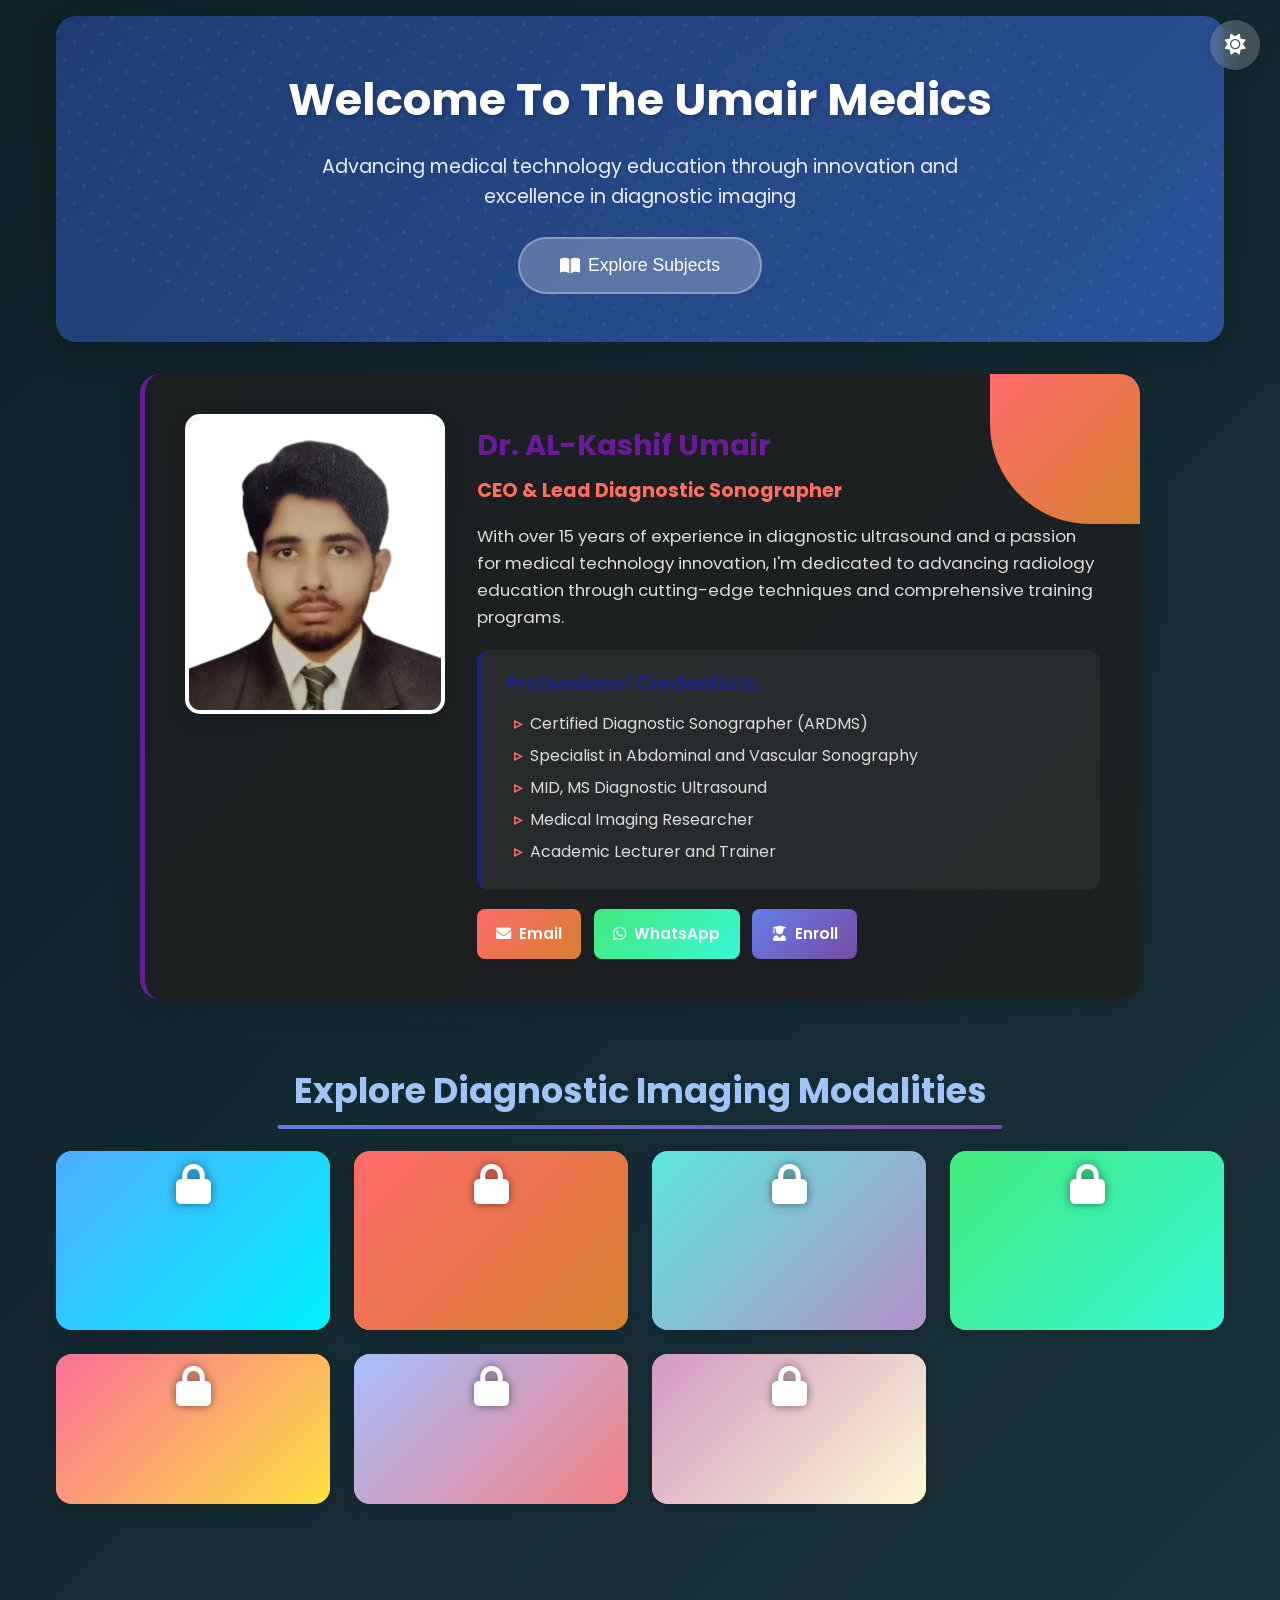
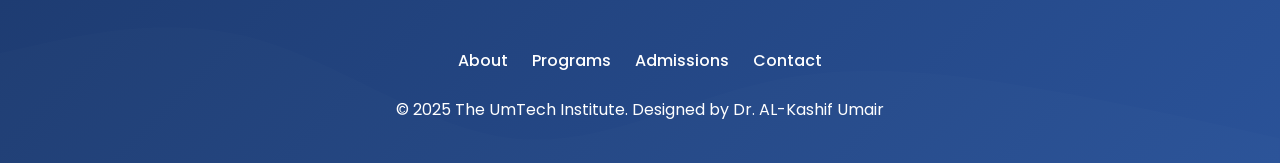
<file: index.html>
<!DOCTYPE html>
<html lang="en">
<head>
  <meta charset="UTF-8" />
  <meta name="viewport" content="width=device-width, initial-scale=1.0"/>
  <meta name="description" content="The Umair Medics - Premier Diagnostic Imaging Education">
  <meta name="keywords" content="diagnostic imaging, ultrasound, x-ray, MRI, CT scan, medical education">
  <title>TheUmTech | Advanced Diagnostic Imaging Institute</title>
  <link rel="stylesheet" href="https://cdnjs.cloudflare.com/ajax/libs/font-awesome/6.0.0-beta3/css/all.min.css" />
  <link href="https://fonts.googleapis.com/css2?family=Poppins:wght@300;400;500;600;700&display=swap" rel="stylesheet">

  <style>
    :root {
      --primary-color: #1a237e;
      --primary-light: #534bae;
      --secondary-color: #ff6f61;
      --accent-color: #25D366;
      --light-bg: #f8f9fa;
      --card-bg: #ffffff;
      --text-color: #2d3748;
      --text-light: #4a5568;
      --brand-color: #6a1b9a;
      --gradient-1: linear-gradient(135deg, #667eea 0%, #764ba2 100%);
      --gradient-2: linear-gradient(135deg, #ff6b6b 0%, #d68130 100%);
      --gradient-3: linear-gradient(135deg, #4facfe 0%, #00f2fe 100%);
      --gradient-4: linear-gradient(135deg, #43e97b 0%, #38f9d7 100%);
      --gradient-5: linear-gradient(135deg, #fa709a 0%, #fee140 100%);
      --gradient-6: linear-gradient(135deg, #a6c0fe 0%, #f68084 100%);
      --gradient-7: linear-gradient(135deg, #5ee7df 0%, #b490ca 100%);
      --gradient-8: linear-gradient(135deg, #d299c2 0%, #fef9d7 100%);
    }

    * { 
      margin: 0; 
      padding: 0; 
      box-sizing: border-box; 
    }
    
    body {
      font-family: 'Poppins', sans-serif;
      background: linear-gradient(135deg, #0f2027, #203a43, #2c5364);
      background-size: 300% 300%;
      animation: gradientShift 15s ease infinite;
      color: #eaeaea;
      line-height: 1.6;
      overflow-x: hidden;
      transition: background 1s ease, color 1s ease;
    }

    @keyframes gradientShift {
      0% { background-position: 0% 50%; }
      50% { background-position: 100% 50%; }
      100% { background-position: 0% 50%; }
    }

    .container {
      max-width: 1200px;
      margin: 0 auto;
      padding: 1rem;
    }

    /* Welcome Section with Enhanced Animations */
    .welcome-section {
      text-align: center;
      margin-bottom: 2rem;
      padding: 3rem 1rem;
      background: linear-gradient(135deg, #1e3c72, #2a5298);
      border-radius: 20px;
      color: white;
      box-shadow: 0 10px 30px rgba(0,0,0,0.2);
      position: relative;
      overflow: hidden;
      animation: fadeInUp 1.2s ease-out;
    }

    .welcome-section::before {
      content: '';
      position: absolute;
      top: -50%;
      left: -50%;
      width: 200%;
      height: 200%;
      background: radial-gradient(circle, rgba(255,255,255,0.1) 0%, transparent 20%);
      background-size: 20px 20px;
      transform: rotate(30deg);
      pointer-events: none;
    }

    .welcome-heading {
      font-size: 2.8rem;
      margin-bottom: 1rem;
      font-weight: 700;
      text-shadow: 2px 2px 4px rgba(0,0,0,0.2);
      animation: textGlow 3s ease-in-out infinite alternate;
    }

    @keyframes textGlow {
      from { text-shadow: 2px 2px 4px rgba(0,0,0,0.2); }
      to { text-shadow: 2px 2px 20px rgba(255,255,255,0.5); }
    }

    .welcome-subheading {
      font-size: 1.2rem;
      margin-bottom: 1.5rem;
      color: rgba(255,255,255,0.9);
      max-width: 700px;
      margin-left: auto;
      margin-right: auto;
      animation: fadeIn 2s ease-out 0.5s both;
    }

    .welcome-button {
      padding: 1rem 2.5rem;
      font-size: 1.1rem;
      border-radius: 50px;
      background: rgba(255,255,255,0.25);
      backdrop-filter: blur(10px);
      color: white;
      border: 2px solid rgba(255,255,255,0.3);
      cursor: pointer;
      transition: all 0.4s ease;
      position: relative;
      overflow: hidden;
      animation: pulse 2s infinite;
      display: inline-flex;
      align-items: center;
      gap: 0.5rem;
    }

    .welcome-button:hover { 
      background: rgba(255,255,255,0.35); 
      transform: translateY(-5px);
      box-shadow: 0 10px 20px rgba(0,0,0,0.2);
    }

    @keyframes pulse {
      0% { box-shadow: 0 0 0 0 rgba(255, 255, 255, 0.4); }
      70% { box-shadow: 0 0 0 15px rgba(255, 255, 255, 0); }
      100% { box-shadow: 0 0 0 0 rgba(255, 255, 255, 0); }
    }

    /* Profile Section with Enhanced Animations */
    .profile-container {
      display: flex;
      flex-direction: column;
      background: rgba(30,30,30,0.8);
      border-radius: 20px;
      box-shadow: 0 10px 30px rgba(0,0,0,0.1);
      padding: 2.5rem;
      margin: 2rem auto;
      border-left: 5px solid var(--brand-color);
      max-width: 1000px;
      position: relative;
      overflow: hidden;
      animation: slideInLeft 1s ease-out;
      color: #ddd;
    }

    .profile-container::before {
      content: '';
      position: absolute;
      top: 0;
      right: 0;
      width: 150px;
      height: 150px;
      background: var(--gradient-2);
      border-radius: 0 0 0 100px;
      z-index: 0;
    }

    @media (min-width: 768px) {
      .profile-container { 
        flex-direction: row; 
        gap: 2rem; 
      }
    }

    .profile-image-container {
      width: 260px;
      height: 300px;
      border-radius: 15px;
      overflow: hidden;
      flex-shrink: 0;
      background: var(--gradient-3);
      border: 4px solid white;
      box-shadow: 0 8px 20px rgba(0,0,0,0.15);
      animation: float 6s ease-in-out infinite;
      position: relative;
      z-index: 1;
    }

    @keyframes float {
      0%, 100% { transform: translateY(0); }
      50% { transform: translateY(-15px); }
    }

    .profile-image { 
      width: 100%; 
      height: 100%; 
      object-fit: cover;
      transition: transform 0.5s ease;
    }

    .profile-image-container:hover .profile-image {
      transform: scale(1.05);
    }

    .profile-content { 
      flex: 1; 
      padding-top: 0.5rem;
      position: relative;
      z-index: 1;
    }

    .profile-name {
      color: var(--brand-color);
      font-size: 1.8rem;
      font-weight: 700;
      text-decoration: none;
      margin-bottom: 0.5rem;
      display: inline-block;
      position: relative;
      transition: color 0.3s ease;
    }

    .profile-name::after {
      content: '';
      position: absolute;
      bottom: -5px;
      left: 0;
      width: 0;
      height: 3px;
      background: var(--gradient-2);
      transition: width 0.3s ease;
    }

    .profile-name:hover::after {
      width: 100%;
    }

    .profile-name:hover {
      color: var(--primary-color);
    }

    .profile-title {
      color: var(--secondary-color);
      font-size: 1.2rem;
      margin-bottom: 1rem;
      animation: fadeIn 1s ease-out 0.8s both;
    }

    .profile-description {
      color: #ddd;
      font-size: 1.05rem;
      margin-bottom: 1.2rem;
      animation: fadeIn 1s ease-out 1s both;
    }

    .credentials {
      background: rgba(255,255,255,0.05);
      padding: 1.2rem 1.5rem;
      border-radius: 12px;
      border-left: 5px solid var(--primary-color);
      margin-bottom: 1.2rem;
      backdrop-filter: blur(5px);
      animation: fadeIn 1s ease-out 1.2s both;
    }

    .credentials h3 {
      font-size: 1.2rem;
      margin-bottom: 0.7rem;
      color: var(--primary-color);
    }

    .credentials-list {
      list-style-type: none;
    }

    .credentials-list li {
      margin-bottom: 0.4rem;
      padding-left: 1.5rem;
      position: relative;
      animation: slideInRight 0.5s ease-out both;
    }

    .credentials-list li:nth-child(1) { animation-delay: 1.4s; }
    .credentials-list li:nth-child(2) { animation-delay: 1.5s; }
    .credentials-list li:nth-child(3) { animation-delay: 1.6s; }
    .credentials-list li:nth-child(4) { animation-delay: 1.7s; }
    .credentials-list li:nth-child(5) { animation-delay: 1.8s; }

    .credentials-list li::before {
      content: "▹";
      position: absolute;
      left: 0.5rem;
      color: var(--secondary-color);
      font-weight: bold;
    }

    .contact-links {
      display: flex;
      flex-wrap: wrap;
      gap: 0.8rem;
      animation: fadeIn 1s ease-out 2s both;
    }

    .contact-link {
      padding: 0.8rem 1.2rem;
      border-radius: 8px;
      text-decoration: none;
      color: white;
      font-weight: 600;
      font-size: 0.95rem;
      transition: all 0.3s ease;
      display: inline-flex;
      align-items: center;
      gap: 0.5rem;
      box-shadow: 0 4px 10px rgba(0,0,0,0.1);
    }

    .contact-link:hover {
      transform: translateY(-5px);
      box-shadow: 0 8px 15px rgba(0,0,0,0.2);
    }

    .email-link { background: var(--gradient-2); }
    .whatsapp-link { background: var(--gradient-4); }
    .form-link { background: var(--gradient-1); }

    /* Subjects Section with Enhanced Animations */
    .subject-section {
      padding: 2rem 0;
      animation: fadeIn 1s ease-out 0.5s both;
    }

    .section-heading {
      text-align: center;
      font-size: 2.2rem;
      color: #a2c2fa;
      margin-bottom: 2rem;
      font-weight: 700;
      position: relative;
      display: inline-block;
      left: 50%;
      transform: translateX(-50%);
      padding: 0 1rem;
    }

    .section-heading::after {
      content: '';
      position: absolute;
      bottom: -10px;
      left: 0;
      width: 100%;
      height: 4px;
      background: var(--gradient-1);
      border-radius: 3px;
    }

    .subject-grid {
      display: grid;
      grid-template-columns: repeat(auto-fit, minmax(240px, 1fr));
      gap: 1.5rem;
    }

    .subject-card {
      padding: 2rem 1.5rem;
      border-radius: 16px;
      text-align: center;
      color: #fff;
      font-weight: 600;
      font-size: 1.15rem;
      transition: all 0.5s ease;
      min-height: 120px;
      box-shadow: 0 6px 15px rgba(0,0,0,0.1);
      display: flex;
      flex-direction: column;
      align-items: center;
      justify-content: center;
      position: relative;
      overflow: hidden;
      z-index: 1;
      text-decoration: none;
      animation: fadeInUp 0.8s ease-out both;
      cursor: pointer;
    }

    .subject-card:nth-child(1) { animation-delay: 0.6s; }
    .subject-card:nth-child(2) { animation-delay: 0.7s; }
    .subject-card:nth-child(3) { animation-delay: 0.8s; }
    .subject-card:nth-child(4) { animation-delay: 0.9s; }
    .subject-card:nth-child(5) { animation-delay: 1.0s; }
    .subject-card:nth-child(6) { animation-delay: 1.1s; }
    .subject-card:nth-child(7) { animation-delay: 1.2s; }

    .subject-card::before {
      content: '';
      position: absolute;
      top: 0;
      left: 0;
      width: 100%;
      height: 100%;
      background: inherit;
      z-index: -1;
      transition: opacity 0.3s ease;
    }

    .subject-card::after {
      content: '';
      position: absolute;
      top: 0;
      left: 0;
      width: 100%;
      height: 100%;
      background: rgba(0,0,0,0.1);
      z-index: -1;
      opacity: 0;
      transition: opacity 0.3s ease;
    }

    .subject-card:hover {
      transform: translateY(-10px) scale(1.05);
      box-shadow: 0 15px 30px rgba(0,0,0,0.2);
    }

    .subject-card:hover::after {
      opacity: 1;
    }

    .subject-card i {
      font-size: 2.5rem;
      margin-bottom: 1rem;
      transition: transform 0.3s ease;
    }

    .subject-card:hover i {
      transform: scale(1.2);
    }

    .subject-card.locked::after {
      content: '';
      position: absolute;
      top: 0;
      left: 0;
      width: 100%;
      height: 100%;
      background: rgba(0, 0, 0, 0.7);
      border-radius: 16px;
      z-index: 1;
    }

    .subject-card.locked::before {
      content: '\f023';
      font-family: 'Font Awesome 6 Free';
      font-weight: 900;
      position: absolute;
      top: 50%;
      left: 50%;
      transform: translate(-50%, -50%);
      font-size: 2.5rem;
      color: white;
      z-index: 2;
      text-shadow: 0 0 10px rgba(0,0,0,0.5);
    }

    /* Password Modal */
    .password-modal {
      position: fixed;
      top: 50%;
      left: 50%;
      transform: translate(-50%, -50%) scale(0);
      background: rgba(0, 0, 0, 0.95);
      backdrop-filter: blur(10px);
      border-radius: 20px;
      padding: 3rem;
      z-index: 1000;
      box-shadow: 0 25px 50px rgba(0,0,0,0.5);
      text-align: center;
      min-width: 350px;
      max-width: 90vw;
      border: 2px solid rgba(255,255,255,0.1);
      transition: transform 0.4s ease;
    }

    .password-modal.active {
      transform: translate(-50%, -50%) scale(1);
    }

    .password-modal h3 {
      color: white;
      font-size: 1.8rem;
      margin-bottom: 0.5rem;
      text-shadow: 0 0 10px rgba(255,255,255,0.3);
    }

    .password-modal .subject-name {
      color: var(--secondary-color);
      font-size: 1.5rem;
      margin-bottom: 2rem;
      font-weight: 600;
    }

    .password-input-container {
      position: relative;
      margin: 1.5rem 0;
    }

    .password-input {
      width: 100%;
      padding: 1rem 1.5rem;
      font-size: 1.2rem;
      border: 2px solid rgba(255,255,255,0.2);
      border-radius: 10px;
      background: rgba(255,255,255,0.1);
      color: white;
      text-align: center;
      letter-spacing: 0.3rem;
      font-family: 'Courier New', monospace;
      transition: all 0.3s ease;
    }

    .password-input:focus {
      outline: none;
      border-color: var(--secondary-color);
      box-shadow: 0 0 15px rgba(255,111,97,0.3);
    }

    .password-input::placeholder {
      letter-spacing: normal;
      color: rgba(255,255,255,0.5);
    }

    .toggle-password {
      position: absolute;
      right: 15px;
      top: 50%;
      transform: translateY(-50%);
      background: none;
      border: none;
      color: rgba(255,255,255,0.7);
      cursor: pointer;
      font-size: 1.2rem;
      transition: color 0.3s ease;
    }

    .toggle-password:hover {
      color: white;
    }

    .password-feedback {
      height: 20px;
      margin: 0.5rem 0;
      font-size: 0.9rem;
      transition: all 0.3s ease;
    }

    .password-feedback.error {
      color: #ff6b6b;
    }

    .password-feedback.success {
      color: #43e97b;
    }

    .password-buttons {
      display: flex;
      gap: 1rem;
      margin-top: 1.5rem;
    }

    .password-btn {
      flex: 1;
      padding: 1rem;
      border: none;
      border-radius: 10px;
      font-size: 1rem;
      font-weight: 600;
      cursor: pointer;
      transition: all 0.3s ease;
      display: flex;
      align-items: center;
      justify-content: center;
      gap: 0.5rem;
    }

    .submit-btn {
      background: var(--gradient-4);
      color: white;
    }

    .submit-btn:hover {
      transform: translateY(-3px);
      box-shadow: 0 5px 15px rgba(67, 233, 123, 0.3);
    }

    .cancel-btn {
      background: rgba(255,255,255,0.1);
      color: white;
    }

    .cancel-btn:hover {
      background: rgba(255,255,255,0.2);
      transform: translateY(-3px);
    }

    .close-btn {
      position: absolute;
      top: 15px;
      right: 15px;
      background: rgba(255,255,255,0.1);
      border: none;
      color: white;
      width: 30px;
      height: 30px;
      border-radius: 50%;
      cursor: pointer;
      font-size: 1.2rem;
      display: flex;
      align-items: center;
      justify-content: center;
      transition: all 0.3s ease;
    }

    .close-btn:hover {
      background: rgba(255,255,255,0.2);
      transform: rotate(90deg);
    }

    .overlay {
      position: fixed;
      top: 0;
      left: 0;
      width: 100%;
      height: 100%;
      background: rgba(0, 0, 0, 0.8);
      backdrop-filter: blur(5px);
      z-index: 999;
      display: none;
    }

    .overlay.active {
      display: block;
    }

    /* Access Granted Animation */
    @keyframes accessGranted {
      0% { transform: scale(1); }
      50% { transform: scale(1.1); }
      100% { transform: scale(1); }
    }

    .access-granted {
      animation: accessGranted 0.5s ease;
      color: #43e97b !important;
    }

    /* Footer with Enhanced Animations */
    footer {
      background: linear-gradient(135deg, #1e3c72, #2a5298);
      color: white;
      text-align: center;
      padding: 2.5rem 0;
      font-size: 1rem;
      margin-top: 3rem;
      position: relative;
      overflow: hidden;
      transition: background 1s ease;
    }

    footer::before {
      content: '';
      position: absolute;
      top: 0;
      left: 0;
      width: 100%;
      height: 100%;
      background: url("data:image/svg+xml,%3Csvg xmlns='http://www.w3.org/2000/svg' viewBox='0 0 1440 320'%3E%3Cpath fill='%23ffffff' fill-opacity='0.1' d='M0,128L48,117.3C96,107,192,85,288,112C384,139,480,213,576,224C672,235,768,181,864,160C960,139,1056,149,1152,165.3C1248,181,1344,203,1392,213.3L1440,224L1440,320L1392,320C1344,320,1248,320,1152,320C1056,320,960,320,864,320C768,320,672,320,576,320C480,320,384,320,288,320C192,320,96,320,48,320L0,320Z'%3E%3C/path%3E%3C/svg%3E");
      background-size: cover;
      background-position: center;
      opacity: 0.1;
    }

    .footer-links {
      display: flex;
      justify-content: center;
      gap: 1.5rem;
      margin-bottom: 1rem;
      flex-wrap: wrap;
      position: relative;
      z-index: 1;
    }

    .footer-link {
      color: white;
      text-decoration: none;
      font-weight: 500;
      position: relative;
      padding: 0.5rem 0;
      transition: color 0.3s ease;
    }

    .footer-link::after {
      content: '';
      position: absolute;
      bottom: 0;
      left: 0;
      width: 0;
      height: 2px;
      background: white;
      transition: width 0.3s ease;
    }

    .footer-link:hover::after { 
      width: 100%; 
    }

    .footer-link:hover {
      color: rgba(255,255,255,0.9);
    }

    footer p {
      position: relative;
      z-index: 1;
    }

    /* Animation Keyframes */
    @keyframes fadeIn {
      from { opacity: 0; }
      to { opacity: 1; }
    }

    @keyframes fadeInUp {
      from { 
        opacity: 0; 
        transform: translateY(30px); 
      }
      to { 
        opacity: 1; 
        transform: translateY(0); 
      }
    }

    @keyframes slideInLeft {
      from { 
        opacity: 0; 
        transform: translateX(-50px); 
      }
      to { 
        opacity: 1; 
        transform: translateX(0); 
      }
    }

    @keyframes slideInRight {
      from { 
        opacity: 0; 
        transform: translateX(30px); 
      }
      to { 
        opacity: 1; 
        transform: translateX(0); 
      }
    }

    /* Day Mode Styles */
    body.day {
      background: var(--gradient-1);
      background-size: 300% 300%;
      animation: gradientShift 15s ease infinite;
      color: var(--text-color);
    }
    
    body.day .welcome-section,
    body.day footer {
      background: var(--gradient-1);
    }
    
    body.day .profile-container {
      background: var(--card-bg);
      color: var(--text-color);
    }
    
    body.day .credentials {
      background: linear-gradient(to right, rgba(248,249,250,0.7), rgba(248,249,250,0.9));
    }
    
    body.day .section-heading {
      color: var(--primary-color);
    }

    body.day .profile-description {
      color: var(--text-light);
    }

    /* Toggle Button */
    .toggle-mode {
      position: fixed;
      top: 20px;
      right: 20px;
      width: 50px;
      height: 50px;
      border-radius: 50%;
      border: none;
      background: rgba(255,255,255,0.2);
      backdrop-filter: blur(10px);
      color: white;
      font-size: 1.3rem;
      cursor: pointer;
      z-index: 999;
      display: flex;
      align-items: center;
      justify-content: center;
      transition: all 0.4s ease;
      box-shadow: 0 4px 15px rgba(0,0,0,0.1);
    }
    
    .toggle-mode:hover {
      transform: rotate(20deg) scale(1.1);
      background: rgba(255,255,255,0.3);
    }

    /* Responsive Adjustments */
    @media (max-width: 768px) {
      .welcome-heading {
        font-size: 2.2rem;
      }
      
      .welcome-subheading {
        font-size: 1.1rem;
      }
      
      .profile-container {
        padding: 1.5rem;
      }
      
      .profile-image-container {
        width: 220px;
        height: 260px;
        margin: 0 auto 1.5rem;
      }
      
      .subject-card {
        padding: 1.5rem 1rem;
      }

      .password-modal {
        padding: 2rem;
        min-width: 300px;
      }

      .password-buttons {
        flex-direction: column;
      }

      .footer-links {
        flex-wrap: wrap;
      }
    }

    @media (max-width: 480px) {
      .container {
        padding: 0.5rem;
      }
      
      .welcome-heading {
        font-size: 1.8rem;
      }
      
      .profile-container {
        flex-direction: column;
      }
      
      .contact-links {
        justify-content: center;
      }
      
      .subject-grid {
        grid-template-columns: 1fr;
      }

      .password-modal {
        padding: 1.5rem;
        min-width: 280px;
      }

      .password-modal h3 {
        font-size: 1.4rem;
      }

      .password-modal .subject-name {
        font-size: 1.2rem;
      }
    }
  </style>
</head>

<body class="night">
  <!-- Password Modal -->
  <div class="overlay" id="overlay"></div>
  <div class="password-modal" id="passwordModal">
    <button class="close-btn" id="closeBtn"><i class="fas fa-times"></i></button>
    <h3>Enter Access Code</h3>
    <div class="subject-name" id="subjectName"></div>
    
    <div class="password-input-container">
      <input type="password" class="password-input" id="passwordInput" 
             placeholder="Enter 4-digit code" maxlength="4" autocomplete="off">
      <button class="toggle-password" id="togglePassword" type="button">
        <i class="fas fa-eye"></i>
      </button>
    </div>
    
    <div class="password-feedback" id="passwordFeedback"></div>
    
    <div class="password-buttons">
      <button class="password-btn cancel-btn" id="cancelBtn">
        <i class="fas fa-times"></i> Cancel
      </button>
      <button class="password-btn submit-btn" id="submitBtn">
        <i class="fas fa-unlock"></i> Unlock
      </button>
    </div>
  </div>

  <button class="toggle-mode" id="modeBtn"><i class="fa-solid fa-sun"></i></button>

  <div class="container">
    <section class="welcome-section">
      <h1 class="welcome-heading">Welcome To The Umair Medics</h1>
      <p class="welcome-subheading">Advancing medical technology education through innovation and excellence in diagnostic imaging</p>
      <button class="welcome-button" onclick="document.getElementById('subjects').scrollIntoView({behavior:'smooth'});">
        <i class="fas fa-book-open"></i> Explore Subjects
      </button>
    </section>

    <div class="profile-container">
      <div class="profile-image-container">
        <img src="profile.jpg.png" alt="Dr. AL-Kashif Umair" class="profile-image"
        onerror="this.src='https://via.placeholder.com/236x320/667eea/ffffff?text=Dr.+AL-Kashif+Umair';this.onerror=null;">
      </div>

      <div class="profile-content">
        <a href="https://www.facebook.com/1MUmairUllah/" target="_blank" class="profile-name">Dr. AL-Kashif Umair</a>
        <h2 class="profile-title">CEO & Lead Diagnostic Sonographer</h2>
        <p class="profile-description">
          With over 15 years of experience in diagnostic ultrasound and a passion for medical technology innovation, I'm dedicated to advancing radiology education through cutting-edge techniques and comprehensive training programs.
        </p>

        <div class="credentials">
          <h3>Professional Credentials:</h3>
          <ul class="credentials-list">
            <li>Certified Diagnostic Sonographer (ARDMS)</li>
            <li>Specialist in Abdominal and Vascular Sonography</li>
            <li>MID, MS Diagnostic Ultrasound</li>
            <li>Medical Imaging Researcher</li>
            <li>Academic Lecturer and Trainer</li>
          </ul>
        </div>

        <div class="contact-links">
          <a href="mailto:hafizumairm01@gmail.com" class="contact-link email-link">
            <i class="fas fa-envelope"></i> Email
          </a>
          <a href="https://wa.me/923072441718" class="contact-link whatsapp-link">
            <i class="fab fa-whatsapp"></i> WhatsApp
          </a>
          <a href="student-form.html" target="_blank" class="contact-link form-link">
            <i class="fas fa-user-graduate"></i> Enroll
          </a>
        </div>
      </div>
    </div>

    <section class="subject-section" id="subjects">
      <h2 class="section-heading">Explore Diagnostic Imaging Modalities</h2>
      <div class="subject-grid">
        <div class="subject-card locked" style="background: var(--gradient-3);" 
             data-url="Ultrasound.html" data-code="0001" data-name="Ultrasound Imaging">
          <i class="fas fa-procedures"></i> Ultrasound Imaging
        </div>
        <div class="subject-card locked" style="background: var(--gradient-2);" 
             data-url="xray.html" data-code="0002" data-name="Radiography (X-ray)">
          <i class="fas fa-x-ray"></i> Radiography (X-ray)
        </div>
        <div class="subject-card locked" style="background: var(--gradient-7);" 
             data-url="MRI.html" data-code="0003" data-name="Magnetic Resonance">
          <i class="fas fa-magnet"></i> Magnetic Resonance
        </div>
        <div class="subject-card locked" style="background: var(--gradient-4);" 
             data-url="CT Scan.html" data-code="0004" data-name="Computed Tomography">
          <i class="fas fa-brain"></i> Computed Tomography
        </div>
        <div class="subject-card locked" style="background: var(--gradient-5);" 
             data-url="NM.html" data-code="0005" data-name="Nuclear Medicine">
          <i class="fas fa-atom"></i> Nuclear Medicine
        </div>
        <div class="subject-card locked" style="background: var(--gradient-6);" 
             data-url="fluoroscopy.html" data-code="0006" data-name="Fluoroscopy">
          <i class="fas fa-video"></i> Fluoroscopy
        </div>
        <div class="subject-card locked" style="background: var(--gradient-8);" 
             data-url="Subjects/dexa.html" data-code="0007" data-name="Bone Densitometry">
          <i class="fas fa-bone"></i> Bone Densitometry
        </div>
      </div>
    </section>
  </div>

  <footer>
    <div class="footer-links">
      <a href="#profile" class="footer-link">About</a>
      <a href="#subjects" class="footer-link">Programs</a>
      <a href="student-form.html" class="footer-link">Admissions</a>
      <a href="mailto:hafizumairm01@gmail.com" class="footer-link">Contact</a>
    </div>
    <p>&copy; 2025 The UmTech Institute. Designed by Dr. AL-Kashif Umair</p>
  </footer>

  <script>
    // Night mode toggle
    const modeBtn = document.getElementById("modeBtn");
    const icon = modeBtn.querySelector("i");

    modeBtn.addEventListener("click", () => {
      document.body.classList.toggle("night");
      document.body.classList.toggle("day");
      icon.classList.toggle("fa-moon");
      icon.classList.toggle("fa-sun");
    });

    // Auto gradient shift every 12s
    const gradients = [
      "linear-gradient(135deg, #667eea, #764ba2)",
      "linear-gradient(135deg, #ff6b6b, #ff9a3d)",
      "linear-gradient(135deg, #4facfe, #00f2fe)",
      "linear-gradient(135deg, #43e97b, #38f9d7)",
      "linear-gradient(135deg, #fa709a, #fee140)"
    ];
    let g = 0;
    setInterval(() => {
      if (document.body.classList.contains("day")) {
        document.querySelector(".welcome-section").style.background = gradients[g];
        document.querySelector("footer").style.background = gradients[g];
        g = (g + 1) % gradients.length;
      }
    }, 12000);

    // Add scroll animations
    const observerOptions = {
      threshold: 0.1,
      rootMargin: '0px 0px -50px 0px'
    };

    const observer = new IntersectionObserver((entries) => {
      entries.forEach(entry => {
        if (entry.isIntersecting) {
          entry.target.style.animationPlayState = 'running';
          observer.unobserve(entry.target);
        }
      });
    }, observerOptions);

    // Observe elements for scroll animations
    document.querySelectorAll('.profile-container, .subject-section, .subject-card').forEach(el => {
      observer.observe(el);
    });

    // Password Protection System
    const subjectCards = document.querySelectorAll('.subject-card');
    const passwordModal = document.getElementById('passwordModal');
    const overlay = document.getElementById('overlay');
    const closeBtn = document.getElementById('closeBtn');
    const cancelBtn = document.getElementById('cancelBtn');
    const submitBtn = document.getElementById('submitBtn');
    const togglePassword = document.getElementById('togglePassword');
    const passwordInput = document.getElementById('passwordInput');
    const subjectNameElement = document.getElementById('subjectName');
    const passwordFeedback = document.getElementById('passwordFeedback');

    let currentCard = null;
    let unlockedCards = JSON.parse(localStorage.getItem('unlockedCards')) || [];

    // Initialize unlocked cards
    subjectCards.forEach(card => {
      const cardName = card.getAttribute('data-name');
      if (unlockedCards.includes(cardName)) {
        card.classList.remove('locked');
        card.style.cursor = 'pointer';
        card.title = "Click to access";
      }
    });

    // Add click event to each subject card
    subjectCards.forEach(card => {
      card.addEventListener('click', function() {
        const cardName = this.getAttribute('data-name');
        
        // If card is already unlocked, open it
        if (unlockedCards.includes(cardName)) {
          const url = this.getAttribute('data-url');
          window.open(url, '_blank');
          return;
        }
        
        // Otherwise, show password modal
        currentCard = this;
        const subjectName = this.getAttribute('data-name');
        
        // Display subject name in modal
        subjectNameElement.textContent = subjectName;
        
        // Reset modal
        passwordInput.value = '';
        passwordFeedback.textContent = '';
        passwordFeedback.className = 'password-feedback';
        
        // Show modal
        passwordModal.classList.add('active');
        overlay.classList.add('active');
        
        // Focus on password input
        setTimeout(() => {
          passwordInput.focus();
        }, 300);
        
        // Prevent body scroll
        document.body.style.overflow = 'hidden';
      });
    });

    // Toggle password visibility
    togglePassword.addEventListener('click', function() {
      const type = passwordInput.getAttribute('type') === 'password' ? 'text' : 'password';
      passwordInput.setAttribute('type', type);
      this.querySelector('i').classList.toggle('fa-eye');
      this.querySelector('i').classList.toggle('fa-eye-slash');
    });

    // Submit password
    submitBtn.addEventListener('click', validatePassword);
    passwordInput.addEventListener('keypress', function(e) {
      if (e.key === 'Enter') {
        validatePassword();
      }
    });

    function validatePassword() {
      const enteredCode = passwordInput.value.trim();
      const correctCode = currentCard.getAttribute('data-code');
      const subjectName = currentCard.getAttribute('data-name');
      
      if (enteredCode === correctCode) {
        // Success
        passwordFeedback.textContent = '✓ Access Granted!';
        passwordFeedback.className = 'password-feedback success';
        passwordInput.classList.add('access-granted');
        
        // Add to unlocked cards
        if (!unlockedCards.includes(subjectName)) {
          unlockedCards.push(subjectName);
          localStorage.setItem('unlockedCards', JSON.stringify(unlockedCards));
        }
        
        // Unlock the card
        currentCard.classList.remove('locked');
        currentCard.style.cursor = 'pointer';
        currentCard.title = "Click to access";
        
        // Open the page after delay
        setTimeout(() => {
          const url = currentCard.getAttribute('data-url');
          closeModal();
          setTimeout(() => {
            window.open(url, '_blank');
          }, 300);
        }, 1000);
        
      } else {
        // Error
        passwordFeedback.textContent = '✗ Incorrect code. Try again.';
        passwordFeedback.className = 'password-feedback error';
        passwordInput.value = '';
        passwordInput.focus();
        
        // Shake animation
        passwordInput.style.animation = 'none';
        setTimeout(() => {
          passwordInput.style.animation = 'shake 0.5s';
        }, 10);
      }
    }

    // Close modal functions
    function closeModal() {
      passwordModal.classList.remove('active');
      overlay.classList.remove('active');
      document.body.style.overflow = 'auto';
      currentCard = null;
      passwordInput.value = '';
      passwordFeedback.textContent = '';
      passwordInput.classList.remove('access-granted');
      passwordInput.setAttribute('type', 'password');
      togglePassword.querySelector('i').className = 'fas fa-eye';
    }

    closeBtn.addEventListener('click', closeModal);
    cancelBtn.addEventListener('click', closeModal);
    overlay.addEventListener('click', closeModal);

    // Close with Escape key
    document.addEventListener('keydown', function(e) {
      if (e.key === 'Escape' && passwordModal.classList.contains('active')) {
        closeModal();
      }
    });

    // Shake animation for incorrect password
    const style = document.createElement('style');
    style.textContent = `
      @keyframes shake {
        0%, 100% { transform: translateX(0); }
        10%, 30%, 50%, 70%, 90% { transform: translateX(-5px); }
        20%, 40%, 60%, 80% { transform: translateX(5px); }
      }
    `;
    document.head.appendChild(style);

    // Auto-focus on password input when modal opens
    passwordModal.addEventListener('transitionend', function() {
      if (passwordModal.classList.contains('active')) {
        passwordInput.focus();
      }
    });

    // Clear all unlocked cards (for testing) - remove in production
    // localStorage.removeItem('unlockedCards');
  </script>
</body>
</html>
</file>
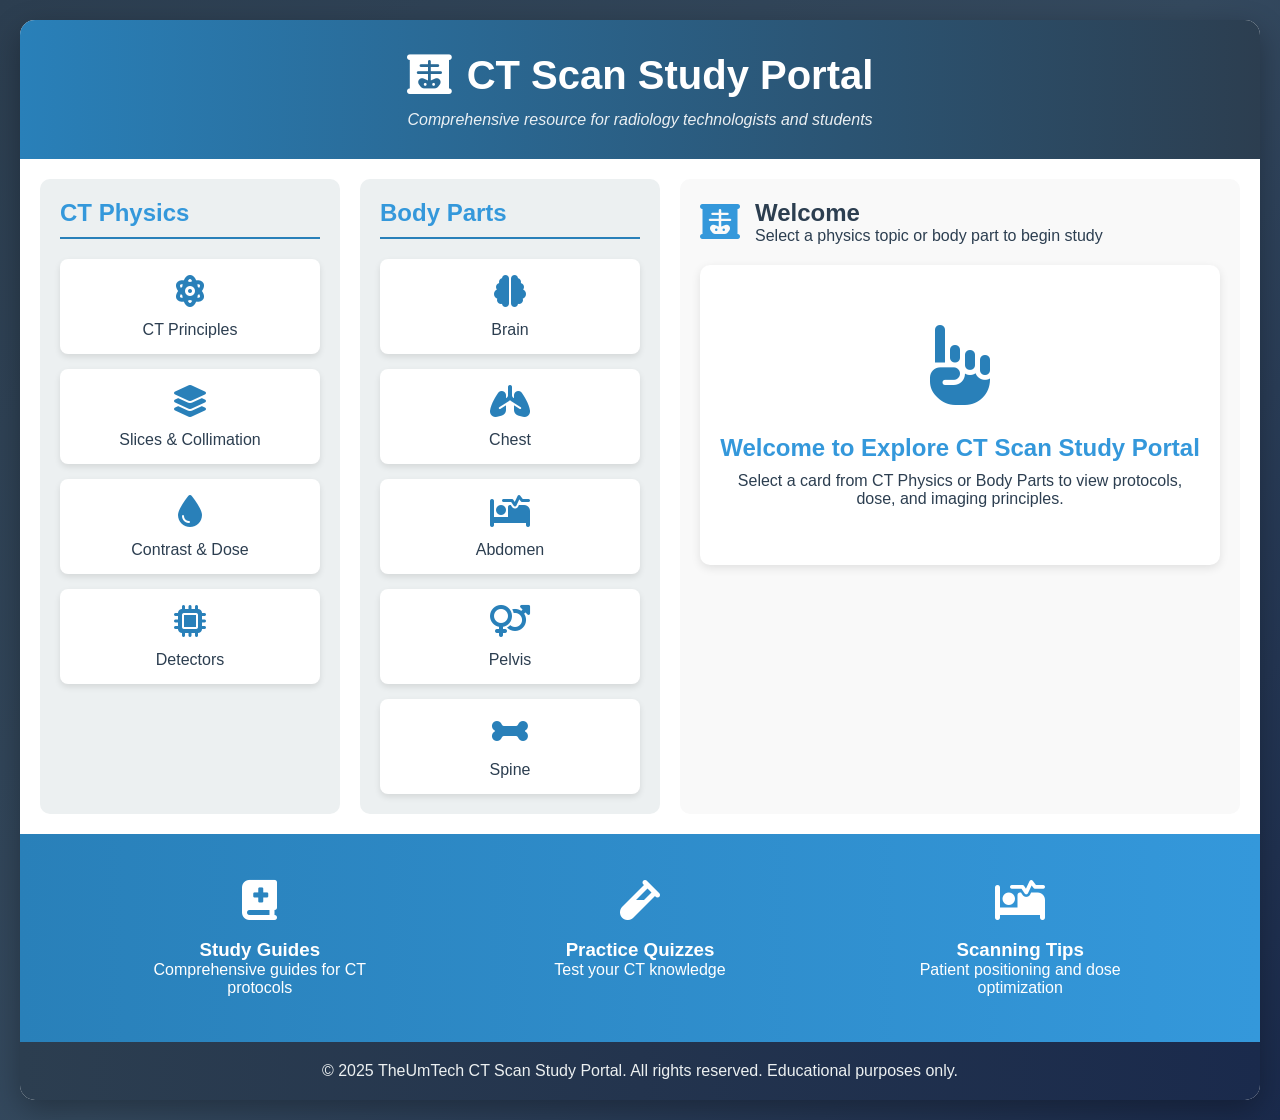
<file: CT Scan.html>
<!DOCTYPE html>
<html lang="en">
<head>
<meta charset="UTF-8">
<meta name="viewport" content="width=device-width, initial-scale=1.0"/>
<title>CT Scan Study Portal - TheUmTech</title>
<link rel="stylesheet" href="https://cdnjs.cloudflare.com/ajax/libs/font-awesome/6.4.0/css/all.min.css">
<style>
* { margin:0; padding:0; box-sizing:border-box; font-family:'Segoe UI', sans-serif; }
body { background: linear-gradient(135deg,#2c3e50,#34495e,#1a2a4c); color:#ecf0f1; min-height:100vh; padding:20px; }
.container { max-width:1400px; margin:auto; background:#fff; border-radius:15px; box-shadow:0 10px 30px rgba(0,0,0,0.3); overflow:hidden; color:#2c3e50; }
header { background: linear-gradient(to right,#2980b9,#2c3e50); color:white; padding:30px; text-align:center; }
.logo { font-size:2.5rem; font-weight:bold; display:flex; justify-content:center; align-items:center; }
.logo-icon { margin-right:15px; font-size:2.8rem; }
.tagline { font-style:italic; margin-top:10px; opacity:0.9; }
.main-content { display:flex; flex-wrap:wrap; padding:20px; }
.section { flex:1; min-width:300px; padding:20px; background:#ecf0f1; border-radius:10px; margin-right:20px; }
.section h2 { color:#3498db; margin-bottom:20px; padding-bottom:10px; border-bottom:2px solid #2980b9; }
.cards-grid { display:grid; grid-template-columns:repeat(auto-fill,minmax(140px,1fr)); gap:15px; }
.card { background:white; border-radius:8px; padding:15px; text-align:center; cursor:pointer; transition:all 0.3s; box-shadow:0 3px 6px rgba(0,0,0,0.1); }
.card:hover { transform:translateY(-5px); box-shadow:0 5px 15px rgba(0,0,0,0.2); background:#2980b9; color:white; }
.card-icon { font-size:2rem; margin-bottom:10px; color:#2980b9; }
.card:hover .card-icon { color:white; }
.study-details { flex:2; min-width:300px; padding:20px; background:#f9f9f9; border-radius:10px; }
.study-header { display:flex; align-items:center; margin-bottom:20px; }
.study-icon { font-size:2.5rem; margin-right:15px; color:#3498db; }
.study-content { background:white; padding:20px; border-radius:10px; box-shadow:0 3px 10px rgba(0,0,0,0.1); min-height:300px; display:flex; flex-direction:column; justify-content:center; align-items:center; text-align:center; }
.welcome-icon { font-size:5rem; color:#2980b9; margin-bottom:20px; }
.welcome-text h2 { color:#3498db; margin-bottom:10px; cursor:pointer; }
.features { display:flex; flex-wrap:wrap; justify-content:space-around; padding:30px; background:linear-gradient(to right,#2980b9,#3498db); color:white; }
.feature { text-align:center; max-width:250px; margin:15px; }
.feature-icon { font-size:2.5rem; margin-bottom:15px; }
footer { text-align:center; padding:20px; background:linear-gradient(to right,#2c3e50,#1a2a4c); color:#ecf0f1; }
@media(max-width:768px){ .main-content{ flex-direction:column; } .section{ margin-right:0; margin-bottom:20px; } }
.active-card { background:#2980b9 !important; color:white !important; }
.active-card .card-icon { color:white !important; }
</style>
</head>
<body>
<div class="container">
<header>
<div class="logo"><span class="logo-icon"><i class="fas fa-x-ray"></i></span><span>CT Scan Study Portal</span></div>
<p class="tagline">Comprehensive resource for radiology technologists and students</p>
</header>

<div class="main-content">
  <!-- CT Physics Section -->
  <div class="section">
    <h2>CT Physics</h2>
    <div class="cards-grid">
      <div class="card" onclick="showPart('physics', this)"><div class="card-icon"><i class="fas fa-atom"></i></div><p>CT Principles</p></div>
      <div class="card" onclick="showPart('slices', this)"><div class="card-icon"><i class="fas fa-layer-group"></i></div><p>Slices & Collimation</p></div>
      <div class="card" onclick="showPart('contrast', this)"><div class="card-icon"><i class="fas fa-tint"></i></div><p>Contrast & Dose</p></div>
      <div class="card" onclick="showPart('detectors', this)"><div class="card-icon"><i class="fas fa-microchip"></i></div><p>Detectors</p></div>
    </div>
  </div>

  <!-- CT Body Parts Section -->
  <div class="section">
    <h2>Body Parts</h2>
    <div class="cards-grid">
      <div class="card" onclick="showPart('brain', this)"><div class="card-icon"><i class="fas fa-brain"></i></div><p>Brain</p></div>
      <div class="card" onclick="showPart('chest', this)"><div class="card-icon"><i class="fas fa-lungs"></i></div><p>Chest</p></div>
      <div class="card" onclick="showPart('abdomen', this)"><div class="card-icon"><i class="fas fa-procedures"></i></div><p>Abdomen</p></div>
      <div class="card" onclick="showPart('pelvis', this)"><div class="card-icon"><i class="fas fa-venus-mars"></i></div><p>Pelvis</p></div>
      <div class="card" onclick="showPart('spine', this)"><div class="card-icon"><i class="fas fa-bone"></i></div><p>Spine</p></div>
    </div>
  </div>

  <!-- Study Details Section -->
  <div class="study-details">
    <div class="study-header">
      <div class="study-icon"><i class="fas fa-x-ray"></i></div>
      <div><h2>Welcome</h2><p>Select a physics topic or body part to begin study</p></div>
    </div>
    <div class="study-content">
      <div class="welcome-icon"><i class="fas fa-hand-point-up"></i></div>
      <div class="welcome-text">
        <h2><a href="index.html" style="text-decoration:none;color:#3498db;">Welcome to Explore CT Scan Study Portal</a></h2>
        <p>Select a card from CT Physics or Body Parts to view protocols, dose, and imaging principles.</p>
      </div>
    </div>
  </div>
</div>

<div class="features">
  <div class="feature"><div class="feature-icon"><i class="fas fa-book-medical"></i></div><h3>Study Guides</h3><p>Comprehensive guides for CT protocols</p></div>
  <div class="feature"><div class="feature-icon"><i class="fas fa-vial"></i></div><h3>Practice Quizzes</h3><p>Test your CT knowledge</p></div>
  <div class="feature"><div class="feature-icon"><i class="fas fa-procedures"></i></div><h3>Scanning Tips</h3><p>Patient positioning and dose optimization</p></div>
</div>

<footer>
<p>© 2025 TheUmTech CT Scan Study Portal. All rights reserved. Educational purposes only.</p>
</footer>
</div>

<script>
function showPart(part, element){
  const cards = document.querySelectorAll('.card');
  cards.forEach(card=>card.classList.remove('active-card'));
  element.classList.add('active-card');

  const studyHeader=document.querySelector('.study-header');
  const studyIcon=document.querySelector('.study-icon');
  const welcomeText=document.querySelector('.welcome-text');

  let iconClass='', title='', subtitle='', welcomeHeading='', welcomeParagraph='';

  switch(part){
    case 'physics': iconClass='fas fa-atom'; title='CT Physics'; subtitle='Fundamentals of CT'; welcomeHeading='CT Physics'; welcomeParagraph='Covers X-ray generation, detectors, reconstruction, and image quality.'; break;
    case 'slices': iconClass='fas fa-layer-group'; title='Slices & Collimation'; subtitle='CT Slices'; welcomeHeading='Slices & Collimation'; welcomeParagraph='Determines slice thickness, resolution, and coverage.'; break;
    case 'contrast': iconClass='fas fa-tint'; title='Contrast & Dose'; subtitle='Contrast Media & Radiation'; welcomeHeading='Contrast & Dose'; welcomeParagraph='Optimization of contrast use and patient radiation dose.'; break;
    case 'detectors': iconClass='fas fa-microchip'; title='Detectors'; subtitle='CT Detectors'; welcomeHeading='CT Detectors'; welcomeParagraph='Types, efficiency, and role in image quality.'; break;

    case 'brain': iconClass='fas fa-brain'; title='Brain CT'; subtitle='Neuro Imaging'; welcomeHeading='Brain CT'; welcomeParagraph='Includes non-contrast, contrast-enhanced, and CTA imaging.'; break;
    case 'chest': iconClass='fas fa-lungs'; title='Chest CT'; subtitle='Thoracic Imaging'; welcomeHeading='Chest CT'; welcomeParagraph='Covers lungs, mediastinum, and cardiac-gated scans.'; break;
    case 'abdomen': iconClass='fas fa-procedures'; title='Abdomen CT'; subtitle='Abdominal Imaging'; welcomeHeading='Abdomen CT'; welcomeParagraph='Evaluation of liver, pancreas, kidneys, GI tract, and vasculature.'; break;
    case 'pelvis': iconClass='fas fa-venus-mars'; title='Pelvis CT'; subtitle='Pelvic Imaging'; welcomeHeading='Pelvis CT'; welcomeParagraph='Covers bladder, prostate, uterus, and pelvic vasculature.'; break;
    case 'spine': iconClass='fas fa-bone'; title='Spine CT'; subtitle='Spinal Imaging'; welcomeHeading='Spine CT'; welcomeParagraph='Cervical, thoracic, lumbar, and sacral spine evaluation.'; break;
  }

  studyIcon.innerHTML = iconClass ? `<i class="${iconClass}"></i>` : '';
  studyHeader.querySelector('h2').textContent = title;
  studyHeader.querySelector('p').textContent = subtitle;

  welcomeText.innerHTML = `<h2><a href="${part}.html" style="text-decoration:none;color:#3498db;">Welcome to Explore ${welcomeHeading}</a></h2><p>${welcomeParagraph}</p>`;
}
</script>
</body>
</html>
</file>
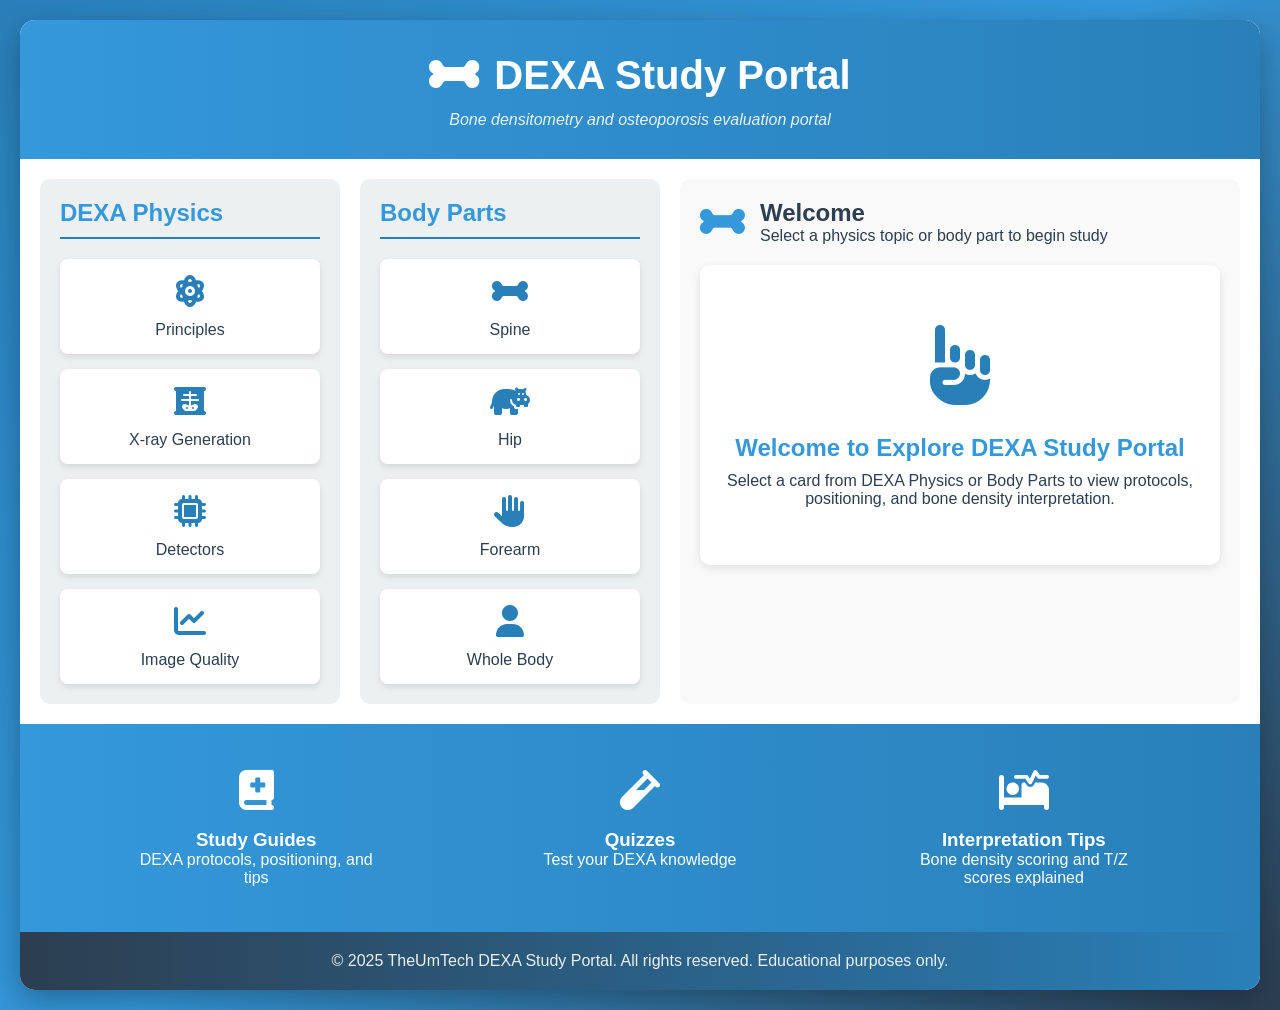
<file: dexa.html>
<!DOCTYPE html>
<html lang="en">
<head>
<meta charset="UTF-8">
<meta name="viewport" content="width=device-width, initial-scale=1.0"/>
<title>DEXA Study Portal - TheUmTech</title>
<link rel="stylesheet" href="https://cdnjs.cloudflare.com/ajax/libs/font-awesome/6.4.0/css/all.min.css">
<style>
* { margin:0; padding:0; box-sizing:border-box; font-family:'Segoe UI', sans-serif; }
body { background: linear-gradient(135deg,#2980b9,#3498db,#2c3e50); color:#ecf0f1; min-height:100vh; padding:20px; }
.container { max-width:1400px; margin:auto; background:#fff; border-radius:15px; box-shadow:0 10px 30px rgba(0,0,0,0.3); overflow:hidden; color:#2c3e50; }
header { background: linear-gradient(to right,#3498db,#2980b9); color:white; padding:30px; text-align:center; }
.logo { font-size:2.5rem; font-weight:bold; display:flex; justify-content:center; align-items:center; }
.logo-icon { margin-right:15px; font-size:2.8rem; }
.tagline { font-style:italic; margin-top:10px; opacity:0.9; }
.main-content { display:flex; flex-wrap:wrap; padding:20px; }
.section { flex:1; min-width:300px; padding:20px; background:#ecf0f1; border-radius:10px; margin-right:20px; }
.section h2 { color:#3498db; margin-bottom:20px; padding-bottom:10px; border-bottom:2px solid #2980b9; }
.cards-grid { display:grid; grid-template-columns:repeat(auto-fill,minmax(140px,1fr)); gap:15px; }
.card { background:white; border-radius:8px; padding:15px; text-align:center; cursor:pointer; transition:all 0.3s; box-shadow:0 3px 6px rgba(0,0,0,0.1); }
.card:hover { transform:translateY(-5px); box-shadow:0 5px 15px rgba(0,0,0,0.2); background:#2980b9; color:white; }
.card-icon { font-size:2rem; margin-bottom:10px; color:#2980b9; }
.card:hover .card-icon { color:white; }
.study-details { flex:2; min-width:300px; padding:20px; background:#f9f9f9; border-radius:10px; }
.study-header { display:flex; align-items:center; margin-bottom:20px; }
.study-icon { font-size:2.5rem; margin-right:15px; color:#3498db; }
.study-content { background:white; padding:20px; border-radius:10px; box-shadow:0 3px 10px rgba(0,0,0,0.1); min-height:300px; display:flex; flex-direction:column; justify-content:center; align-items:center; text-align:center; }
.welcome-icon { font-size:5rem; color:#2980b9; margin-bottom:20px; }
.welcome-text h2 { color:#3498db; margin-bottom:10px; cursor:pointer; }
.features { display:flex; flex-wrap:wrap; justify-content:space-around; padding:30px; background:linear-gradient(to right,#3498db,#2980b9); color:white; }
.feature { text-align:center; max-width:250px; margin:15px; }
.feature-icon { font-size:2.5rem; margin-bottom:15px; }
footer { text-align:center; padding:20px; background:linear-gradient(to right,#2c3e50,#2980b9); color:#ecf0f1; }
@media(max-width:768px){ .main-content{ flex-direction:column; } .section{ margin-right:0; margin-bottom:20px; } }
.active-card { background:#2980b9 !important; color:white !important; }
.active-card .card-icon { color:white !important; }
</style>
</head>
<body>
<div class="container">
<header>
<div class="logo"><span class="logo-icon"><i class="fas fa-bone"></i></span><span>DEXA Study Portal</span></div>
<p class="tagline">Bone densitometry and osteoporosis evaluation portal</p>
</header>

<div class="main-content">
  <!-- DEXA Physics Section -->
  <div class="section">
    <h2>DEXA Physics</h2>
    <div class="cards-grid">
      <div class="card" onclick="showPart('physics', this)"><div class="card-icon"><i class="fas fa-atom"></i></div><p>Principles</p></div>
      <div class="card" onclick="showPart('xray', this)"><div class="card-icon"><i class="fas fa-x-ray"></i></div><p>X-ray Generation</p></div>
      <div class="card" onclick="showPart('detector', this)"><div class="card-icon"><i class="fas fa-microchip"></i></div><p>Detectors</p></div>
      <div class="card" onclick="showPart('quality', this)"><div class="card-icon"><i class="fas fa-chart-line"></i></div><p>Image Quality</p></div>
    </div>
  </div>

  <!-- DEXA Body Parts Section -->
  <div class="section">
    <h2>Body Parts</h2>
    <div class="cards-grid">
      <div class="card" onclick="showPart('spine', this)"><div class="card-icon"><i class="fas fa-bone"></i></div><p>Spine</p></div>
      <div class="card" onclick="showPart('hip', this)"><div class="card-icon"><i class="fas fa-hippo"></i></div><p>Hip</p></div>
      <div class="card" onclick="showPart('forearm', this)"><div class="card-icon"><i class="fas fa-hand-paper"></i></div><p>Forearm</p></div>
      <div class="card" onclick="showPart('wholebody', this)"><div class="card-icon"><i class="fas fa-user"></i></div><p>Whole Body</p></div>
    </div>
  </div>

  <!-- Study Details Section -->
  <div class="study-details">
    <div class="study-header">
      <div class="study-icon"><i class="fas fa-bone"></i></div>
      <div><h2>Welcome</h2><p>Select a physics topic or body part to begin study</p></div>
    </div>
    <div class="study-content">
      <div class="welcome-icon"><i class="fas fa-hand-point-up"></i></div>
      <div class="welcome-text">
        <h2><a href="index.html" style="text-decoration:none;color:#3498db;">Welcome to Explore DEXA Study Portal</a></h2>
        <p>Select a card from DEXA Physics or Body Parts to view protocols, positioning, and bone density interpretation.</p>
      </div>
    </div>
  </div>
</div>

<div class="features">
  <div class="feature"><div class="feature-icon"><i class="fas fa-book-medical"></i></div><h3>Study Guides</h3><p>DEXA protocols, positioning, and tips</p></div>
  <div class="feature"><div class="feature-icon"><i class="fas fa-vial"></i></div><h3>Quizzes</h3><p>Test your DEXA knowledge</p></div>
  <div class="feature"><div class="feature-icon"><i class="fas fa-procedures"></i></div><h3>Interpretation Tips</h3><p>Bone density scoring and T/Z scores explained</p></div>
</div>

<footer>
<p>© 2025 TheUmTech DEXA Study Portal. All rights reserved. Educational purposes only.</p>
</footer>
</div>

<script>
function showPart(part, element){
  const cards = document.querySelectorAll('.card');
  cards.forEach(card=>card.classList.remove('active-card'));
  element.classList.add('active-card');

  const studyHeader=document.querySelector('.study-header');
  const studyIcon=document.querySelector('.study-icon');
  const welcomeText=document.querySelector('.welcome-text');

  let iconClass='', title='', subtitle='', welcomeHeading='', welcomeParagraph='';

  switch(part){
    case 'physics': iconClass='fas fa-atom'; title='DEXA Physics'; subtitle='Principles of bone densitometry'; welcomeHeading='DEXA Physics'; welcomeParagraph='Covers X-ray absorption, dual-energy principle, and bone density basics.'; break;
    case 'xray': iconClass='fas fa-x-ray'; title='X-ray Generation'; subtitle='Dual Energy X-rays'; welcomeHeading='X-ray Generation'; welcomeParagraph='How dual-energy beams differentiate bone and soft tissue.'; break;
    case 'detector': iconClass='fas fa-microchip'; title='Detectors'; subtitle='Image Receptors'; welcomeHeading='Detectors'; welcomeParagraph='Types of detectors used in DEXA systems.'; break;
    case 'quality': iconClass='fas fa-chart-line'; title='Image Quality'; subtitle='Accuracy & Precision'; welcomeHeading='Image Quality'; welcomeParagraph='Factors affecting reproducibility and accuracy of bone density measurement.'; break;

    case 'spine': iconClass='fas fa-bone'; title='Spine DEXA'; subtitle='Lumbar Spine'; welcomeHeading='Spine'; welcomeParagraph='Lumbar spine bone mineral density assessment.'; break;
    case 'hip': iconClass='fas fa-hippo'; title='Hip DEXA'; subtitle='Proximal Femur'; welcomeHeading='Hip'; welcomeParagraph='Hip BMD, femoral neck, trochanter, and total hip evaluation.'; break;
    case 'forearm': iconClass='fas fa-hand-paper'; title='Forearm DEXA'; subtitle='Distal Radius'; welcomeHeading='Forearm'; welcomeParagraph='Radius and ulna evaluation in osteoporosis screening.'; break;
    case 'wholebody': iconClass='fas fa-user'; title='Whole Body DEXA'; subtitle='Body Composition'; welcomeHeading='Whole Body'; welcomeParagraph='Total body composition and BMD assessment.'; break;
  }

  studyIcon.innerHTML = iconClass ? `<i class="${iconClass}"></i>` : '';
  studyHeader.querySelector('h2').textContent = title;
  studyHeader.querySelector('p').textContent = subtitle;
  welcomeText.innerHTML = `<h2><a href="${part}.html" style="text-decoration:none;color:#3498db;">Welcome to Explore ${welcomeHeading}</a></h2><p>${welcomeParagraph}</p>`;
}
</script>
</body>
</html>
</file>
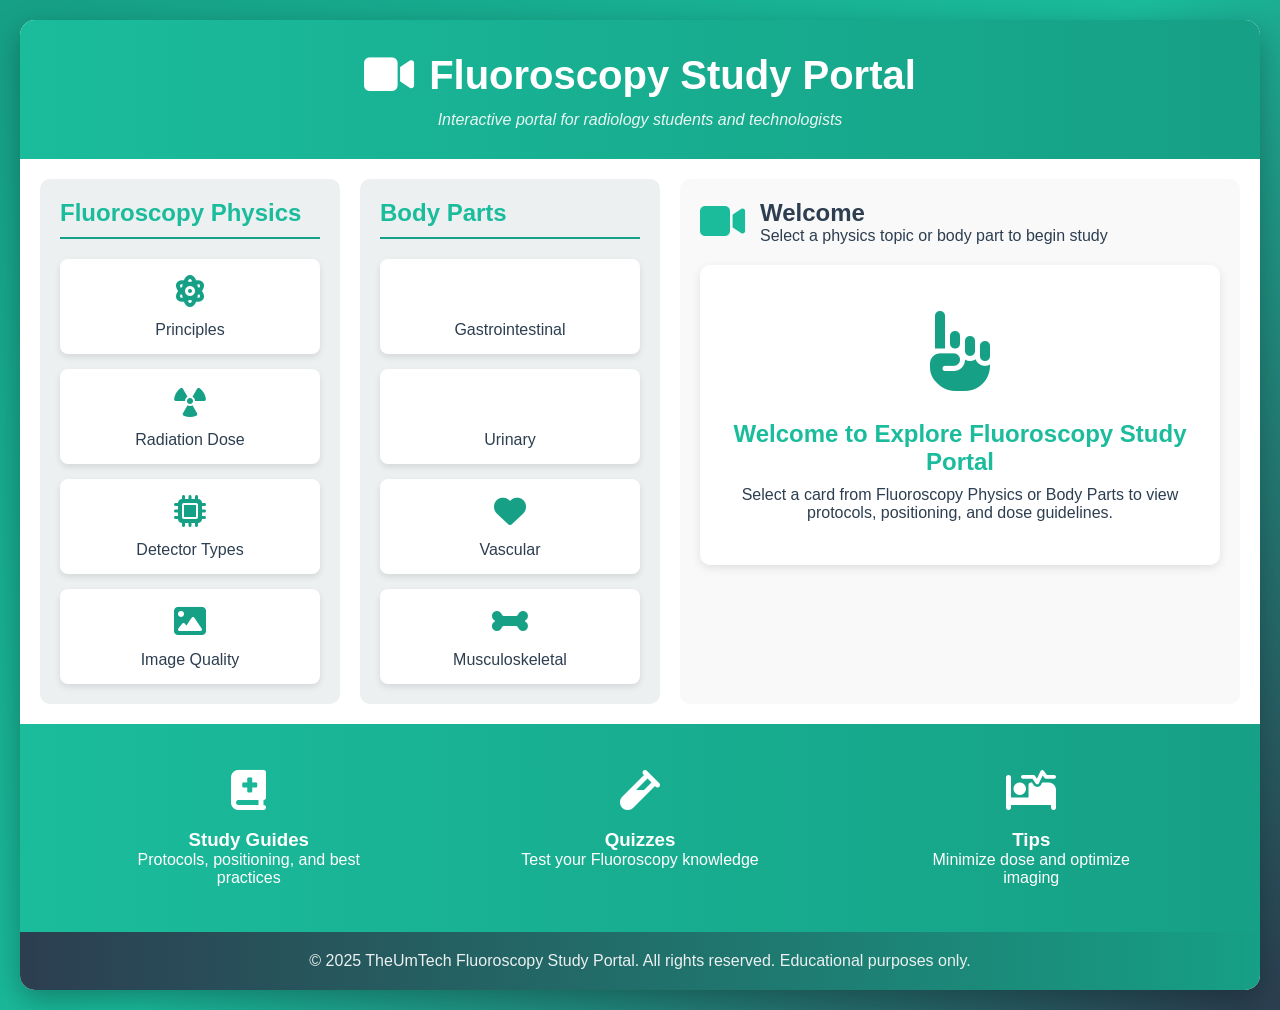
<file: fluoroscopy.html>
<!DOCTYPE html>
<html lang="en">
<head>
<meta charset="UTF-8">
<meta name="viewport" content="width=device-width, initial-scale=1.0"/>
<title>Fluoroscopy Study Portal - TheUmTech</title>
<link rel="stylesheet" href="https://cdnjs.cloudflare.com/ajax/libs/font-awesome/6.4.0/css/all.min.css">
<style>
* { margin:0; padding:0; box-sizing:border-box; font-family:'Segoe UI', sans-serif; }
body { background: linear-gradient(135deg,#16a085,#1abc9c,#2c3e50); color:#ecf0f1; min-height:100vh; padding:20px; }
.container { max-width:1400px; margin:auto; background:#fff; border-radius:15px; box-shadow:0 10px 30px rgba(0,0,0,0.3); overflow:hidden; color:#2c3e50; }
header { background: linear-gradient(to right,#1abc9c,#16a085); color:white; padding:30px; text-align:center; }
.logo { font-size:2.5rem; font-weight:bold; display:flex; justify-content:center; align-items:center; }
.logo-icon { margin-right:15px; font-size:2.8rem; }
.tagline { font-style:italic; margin-top:10px; opacity:0.9; }
.main-content { display:flex; flex-wrap:wrap; padding:20px; }
.section { flex:1; min-width:300px; padding:20px; background:#ecf0f1; border-radius:10px; margin-right:20px; }
.section h2 { color:#1abc9c; margin-bottom:20px; padding-bottom:10px; border-bottom:2px solid #16a085; }
.cards-grid { display:grid; grid-template-columns:repeat(auto-fill,minmax(140px,1fr)); gap:15px; }
.card { background:white; border-radius:8px; padding:15px; text-align:center; cursor:pointer; transition:all 0.3s; box-shadow:0 3px 6px rgba(0,0,0,0.1); }
.card:hover { transform:translateY(-5px); box-shadow:0 5px 15px rgba(0,0,0,0.2); background:#16a085; color:white; }
.card-icon { font-size:2rem; margin-bottom:10px; color:#16a085; }
.card:hover .card-icon { color:white; }
.study-details { flex:2; min-width:300px; padding:20px; background:#f9f9f9; border-radius:10px; }
.study-header { display:flex; align-items:center; margin-bottom:20px; }
.study-icon { font-size:2.5rem; margin-right:15px; color:#1abc9c; }
.study-content { background:white; padding:20px; border-radius:10px; box-shadow:0 3px 10px rgba(0,0,0,0.1); min-height:300px; display:flex; flex-direction:column; justify-content:center; align-items:center; text-align:center; }
.welcome-icon { font-size:5rem; color:#16a085; margin-bottom:20px; }
.welcome-text h2 { color:#1abc9c; margin-bottom:10px; cursor:pointer; }
.features { display:flex; flex-wrap:wrap; justify-content:space-around; padding:30px; background:linear-gradient(to right,#1abc9c,#16a085); color:white; }
.feature { text-align:center; max-width:250px; margin:15px; }
.feature-icon { font-size:2.5rem; margin-bottom:15px; }
footer { text-align:center; padding:20px; background:linear-gradient(to right,#2c3e50,#16a085); color:#ecf0f1; }
@media(max-width:768px){ .main-content{ flex-direction:column; } .section{ margin-right:0; margin-bottom:20px; } }
.active-card { background:#16a085 !important; color:white !important; }
.active-card .card-icon { color:white !important; }
</style>
</head>
<body>
<div class="container">
<header>
<div class="logo"><span class="logo-icon"><i class="fas fa-video"></i></span><span>Fluoroscopy Study Portal</span></div>
<p class="tagline">Interactive portal for radiology students and technologists</p>
</header>

<div class="main-content">
  <!-- Fluoroscopy Physics Section -->
  <div class="section">
    <h2>Fluoroscopy Physics</h2>
    <div class="cards-grid">
      <div class="card" onclick="showPart('physics', this)"><div class="card-icon"><i class="fas fa-atom"></i></div><p>Principles</p></div>
      <div class="card" onclick="showPart('dose', this)"><div class="card-icon"><i class="fas fa-radiation"></i></div><p>Radiation Dose</p></div>
      <div class="card" onclick="showPart('detector', this)"><div class="card-icon"><i class="fas fa-microchip"></i></div><p>Detector Types</p></div>
      <div class="card" onclick="showPart('image', this)"><div class="card-icon"><i class="fas fa-image"></i></div><p>Image Quality</p></div>
    </div>
  </div>

  <!-- Fluoroscopy Body Parts Section -->
  <div class="section">
    <h2>Body Parts</h2>
    <div class="cards-grid">
      <div class="card" onclick="showPart('gastro', this)"><div class="card-icon"><i class="fas fa-stomach"></i></div><p>Gastrointestinal</p></div>
      <div class="card" onclick="showPart('urinary', this)"><div class="card-icon"><i class="fas fa-bladder"></i></div><p>Urinary</p></div>
      <div class="card" onclick="showPart('vascular', this)"><div class="card-icon"><i class="fas fa-heart"></i></div><p>Vascular</p></div>
      <div class="card" onclick="showPart('musculoskeletal', this)"><div class="card-icon"><i class="fas fa-bone"></i></div><p>Musculoskeletal</p></div>
    </div>
  </div>

  <!-- Study Details Section -->
  <div class="study-details">
    <div class="study-header">
      <div class="study-icon"><i class="fas fa-video"></i></div>
      <div><h2>Welcome</h2><p>Select a physics topic or body part to begin study</p></div>
    </div>
    <div class="study-content">
      <div class="welcome-icon"><i class="fas fa-hand-point-up"></i></div>
      <div class="welcome-text">
        <h2><a href="index.html" style="text-decoration:none;color:#1abc9c;">Welcome to Explore Fluoroscopy Study Portal</a></h2>
        <p>Select a card from Fluoroscopy Physics or Body Parts to view protocols, positioning, and dose guidelines.</p>
      </div>
    </div>
  </div>
</div>

<div class="features">
  <div class="feature"><div class="feature-icon"><i class="fas fa-book-medical"></i></div><h3>Study Guides</h3><p>Protocols, positioning, and best practices</p></div>
  <div class="feature"><div class="feature-icon"><i class="fas fa-vial"></i></div><h3>Quizzes</h3><p>Test your Fluoroscopy knowledge</p></div>
  <div class="feature"><div class="feature-icon"><i class="fas fa-procedures"></i></div><h3>Tips</h3><p>Minimize dose and optimize imaging</p></div>
</div>

<footer>
<p>© 2025 TheUmTech Fluoroscopy Study Portal. All rights reserved. Educational purposes only.</p>
</footer>
</div>

<script>
function showPart(part, element){
  const cards = document.querySelectorAll('.card');
  cards.forEach(card=>card.classList.remove('active-card'));
  element.classList.add('active-card');

  const studyHeader=document.querySelector('.study-header');
  const studyIcon=document.querySelector('.study-icon');
  const welcomeText=document.querySelector('.welcome-text');

  let iconClass='', title='', subtitle='', welcomeHeading='', welcomeParagraph='';

  switch(part){
    case 'physics': iconClass='fas fa-atom'; title='Fluoroscopy Physics'; subtitle='X-ray principles and image formation'; welcomeHeading='Fluoroscopy Physics'; welcomeParagraph='Fundamentals of real-time imaging, X-ray generation, fluoroscopic chain, and safety.'; break;
    case 'dose': iconClass='fas fa-radiation'; title='Radiation Dose'; subtitle='Patient & Staff Dose'; welcomeHeading='Radiation Dose'; welcomeParagraph='ALARA principle, dose reduction techniques, and shielding.'; break;
    case 'detector': iconClass='fas fa-microchip'; title='Detector Types'; subtitle='Image Receptors'; welcomeHeading='Detectors'; welcomeParagraph='Image intensifiers, flat panel detectors, and CCD systems.'; break;
    case 'image': iconClass='fas fa-image'; title='Image Quality'; subtitle='Resolution & Contrast'; welcomeHeading='Image Quality'; welcomeParagraph='Spatial, contrast resolution, frame rate, and noise considerations.'; break;

    case 'gastro': iconClass='fas fa-stomach'; title='Gastrointestinal Fluoroscopy'; subtitle='GI Imaging'; welcomeHeading='Gastrointestinal'; welcomeParagraph='Barium studies, small bowel follow-through, and esophagram techniques.'; break;
    case 'urinary': iconClass='fas fa-bladder'; title='Urinary Fluoroscopy'; subtitle='Urinary Tract Imaging'; welcomeHeading='Urinary'; welcomeParagraph='Cystograms, urethrograms, and retrograde studies.'; break;
    case 'vascular': iconClass='fas fa-heart'; title='Vascular Fluoroscopy'; subtitle='Angiography'; welcomeHeading='Vascular'; welcomeParagraph='Catheterization, angiograms, and contrast injections.'; break;
    case 'musculoskeletal': iconClass='fas fa-bone'; title='Musculoskeletal Fluoroscopy'; subtitle='Dynamic Bone & Joint'; welcomeHeading='Musculoskeletal'; welcomeParagraph='Joint motion studies, arthrography, and fracture evaluations.'; break;
  }

  studyIcon.innerHTML = iconClass ? `<i class="${iconClass}"></i>` : '';
  studyHeader.querySelector('h2').textContent = title;
  studyHeader.querySelector('p').textContent = subtitle;
  welcomeText.innerHTML = `<h2><a href="${part}.html" style="text-decoration:none;color:#1abc9c;">Welcome to Explore ${welcomeHeading}</a></h2><p>${welcomeParagraph}</p>`;
}
</script>
</body>
</html>
</file>
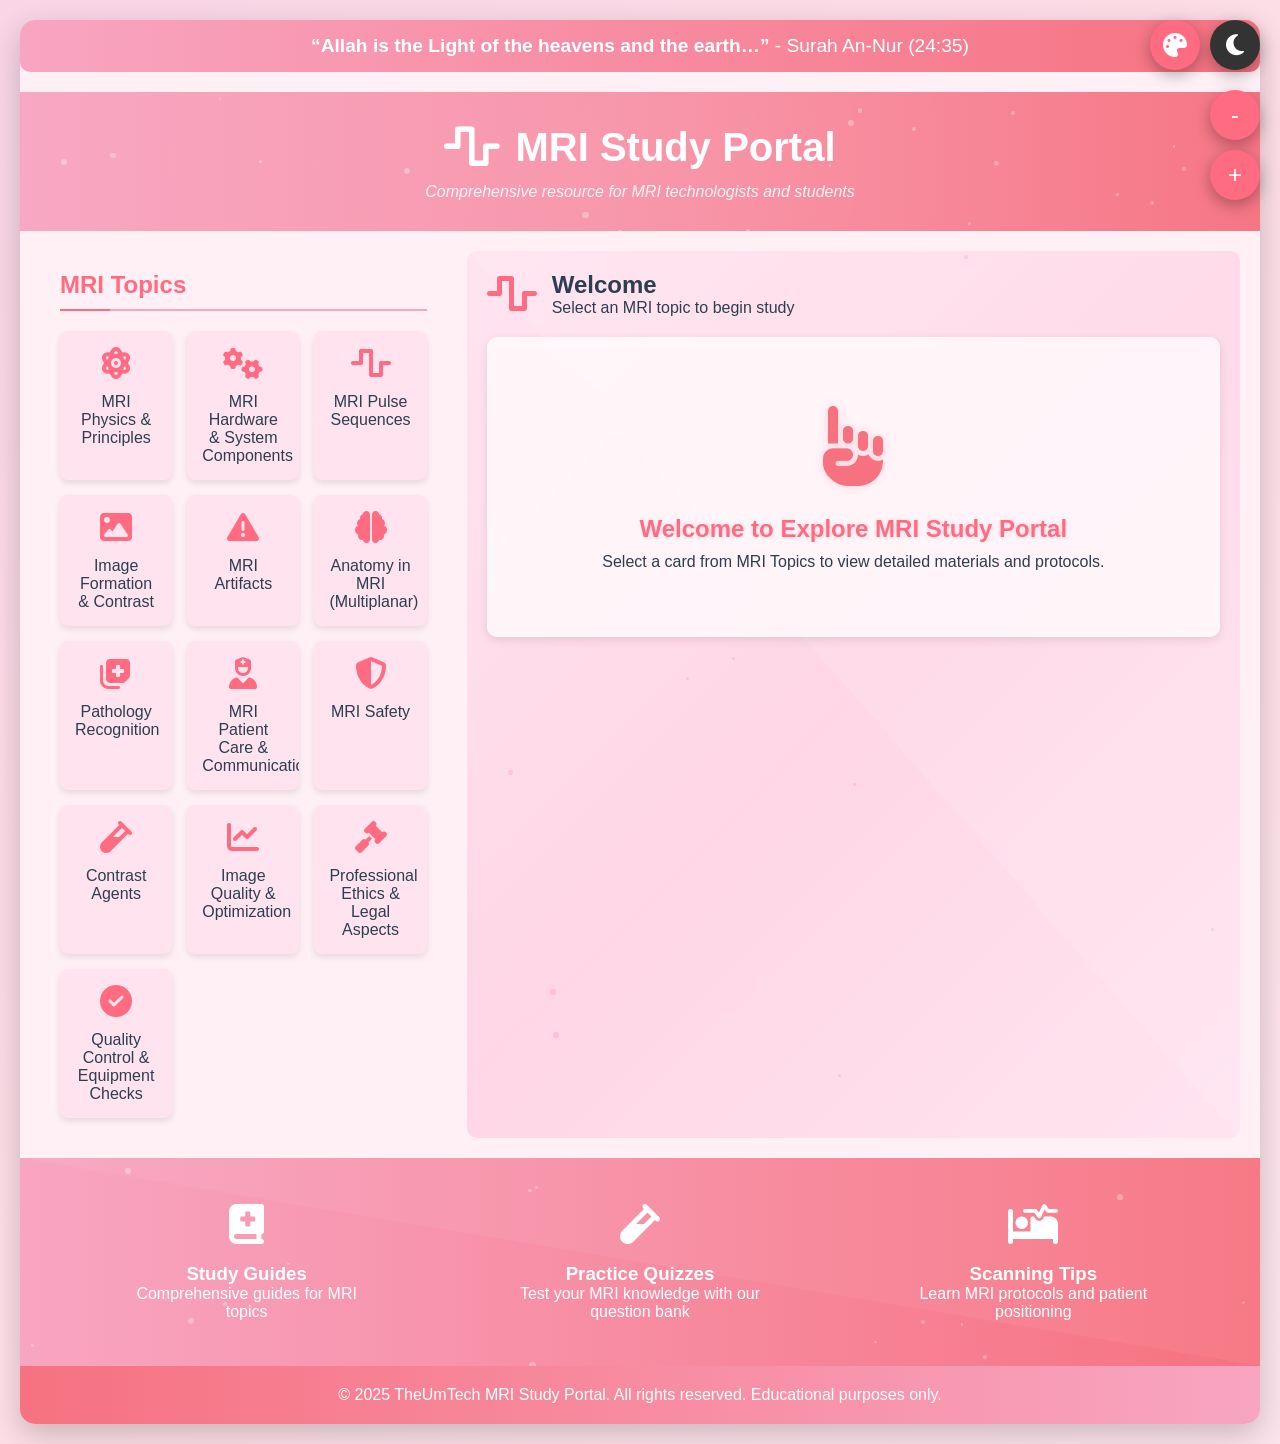
<file: MRI.html>
<!DOCTYPE html>
<html lang="en">
<head>
<meta charset="UTF-8" />
<meta name="viewport" content="width=device-width, initial-scale=1.0"/>
<title>MRI Study Portal - TheUmTech</title>
<link rel="stylesheet" href="https://cdnjs.cloudflare.com/ajax/libs/font-awesome/6.4.0/css/all.min.css">
<style>
* { margin:0; padding:0; box-sizing:border-box; font-family:'Segoe UI', Tahoma, Geneva, Verdana, sans-serif; transition: all 0.5s ease; }
body { background: linear-gradient(135deg,#f9d5e5,#fddde6,#fce4ec); color:#2c3e50; min-height:100vh; padding:20px; overflow-x: hidden; }
.mri-container { max-width:1400px; margin:auto; background:#fff0f5; border-radius:15px; box-shadow:0 10px 30px rgba(0,0,0,0.2); overflow:hidden; color:#2c3e50; animation: fadeIn 0.8s ease-out; }

.mri-quran-verse { text-align:center; padding:15px; background:linear-gradient(to right,#f8a5c2,#f67280); color:white; font-size:1.2rem; border-radius:10px; margin-bottom:20px; animation: slideDown 0.7s ease-out; }

.mri-header { background: linear-gradient(to right,#f8a5c2,#f67280); color:white; padding:30px; text-align:center; position: relative; overflow: hidden; }
.mri-header::before {
  content: '';
  position: absolute;
  top: -50%;
  left: -50%;
  width: 200%;
  height: 200%;
  background: radial-gradient(circle, rgba(255,255,255,0.1) 0%, transparent 70%);
  animation: pulse 15s infinite linear;
}
.mri-logo { font-size:2.5rem; font-weight:bold; display:flex; justify-content:center; align-items:center; position: relative; z-index: 2; }
.mri-logo-icon { margin-right:15px; font-size:2.8rem; animation: bounce 2s infinite; }
.mri-tagline { font-style:italic; margin-top:10px; opacity:0.9; position: relative; z-index: 2; }

.mri-main-content { display:flex; flex-wrap:wrap; padding:20px; }
.mri-section { flex:1; min-width:300px; padding:20px; background:#fff0f5; border-radius:10px; margin-right:20px; animation: fadeInLeft 0.8s ease-out; }
.mri-section h2 { color:#ff6b81; margin-bottom:20px; padding-bottom:10px; border-bottom:2px solid #f8a5c2; position: relative; }
.mri-section h2::after {
  content: '';
  position: absolute;
  bottom: -2px;
  left: 0;
  width: 50px;
  height: 2px;
  background: #ff6b81;
  animation: expandLine 1.5s ease-out;
}

/* FIXED: 3 cards per row */
.mri-cards-grid { 
  display: grid;
  grid-template-columns: repeat(3, 1fr);
  gap: 15px;
}
.mri-card { 
  background:#ffe4f0; 
  border-radius:8px; 
  padding:15px; 
  text-align:center; 
  cursor:pointer; 
  transition:all 0.3s; 
  box-shadow:0 3px 6px rgba(0,0,0,0.1);
  position: relative;
  overflow: hidden;
  animation: fadeInUp 0.6s ease-out;
}
.mri-card::before {
  content: '';
  position: absolute;
  top: 0;
  left: -100%;
  width: 100%;
  height: 100%;
  background: linear-gradient(90deg, transparent, rgba(255,255,255,0.2), transparent);
  transition: 0.5s;
}
.mri-card:hover::before {
  left: 100%;
}
.mri-card:hover { 
  transform:translateY(-5px) scale(1.03); 
  box-shadow:0 10px 25px rgba(0,0,0,0.2); 
  background:#f67280; 
  color:white; 
}
.mri-card-icon { font-size:2rem; margin-bottom:10px; color:#ff6b81; transition: all 0.5s; }
.mri-card:hover .mri-card-icon { 
  color:white; 
  transform: rotate(360deg) scale(1.2);
}

/* Enhanced Study Section */
.mri-study-details { 
  flex:2; 
  min-width:300px; 
  padding:20px; 
  background: linear-gradient(135deg, #ffe4f0, #ffd6e6, #ffe4f0);
  border-radius:10px; 
  animation: fadeInRight 0.8s ease-out;
  position: relative;
  overflow: hidden;
}
.mri-study-details::before {
  content: '';
  position: absolute;
  top: 0;
  left: 0;
  width: 100%;
  height: 100%;
  background: url('data:image/svg+xml;utf8,<svg xmlns="http://www.w3.org/2000/svg" viewBox="0 0 100 100" preserveAspectRatio="none"><path d="M0,0 L100,0 L100,100 Z" fill="rgba(255,255,255,0.1)"/></svg>');
  background-size: 200% 200%;
  animation: wave 15s infinite linear;
  z-index: 1;
}
.mri-study-header { 
  display:flex; 
  align-items:center; 
  margin-bottom:20px; 
  position: relative;
  z-index: 2;
}
.mri-study-icon { 
  font-size:2.5rem; 
  margin-right:15px; 
  color:#ff6b81; 
  transition: all 0.5s; 
  animation: pulse 2s infinite;
}
.mri-study-content { 
  background:rgba(255, 255, 255, 0.7); 
  padding:20px; 
  border-radius:10px; 
  box-shadow:0 3px 10px rgba(0,0,0,0.1); 
  min-height:300px; 
  display:flex; 
  flex-direction:column; 
  justify-content:center; 
  align-items:center; 
  text-align:center;
  position: relative;
  z-index: 2;
  backdrop-filter: blur(5px);
}
.mri-welcome-icon { 
  font-size:5rem; 
  color:#f67280; 
  margin-bottom:20px; 
  animation: pulse 2s infinite;
  text-shadow: 0 0 10px rgba(255, 107, 129, 0.3);
}
.mri-welcome-text h2 { 
  color:#ff6b81; 
  margin-bottom:10px; 
  cursor:pointer;
  text-shadow: 0 0 5px rgba(255, 107, 129, 0.2);
}

.mri-features { display:flex; flex-wrap:wrap; justify-content:space-around; padding:30px; background:linear-gradient(to right,#f8a5c2,#f67280); color:white; position: relative; overflow: hidden; }
.mri-features::after {
  content: '';
  position: absolute;
  top: -50%;
  left: -50%;
  width: 200%;
  height: 200%;
  background: url('data:image/svg+xml;utf8,<svg xmlns="http://www.w3.org/2000/svg" viewBox="0 0 100 100" preserveAspectRatio="none"><path d="M0,0 L100,0 L100,100 Z" fill="rgba(255,255,255,0.05)"/></svg>');
  background-size: 100% 100%;
  animation: wave 20s infinite linear;
  z-index: 1;
}
.mri-feature { text-align:center; max-width:250px; margin:15px; position: relative; z-index: 2; transition: all 0.5s; }
.mri-feature:hover {
  transform: translateY(-10px);
}
.mri-feature-icon { font-size:2.5rem; margin-bottom:15px; transition: all 0.5s; }
.mri-feature:hover .mri-feature-icon {
  transform: scale(1.2) rotate(10deg);
}

.mri-footer { text-align:center; padding:20px; background:linear-gradient(to right,#f67280,#f8a5c2); color:white; position: relative; }

@media(max-width:1200px){
  .mri-cards-grid {
    grid-template-columns: repeat(2, 1fr);
  }
}

@media(max-width:768px){
  .mri-main-content{ flex-direction:column; } 
  .mri-section{ margin-right:0; margin-bottom:20px; }
  .mri-cards-grid {
    grid-template-columns: repeat(1, 1fr);
  }
}
.mri-active-card { background:#f67280 !important; color:white !important; }
.mri-active-card .mri-card-icon { color:white !important; }

#mri-theme-switch, #mri-night-mode-switch { 
  position: fixed; 
  top:20px; 
  width:50px; 
  height:50px; 
  border-radius:50%; 
  display:flex; 
  justify-content:center; 
  align-items:center; 
  cursor:pointer; 
  box-shadow:0 5px 15px rgba(0,0,0,0.3); 
  font-size:1.5rem; 
  z-index:999; 
  transition: all 0.5s; 
  animation: bounceIn 1s ease-out;
}
#mri-theme-switch { right:80px; background:#ff6b81; color:white; }
#mri-night-mode-switch { right:20px; background:#333; color:white; }
#mri-theme-switch:hover { transform: scale(1.1) rotate(180deg); }
#mri-night-mode-switch:hover { transform: scale(1.1) rotate(15deg); }

body.mri-night-mode { background:#121212 !important; color:#e0e0e0 !important; }
body.mri-night-mode .mri-container { background:#1e1e1e !important; color:#e0e0e0 !important; }
body.mri-night-mode .mri-header, body.mri-night-mode .mri-features, body.mri-night-mode .mri-footer { background:#1a1a1a !important; color:#e0e0e0 !important; }
body.mri-night-mode .mri-section, body.mri-night-mode .mri-study-details, body.mri-night-mode .mri-study-content { background:#252525 !important; color:#e0e0e0 !important; box-shadow:none !important; }
body.mri-night-mode .mri-card { background:#2d2d2d !important; color:#e0e0e0 !important; box-shadow:none !important; }
body.mri-night-mode .mri-card:hover { background:#3a3a3a !important; color:#e0e0e0 !important; }
body.mri-night-mode .mri-card-icon, body.mri-night-mode .mri-study-icon, body.mri-night-mode .mri-welcome-icon, body.mri-night-mode .mri-feature-icon { color:#bb86fc !important; }
body.mri-night-mode .mri-welcome-text h2 a { color:#bb86fc !important; }
body.mri-night-mode .mri-section h2 { color:#bb86fc !important; border-bottom-color:#bb86fc !important; }
body.mri-night-mode .mri-features { color:#e0e0e0 !important; }
body.mri-night-mode .mri-footer { color:#e0e0e0 !important; }

/* Zoom Buttons */
#mri-zoom-out, #mri-zoom-in {
  position: fixed;
  width: 50px;
  height: 50px;
  background: #ff6b81;
  color: white;
  border-radius: 50%;
  display: flex;
  justify-content: center;
  align-items: center;
  cursor: pointer;
  box-shadow: 0 5px 15px rgba(0,0,0,0.3);
  font-size: 1.5rem;
  z-index: 999;
  right: 20px;
  transition: all 0.3s;
}

#mri-zoom-out:hover, #mri-zoom-in:hover {
  transform: scale(1.1);
}

#mri-zoom-out {
  top: 90px;
}

#mri-zoom-in {
  top: 150px;
}

/* Enhanced Button styles for study content */
.mri-topic-button {
  display: block;
  width: 100%;
  margin: 10px 0;
  padding: 15px;
  background: linear-gradient(135deg, #ff6b81, #f67280);
  color: white;
  border: none;
  border-radius: 10px;
  text-align: left;
  cursor: pointer;
  transition: all 0.4s;
  position: relative;
  overflow: hidden;
  box-shadow: 0 5px 15px rgba(0,0,0,0.1);
  font-weight: 500;
  font-size: 1rem;
}

.mri-topic-button::before {
  content: '';
  position: absolute;
  top: 0;
  left: -100%;
  width: 100%;
  height: 100%;
  background: linear-gradient(90deg, transparent, rgba(255,255,255,0.3), transparent);
  transition: 0.6s;
}

.mri-topic-button:hover::before {
  left: 100%;
}

.mri-topic-button:hover {
  background: linear-gradient(135deg, #f67280, #ff6b81);
  transform: translateX(8px) translateY(-3px);
  box-shadow: 0 8px 20px rgba(0,0,0,0.2);
}

.mri-topic-button i {
  margin-right: 10px;
  font-size: 1.2rem;
  transition: all 0.3s;
}

.mri-topic-button:hover i {
  transform: scale(1.2) rotate(10deg);
}

body.mri-night-mode .mri-topic-button {
  background: linear-gradient(135deg, #3700b3, #6200ee);
  color: white;
}

body.mri-night-mode .mri-topic-button:hover {
  background: linear-gradient(135deg, #6200ee, #3700b3);
}

/* Study content animations */
@keyframes contentSlideIn {
  from {
    opacity: 0;
    transform: translateY(20px);
  }
  to {
    opacity: 1;
    transform: translateY(0);
  }
}

.study-content-animate {
  animation: contentSlideIn 0.6s ease-out;
}

/* Enhanced study section animations */
@keyframes studyPulse {
  0% { transform: scale(1); }
  50% { transform: scale(1.02); }
  100% { transform: scale(1); }
}

.mri-study-details:hover {
  animation: studyPulse 2s infinite;
}

/* Animations */
@keyframes fadeIn {
  from { opacity: 0; }
  to { opacity: 1; }
}

@keyframes fadeInUp {
  from { 
    opacity: 0;
    transform: translateY(20px);
  }
  to { 
    opacity: 1;
    transform: translateY(0);
  }
}

@keyframes fadeInLeft {
  from { 
    opacity: 0;
    transform: translateX(-20px);
  }
  to { 
    opacity: 1;
    transform: translateX(0);
  }
}

@keyframes fadeInRight {
  from { 
    opacity: 0;
    transform: translateX(20px);
  }
  to { 
    opacity: 1;
    transform: translateX(0);
  }
}

@keyframes slideDown {
  from { 
    opacity: 0;
    transform: translateY(-20px);
  }
  to { 
    opacity: 1;
    transform: translateY(0);
  }
}

@keyframes bounce {
  0%, 20%, 50%, 80%, 100% { transform: translateY(0); }
  40% { transform: translateY(-10px); }
  60% { transform: translateY(-5px); }
}

@keyframes pulse {
  0% { transform: scale(1); opacity: 0.5; }
  50% { transform: scale(1.05); opacity: 0.8; }
  100% { transform: scale(1); opacity: 0.5; }
}

@keyframes wave {
  0% { transform: rotate(0deg); }
  100% { transform: rotate(360deg); }
}

@keyframes expandLine {
  from { width: 0; }
  to { width: 50px; }
}

@keyframes bounceIn {
  0% { transform: scale(0.8); opacity: 0; }
  60% { transform: scale(1.1); }
  100% { transform: scale(1); opacity: 1; }
}

/* Particle animation for headers */
.mri-particles {
  position: absolute;
  top: 0;
  left: 0;
  width: 100%;
  height: 100%;
  overflow: hidden;
  z-index: 1;
}

.particle {
  position: absolute;
  background: rgba(255, 255, 255, 0.3);
  border-radius: 50%;
  animation: float 15s infinite linear;
}

@keyframes float {
  0% {
    transform: translateY(0) translateX(0) rotate(0deg);
    opacity: 1;
  }
  100% {
    transform: translateY(-1000px) translateX(100px) rotate(360deg);
    opacity: 0;
  }
}

/* Theme transition animation */
.theme-transition {
  animation: themeChange 1s ease-out;
}

@keyframes themeChange {
  0% { opacity: 0.7; }
  100% { opacity: 1; }
}

/* Study section specific particles */
.study-particles {
  position: absolute;
  top: 0;
  left: 0;
  width: 100%;
  height: 100%;
  overflow: hidden;
  z-index: 1;
}

.study-particle {
  position: absolute;
  background: rgba(255, 107, 129, 0.2);
  border-radius: 50%;
  animation: float 12s infinite linear;
}
</style>
</head>
<body>
<div class="mri-container">

  <div class="mri-quran-verse">
    <strong>“Allah is the Light of the heavens and the earth…”</strong> - Surah An-Nur (24:35)
  </div>

  <header class="mri-header">
    <div class="mri-particles" id="header-particles"></div>
    <div class="mri-logo"><span class="mri-logo-icon"><i class="fas fa-wave-square"></i></span><span>MRI Study Portal</span></div>
    <p class="mri-tagline">Comprehensive resource for MRI technologists and students</p>
  </header>

  <div class="mri-main-content">
    <div class="mri-section">
      <h2>MRI Topics</h2>
      <div class="mri-cards-grid">
        <div class="mri-card" onclick="mriShowPart('physics', this)"><div class="mri-card-icon"><i class="fas fa-atom"></i></div><p>MRI Physics & Principles</p></div>
        <div class="mri-card" onclick="mriShowPart('hardware', this)"><div class="mri-card-icon"><i class="fas fa-cogs"></i></div><p>MRI Hardware & System Components</p></div>
        <div class="mri-card" onclick="mriShowPart('pulse-sequences', this)"><div class="mri-card-icon"><i class="fas fa-wave-square"></i></div><p>MRI Pulse Sequences</p></div>
        <div class="mri-card" onclick="mriShowPart('image-formation', this)"><div class="mri-card-icon"><i class="fas fa-image"></i></div><p>Image Formation & Contrast</p></div>
        <div class="mri-card" onclick="mriShowPart('artifacts', this)"><div class="mri-card-icon"><i class="fas fa-exclamation-triangle"></i></div><p>MRI Artifacts</p></div>
        <div class="mri-card" onclick="mriShowPart('anatomy', this)"><div class="mri-card-icon"><i class="fas fa-brain"></i></div><p>Anatomy in MRI (Multiplanar)</p></div>
        <div class="mri-card" onclick="mriShowPart('pathology', this)"><div class="mri-card-icon"><i class="fas fa-notes-medical"></i></div><p>Pathology Recognition</p></div>
        <div class="mri-card" onclick="mriShowPart('patient-care', this)"><div class="mri-card-icon"><i class="fas fa-user-nurse"></i></div><p>MRI Patient Care & Communication</p></div>
        <div class="mri-card" onclick="mriShowPart('safety', this)"><div class="mri-card-icon"><i class="fas fa-shield-alt"></i></div><p>MRI Safety</p></div>
        <div class="mri-card" onclick="mriShowPart('contrast', this)"><div class="mri-card-icon"><i class="fas fa-vial"></i></div><p>Contrast Agents</p></div>
        <div class="mri-card" onclick="mriShowPart('image-quality', this)"><div class="mri-card-icon"><i class="fas fa-chart-line"></i></div><p>Image Quality & Optimization</p></div>
        <div class="mri-card" onclick="mriShowPart('ethics', this)"><div class="mri-card-icon"><i class="fas fa-gavel"></i></div><p>Professional Ethics & Legal Aspects</p></div>
        <div class="mri-card" onclick="mriShowPart('quality-control', this)"><div class="mri-card-icon"><i class="fas fa-check-circle"></i></div><p>Quality Control & Equipment Checks</p></div>
      </div>
    </div>

    <div class="mri-study-details">
      <div class="study-particles" id="study-particles"></div>
      <div class="mri-study-header">
        <div class="mri-study-icon"><i class="fas fa-wave-square"></i></div>
        <div><h2>Welcome</h2><p>Select an MRI topic to begin study</p></div>
      </div>
      <div class="mri-study-content">
        <div class="mri-welcome-icon"><i class="fas fa-hand-point-up"></i></div>
        <div class="mri-welcome-text">
          <h2><a href="#" style="text-decoration:none;color:#ff6b81;">Welcome to Explore MRI Study Portal</a></h2>
          <p>Select a card from MRI Topics to view detailed materials and protocols.</p>
        </div>
      </div>
    </div>
  </div>

  <div class="mri-features">
    <div class="mri-particles" id="features-particles"></div>
    <div class="mri-feature"><div class="mri-feature-icon"><i class="fas fa-book-medical"></i></div><h3>Study Guides</h3><p>Comprehensive guides for MRI topics</p></div>
    <div class="mri-feature"><div class="mri-feature-icon"><i class="fas fa-vial"></i></div><h3>Practice Quizzes</h3><p>Test your MRI knowledge with our question bank</p></div>
    <div class="mri-feature"><div class="mri-feature-icon"><i class="fas fa-procedures"></i></div><h3>Scanning Tips</h3><p>Learn MRI protocols and patient positioning</p></div>
  </div>

  <footer class="mri-footer">
    <p>© 2025 TheUmTech MRI Study Portal. All rights reserved. Educational purposes only.</p>
  </footer>
</div>

<div id="mri-theme-switch" title="Change Theme"><i class="fas fa-palette"></i></div>
<div id="mri-night-mode-switch" title="Night Mode"><i class="fas fa-moon"></i></div>

<script>
// Enhanced themes with world-class color schemes
const mriThemes = [
  // Original Pink Theme
  {
    name: "Pink Elegance",
    body: 'linear-gradient(135deg, #f9d5e5, #fddde6, #fce4ec)', 
    container: '#fff0f5', 
    header: 'linear-gradient(to right, #f8a5c2, #f67280)', 
    cards: '#ffe4f0', 
    study: 'linear-gradient(135deg, #ffe4f0, #ffd6e6, #ffe4f0)', 
    features: 'linear-gradient(to right, #f8a5c2, #f67280)', 
    footer: 'linear-gradient(to right, #f67280, #f8a5c2)'
  },
  // Ocean Blue Theme
  {
    name: "Ocean Blue",
    body: 'linear-gradient(135deg, #a1c4fd, #c2e9fb, #667eea)', 
    container: '#e2f1fd', 
    header: 'linear-gradient(to right, #667eea, #764ba2)', 
    cards: '#d3e5ff', 
    study: 'linear-gradient(135deg, #d3e5ff, #c2e9fb, #d3e5ff)', 
    features: 'linear-gradient(to right, #667eea, #764ba2)', 
    footer: 'linear-gradient(to right, #764ba2, #667eea)'
  },
  // Sunset Orange Theme
  {
    name: "Sunset Glow",
    body: 'linear-gradient(135deg, #ffafbd, #ffc3a0, #ff7e5f)', 
    container: '#ffefed', 
    header: 'linear-gradient(to right, #ff7e5f, #feb47b)', 
    cards: '#ffe4e1', 
    study: 'linear-gradient(135deg, #ffe4e1, #ffc3a0, #ffe4e1)', 
    features: 'linear-gradient(to right, #ff7e5f, #feb47b)', 
    footer: 'linear-gradient(to right, #feb47b, #ff7e5f)'
  },
  // Mint Green Theme
  {
    name: "Mint Fresh",
    body: 'linear-gradient(135deg, #00b894, #55efc4, #81ecec)', 
    container: '#eafff7', 
    header: 'linear-gradient(to right, #00b894, #55efc4)', 
    cards: '#d1f7ec', 
    study: 'linear-gradient(135deg, #d1f7ec, #55efc4, #d1f7ec)', 
    features: 'linear-gradient(to right, #00b894, #55efc4)', 
    footer: 'linear-gradient(to right, #55efc4, #00b894)'
  },
  // Royal Purple Theme
  {
    name: "Royal Purple",
    body: 'linear-gradient(135deg, #6a11cb, #2575fc, #8e2de2)', 
    container: '#f0e6ff', 
    header: 'linear-gradient(to right, #8e2de2, #4a00e0)', 
    cards: '#e6d9ff', 
    study: 'linear-gradient(135deg, #e6d9ff, #8e2de2, #e6d9ff)', 
    features: 'linear-gradient(to right, #8e2de2, #4a00e0)', 
    footer: 'linear-gradient(to right, #4a00e0, #8e2de2)'
  },
  // Gold Luxury Theme
  {
    name: "Gold Luxury",
    body: 'linear-gradient(135deg, #f6d365, #fda085, #ffd700)', 
    container: '#fff9e6', 
    header: 'linear-gradient(to right, #daa520, #ffd700)', 
    cards: '#fff2cc', 
    study: 'linear-gradient(135deg, #fff2cc, #ffd700, #fff2cc)', 
    features: 'linear-gradient(to right, #daa520, #ffd700)', 
    footer: 'linear-gradient(to right, #ffd700, #daa520)'
  },
  // Deep Sea Theme
  {
    name: "Deep Ocean",
    body: 'linear-gradient(135deg, #0f2027, #203a43, #2c5364)', 
    container: '#e6f7ff', 
    header: 'linear-gradient(to right, #2193b0, #6dd5ed)', 
    cards: '#d1eefc', 
    study: 'linear-gradient(135deg, #d1eefc, #6dd5ed, #d1eefc)', 
    features: 'linear-gradient(to right, #2193b0, #6dd5ed)', 
    footer: 'linear-gradient(to right, #6dd5ed, #2193b0)'
  },
  // Forest Theme
  {
    name: "Emerald Forest",
    body: 'linear-gradient(135deg, #1e3c72, #2a5298, #1e3c72)', 
    container: '#e8f5e9', 
    header: 'linear-gradient(to right, #2e8b57, #3cb371)', 
    cards: '#d4edda', 
    study: 'linear-gradient(135deg, #d4edda, #3cb371, #d4edda)', 
    features: 'linear-gradient(to right, #2e8b57, #3cb371)', 
    footer: 'linear-gradient(to right, #3cb371, #2e8b57)'
  },
  // Desert Sand Theme
  {
    name: "Desert Sand",
    body: 'linear-gradient(135deg, #d1913c, #ffd194, #d1913c)', 
    container: '#fdf6e3', 
    header: 'linear-gradient(to right, #d1913c, #ffd194)', 
    cards: '#fbe9c9', 
    study: 'linear-gradient(135deg, #fbe9c9, #ffd194, #fbe9c9)', 
    features: 'linear-gradient(to right, #d1913c, #ffd194)', 
    footer: 'linear-gradient(to right, #ffd194, #d1913c)'
  },
  // Lavender Dream Theme
  {
    name: "Lavender Dream",
    body: 'linear-gradient(135deg, #e2e2e2, #c9d6ff, #e2e2e2)', 
    container: '#f3e5f5', 
    header: 'linear-gradient(to right, #ba68c8, #9575cd)', 
    cards: '#e1bee7', 
    study: 'linear-gradient(135deg, #e1bee7, #9575cd, #e1bee7)', 
    features: 'linear-gradient(to right, #ba68c8, #9575cd)', 
    footer: 'linear-gradient(to right, #9575cd, #ba68c8)'
  }
];

let mriCurrentTheme = 0;
let currentIconClass = 'fas fa-wave-square';

// Create particles for headers and study section
function createParticles() {
  const headerParticles = document.getElementById('header-particles');
  const featuresParticles = document.getElementById('features-particles');
  const studyParticles = document.getElementById('study-particles');
  
  // Clear existing particles
  headerParticles.innerHTML = '';
  featuresParticles.innerHTML = '';
  studyParticles.innerHTML = '';
  
  // Create particles for header
  for (let i = 0; i < 20; i++) {
    const particle = document.createElement('div');
    particle.classList.add('particle');
    particle.style.width = `${Math.random() * 5 + 2}px`;
    particle.style.height = particle.style.width;
    particle.style.left = `${Math.random() * 100}%`;
    particle.style.top = `${Math.random() * 100}%`;
    particle.style.animationDuration = `${Math.random() * 10 + 10}s`;
    particle.style.animationDelay = `${Math.random() * 5}s`;
    headerParticles.appendChild(particle);
  }
  
  // Create particles for features
  for (let i = 0; i < 15; i++) {
    const particle = document.createElement('div');
    particle.classList.add('particle');
    particle.style.width = `${Math.random() * 5 + 2}px`;
    particle.style.height = particle.style.width;
    particle.style.left = `${Math.random() * 100}%`;
    particle.style.top = `${Math.random() * 100}%`;
    particle.style.animationDuration = `${Math.random() * 10 + 10}s`;
    particle.style.animationDelay = `${Math.random() * 5}s`;
    featuresParticles.appendChild(particle);
  }
  
  // Create particles for study section
  for (let i = 0; i < 12; i++) {
    const particle = document.createElement('div');
    particle.classList.add('study-particle');
    particle.style.width = `${Math.random() * 4 + 2}px`;
    particle.style.height = particle.style.width;
    particle.style.left = `${Math.random() * 100}%`;
    particle.style.top = `${Math.random() * 100}%`;
    particle.style.animationDuration = `${Math.random() * 8 + 8}s`;
    particle.style.animationDelay = `${Math.random() * 3}s`;
    studyParticles.appendChild(particle);
  }
}

// Initialize particles
createParticles();

document.getElementById('mri-theme-switch').addEventListener('click', () => {
  // Add transition effect
  document.body.classList.add('theme-transition');
  
  mriCurrentTheme = (mriCurrentTheme + 1) % mriThemes.length;
  const theme = mriThemes[mriCurrentTheme];
  
  document.body.style.transition = 'background 1s ease';
  document.querySelector('.mri-container').style.transition = 'background 1s ease';
  document.querySelector('.mri-header').style.transition = 'background 1s ease';
  document.querySelector('.mri-features').style.transition = 'background 1s ease';
  document.querySelector('.mri-footer').style.transition = 'background 1s ease';
  
  document.body.style.background = theme.body;
  document.querySelector('.mri-container').style.background = theme.container;
  document.querySelector('.mri-header').style.background = theme.header;
  document.querySelectorAll('.mri-card').forEach(c => c.style.background = theme.cards);
  document.querySelector('.mri-study-details').style.background = theme.study;
  document.querySelector('.mri-features').style.background = theme.features;
  document.querySelector('.mri-footer').style.background = theme.footer;
  
  // Update study icon with current icon class
  updateStudyIcon();
  
  // Remove transition class after animation completes
  setTimeout(() => {
    document.body.classList.remove('theme-transition');
  }, 1000);
  
  // Show theme name notification
  showNotification(`Theme: ${theme.name}`);
});

document.getElementById('mri-night-mode-switch').addEventListener('click', () => {
  document.body.classList.toggle('mri-night-mode');
  // Update study icon when toggling night mode
  updateStudyIcon();
  
  // Show notification
  if (document.body.classList.contains('mri-night-mode')) {
    showNotification('Night Mode Enabled');
  } else {
    showNotification('Night Mode Disabled');
  }
});

function showNotification(message) {
  // Create notification element
  const notification = document.createElement('div');
  notification.textContent = message;
  notification.style.position = 'fixed';
  notification.style.bottom = '20px';
  notification.style.left = '50%';
  notification.style.transform = 'translateX(-50%)';
  notification.style.backgroundColor = 'rgba(0, 0, 0, 0.7)';
  notification.style.color = 'white';
  notification.style.padding = '10px 20px';
  notification.style.borderRadius = '5px';
  notification.style.zIndex = '1000';
  notification.style.opacity = '0';
  notification.style.transition = 'opacity 0.5s';
  
  document.body.appendChild(notification);
  
  // Animate in
  setTimeout(() => {
    notification.style.opacity = '1';
  }, 10);
  
  // Animate out and remove
  setTimeout(() => {
    notification.style.opacity = '0';
    setTimeout(() => {
      document.body.removeChild(notification);
    }, 500);
  }, 2000);
}

function updateStudyIcon() {
  const studyIcon = document.querySelector('.mri-study-icon');
  studyIcon.innerHTML = `<i class="${currentIconClass}"></i>`;
}

function mriShowPart(part, element){
  const cards = document.querySelectorAll('.mri-card');
  cards.forEach(card => card.classList.remove('mri-active-card'));
  element.classList.add('mri-active-card');

  const studyIcon = document.querySelector('.mri-study-icon');
  const welcomeText = document.querySelector('.mri-welcome-text');

  let iconClass='', heading='', topics=[];

  switch(part){
    case 'physics':
      iconClass='fas fa-atom';
      heading='MRI Physics & Principles';
      topics=[
        'Basic MRI Physics',
        'Magnetic Fields B0, B1, Gradients',
        'T1, T2, T2*, PD Weighting',
        'Resonance, Relaxation, Precession',
        'RF Pulse Sequences',
        'K-space Fundamentals',
        'Fourier Transform',
        'Spatial Encoding'
      ];
      break;
    case 'hardware':
      iconClass='fas fa-cogs';
      heading='MRI Hardware & System Components';
      topics=[
        'MRI Scanner Components Magnet, Gradient coils, RF coils',
        'Types of Magnets Permanent, Resistive, Superconducting',
        'Cryogens and Cooling Systems',
        'RF Shielding and Faraday Cage'
      ];
      break;
    case 'pulse-sequences':
      iconClass='fas fa-wave-square';
      heading='MRI Pulse Sequences';
      topics=[
        'Spin Echo SE',
        'Fast Spin Echo FSE/TSE',
        'Gradient Echo GRE',
        'Inversion Recovery STIR, FLAIR',
        'Echo Planar Imaging EPI',
        'Balanced SSFP',
        'Diffusion-Weighted Imaging DWI',
        'Perfusion, Spectroscopy, fMRI'
      ];
      break;
    case 'image-formation':
      iconClass='fas fa-image';
      heading='Image Formation & Contrast';
      topics=[
        'Image Parameters TR, TE, TI, FA',
        'Matrix Size, FOV, Slice Thickness',
        'Phase Encoding vs Frequency Encoding',
        'Contrast Mechanisms Intrinsic & Extrinsic'
      ];
      break;
    case 'artifacts':
      iconClass='fas fa-exclamation-triangle';
      heading='MRI Artifacts';
      topics=[
        'Motion Artifact',
        'Aliasing Wrap-around',
        'Gibbs/Ringing',
        'Susceptibility Artifact',
        'Chemical Shift',
        'Zipper Artifact',
        'Metal Artifact',
        'Ghosting'
      ];
      break;
    case 'anatomy':
      iconClass='fas fa-brain';
      heading='Anatomy in MRI (Multiplanar)';
      topics=[
        'Brain Axial, Coronal, Sagittal',
        'Spine Cervical, Thoracic, Lumbar',
        'MSK Shoulder, Knee, Wrist, Hip',
        'Abdomen & Pelvis Organs',
        'Breast MRI',
        'Vascular Anatomy MR Angiography'
      ];
      break;
    case 'pathology':
      iconClass='fas fa-notes-medical';
      heading='Pathology Recognition';
      topics=[
        'Tumors Brain, Bone, Abdomen',
        'MS, Stroke, Hemorrhage',
        'Infections & Inflammations',
        'Degenerative Spine',
        'Fractures, ACL Tears, Meniscal Injuries'
      ];
      break;
    case 'patient-care':
      iconClass='fas fa-user-nurse';
      heading='Patient Care & Communication';
      topics=[
        'Patient Screening & Consent',
        'Pregnancy, Implants, Claustrophobia',
        'Sedation, Anesthesia, Monitoring',
        'Infection Control',
        'Verbal and Non-verbal Communication'
      ];
      break;
    case 'safety':
      iconClass='fas fa-shield-alt';
      heading='MRI Safety';
      topics=[
        'MRI Zones 1 to 4',
        'Quench Procedure',
        'SAR Specific Absorption Rate',
        'Thermal Burns, RF heating',
        'Acoustic Noise & Hearing Protection',
        'Ferromagnetic Projectile Risk'
      ];
      break;
    case 'contrast':
      iconClass='fas fa-vial';
      heading='Contrast Agents';
      topics=[
        'Types Linear vs Macrocyclic',
        'NSF Risk',
        'Renal Screening eGFR',
        'Dose Calculation',
        'Injection Protocols'
      ];
      break;
    case 'image-quality':
      iconClass='fas fa-chart-line';
      heading='Image Quality & Optimization';
      topics=[
        'SNR Signal-to-Noise Ratio',
        'CNR Contrast-to-Noise Ratio',
        'Resolution',
        'Bandwidth',
        'Scan Time Reduction Techniques'
      ];
      break;
    case 'ethics':
      iconClass='fas fa-gavel';
      heading='Professional Ethics & Legal Aspects';
      topics=[
        'Confidentiality HIPAA/GDPR',
        'Patient Rights',
        'Scope of Practice',
        'Informed Consent',
        'Error Reporting',
        'Duty of Care'
      ];
      break;
    case 'quality-control':
      iconClass='fas fa-check-circle';
      heading='Quality Control & Equipment Checks';
      topics=[
        'Daily QC Procedures',
        'Magnet Homogeneity',
        'Gradient Linearity',
        'Coil Performance',
        'Equipment Logs'
      ];
      break;
    default:
      iconClass='fas fa-wave-square';
      heading='Welcome';
      topics=[];
  }

  // Store the current icon class and update the icon
  currentIconClass = iconClass;
  updateStudyIcon();

  // Create vertical buttons with icons
  if(topics.length > 0){
    let html = `<h2 style="margin-bottom: 20px;">${heading}</h2>`;
    topics.forEach(topic => {
      const fileName = 'mri' + topic.replace(/\s+/g,'_').replace(/[,&]/g,'').replace(/\//g,'_') + '.html';
      const icon = getIconForTopic(topic);
      html += `<button class="mri-topic-button study-content-animate" onclick="window.location.href='${fileName}'"><i class="${icon}"></i>${topic}</button>`;
    });
    welcomeText.innerHTML = html;
  } else {
    welcomeText.innerHTML = '<h2>Select an MRI topic to begin study</h2>';
  }
}

function getIconForTopic(topic) {
  // Return appropriate icon based on topic
  if (topic.includes('Physics')) return 'fas fa-atom';
  if (topic.includes('Magnetic')) return 'fas fa-magnet';
  if (topic.includes('T1') || topic.includes('T2')) return 'fas fa-wave-square';
  if (topic.includes('Resonance')) return 'fas fa-sync';
  if (topic.includes('RF Pulse')) return 'fas fa-broadcast-tower';
  if (topic.includes('K-space')) return 'fas fa-project-diagram';
  if (topic.includes('Fourier')) return 'fas fa-chart-line';
  if (topic.includes('Spatial')) return 'fas fa-border-all';
  if (topic.includes('Scanner')) return 'fas fa-cogs';
  if (topic.includes('Magnet')) return 'fas fa-magnet';
  if (topic.includes('Cryogen')) return 'fas fa-temperature-low';
  if (topic.includes('Shielding')) return 'fas fa-shield-alt';
  if (topic.includes('Spin Echo')) return 'fas fa-redo';
  if (topic.includes('Gradient')) return 'fas fa-sliders-h';
  if (topic.includes('Inversion')) return 'fas fa-exchange-alt';
  if (topic.includes('Echo Planar')) return 'fas fa-bolt';
  if (topic.includes('Diffusion')) return 'fas fa-water';
  if (topic.includes('Perfusion')) return 'fas fa-tint';
  if (topic.includes('Parameters')) return 'fas fa-sliders-h';
  if (topic.includes('Matrix')) return 'fas fa-table';
  if (topic.includes('Encoding')) return 'fas fa-code';
  if (topic.includes('Contrast')) return 'fas fa-adjust';
  if (topic.includes('Motion')) return 'fas fa-running';
  if (topic.includes('Aliasing')) return 'fas fa-compress-arrows-alt';
  if (topic.includes('Gibbs')) return 'fas fa-waveform';
  if (topic.includes('Susceptibility')) return 'fas fa-magnet';
  if (topic.includes('Chemical')) return 'fas fa-flask';
  if (topic.includes('Zipper')) return 'fas fa-zip';
  if (topic.includes('Metal')) return 'fas fa-hard-hat';
  if (topic.includes('Ghosting')) return 'fas fa-ghost';
  if (topic.includes('Brain')) return 'fas fa-brain';
  if (topic.includes('Spine')) return 'fas fa-bone';
  if (topic.includes('MSK')) return 'fas fa-running';
  if (topic.includes('Abdomen')) return 'fas fa-stomach';
  if (topic.includes('Breast')) return 'fas fa-female';
  if (topic.includes('Vascular')) return 'fas fa-heartbeat';
  if (topic.includes('Tumor')) return 'fas fa-bacteria';
  if (topic.includes('Stroke')) return 'fas fa-brain';
  if (topic.includes('Infection')) return 'fas fa-virus';
  if (topic.includes('Degenerative')) return 'fas fa-wheelchair';
  if (topic.includes('Fracture')) return 'fas fa-bone';
  if (topic.includes('ACL')) return 'fas fa-running';
  if (topic.includes('Meniscal')) return 'fas fa-knee';
  if (topic.includes('Screening')) return 'fas fa-clipboard-check';
  if (topic.includes('Pregnancy')) return 'fas fa-baby';
  if (topic.includes('Claustrophobia')) return 'fas fa-anxious';
  if (topic.includes('Sedation')) return 'fas fa-pills';
  if (topic.includes('Infection Control')) return 'fas fa-hand-sparkles';
  if (topic.includes('Communication')) return 'fas fa-comments';
  if (topic.includes('Zones')) return 'fas fa-map-marked-alt';
  if (topic.includes('Quench')) return 'fas fa-fire-extinguisher';
  if (topic.includes('SAR')) return 'fas fa-radiation-alt';
  if (topic.includes('Thermal')) return 'fas fa-temperature-high';
  if (topic.includes('Acoustic')) return 'fas fa-volume-up';
  if (topic.includes('Projectile')) return 'fas fa-magnet';
  if (topic.includes('Types')) return 'fas fa-vial';
  if (topic.includes('NSF')) return 'fas fa-exclamation-triangle';
  if (topic.includes('Renal')) return 'fas fa-kidneys';
  if (topic.includes('Dose')) return 'fas fa-syringe';
  if (topic.includes('Injection')) return 'fas fa-syringe';
  if (topic.includes('SNR') || topic.includes('CNR')) return 'fas fa-signal';
  if (topic.includes('Resolution')) return 'fas fa-expand';
  if (topic.includes('Bandwidth')) return 'fas fa-wifi';
  if (topic.includes('Scan Time')) return 'fas fa-stopwatch';
  if (topic.includes('Confidentiality')) return 'fas fa-lock';
  if (topic.includes('Rights')) return 'fas fa-gavel';
  if (topic.includes('Scope')) return 'fas fa-tasks';
  if (topic.includes('Consent')) return 'fas fa-file-signature';
  if (topic.includes('Error')) return 'fas fa-bug';
  if (topic.includes('Duty')) return 'fas fa-hands-helping';
  if (topic.includes('Daily')) return 'fas fa-calendar-day';
  if (topic.includes('Homogeneity')) return 'fas fa-balance-scale';
  if (topic.includes('Linearity')) return 'fas fa-ruler';
  if (topic.includes('Coil')) return 'fas fa-circle';
  if (topic.includes('Equipment')) return 'fas fa-tools';
  
  return 'fas fa-book';
}
</script>
<!-- Zoom Buttons -->
<div id="mri-zoom-out" title="Zoom Out">-</div>
<div id="mri-zoom-in" title="Zoom In">+</div>

<script>
// Zoom functionality
const container = document.querySelector('.mri-container');
document.getElementById('mri-zoom-out').addEventListener('click', () => {
  container.style.transform = 'scale(0.7)';
  container.style.transformOrigin = 'top center';
  showNotification('Zoomed Out');
});

document.getElementById('mri-zoom-in').addEventListener('click', () => {
  container.style.transform = 'scale(1)';
  container.style.transformOrigin = 'top center';
  showNotification('Zoom Reset');
});
</script>

</body>
</html>
</file>
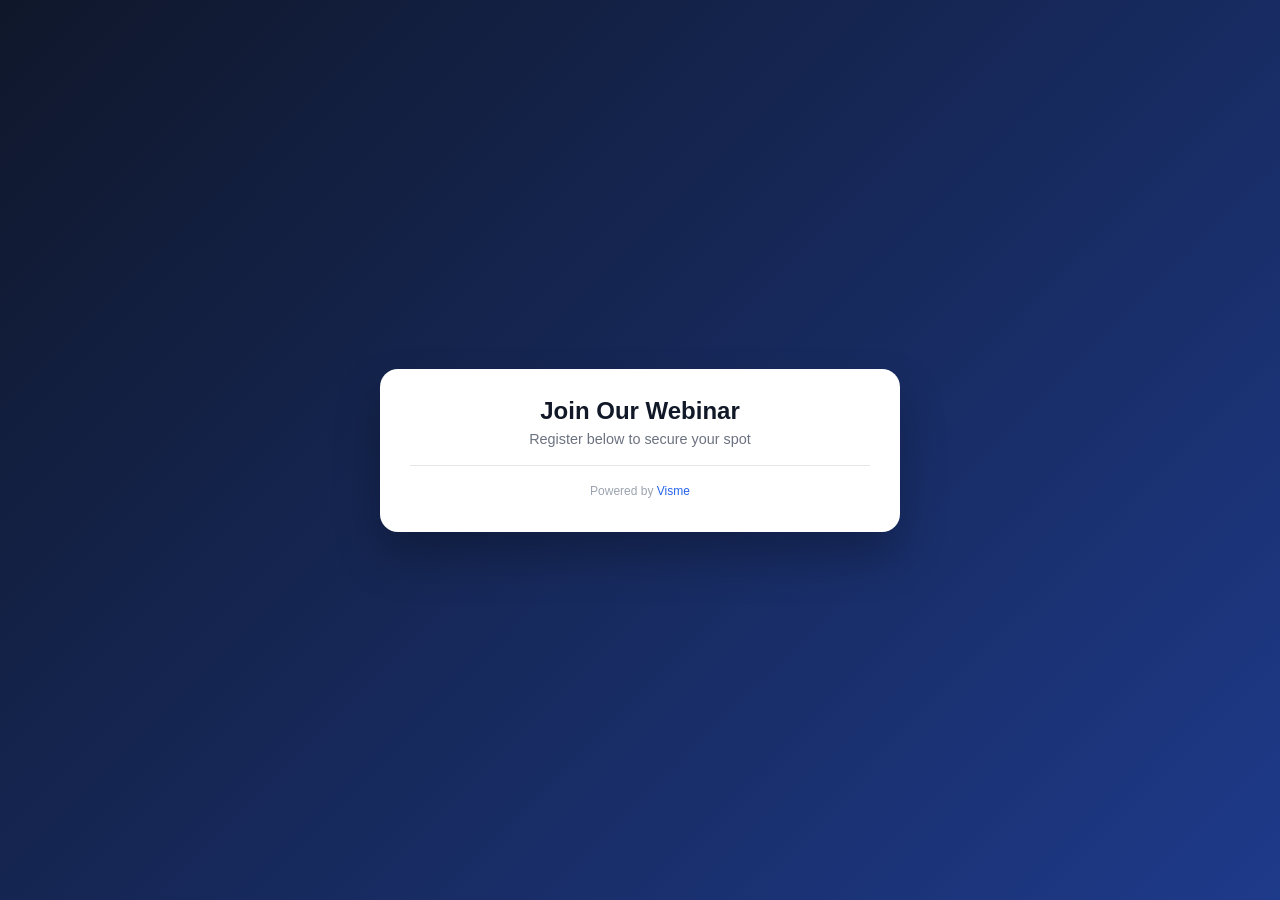
<file: NM.html>
<!DOCTYPE html>
<html lang="en">
<head>
  <meta charset="UTF-8" />
  <meta name="viewport" content="width=device-width, initial-scale=1.0" />
  <title>Webinar Registration</title>

  <style>
    * { box-sizing: border-box; }
    body {
      margin: 0;
      font-family: Inter, Arial, sans-serif;
      background: linear-gradient(135deg, #0f172a, #1e3a8a);
      color: #fff;
      display: flex;
      justify-content: center;
      align-items: center;
      min-height: 100vh;
    }

    .wrapper {
      width: 100%;
      max-width: 520px;
      background: #ffffff;
      color: #111827;
      border-radius: 18px;
      padding: 28px 30px 34px;
      box-shadow: 0 25px 45px rgba(0,0,0,.25);
    }

    .header {
      text-align: center;
      margin-bottom: 18px;
    }

    .header h1 {
      font-size: 1.5rem;
      margin: 0 0 6px;
    }

    .header p {
      margin: 0;
      color: #6b7280;
      font-size: 0.9rem;
    }

    .divider {
      height: 1px;
      background: #e5e7eb;
      margin: 18px 0;
    }

    .powered {
      text-align: center;
      font-size: 0.75rem;
      color: #9ca3af;
      margin-top: 14px;
    }

    .powered a {
      color: #2563eb;
      text-decoration: none;
    }
  </style>
</head>

<body>
  <div class="wrapper">
    <div class="header">
      <h1>Join Our Webinar</h1>
      <p>Register below to secure your spot</p>
    </div>

    <div class="divider"></div>

    <!-- Visme embed -->
    <div
      class="visme_d"
      data-title="Webinar Registration Form"
      data-url="g7ddqxx0-untitled-project?fullPage=true"
      data-domain="forms"
      data-full-page="true"
      data-min-height="100vh"
      data-form-id="133190">
    </div>

    <div class="powered">
      Powered by <a href="https://www.visme.co" target="_blank">Visme</a>
    </div>
  </div>

  <!-- Visme script (required if not already included elsewhere) -->
  <script src="https://static-bundles.visme.co/forms/vismeforms-embed.js"></script>
</body>
</html>
</file>
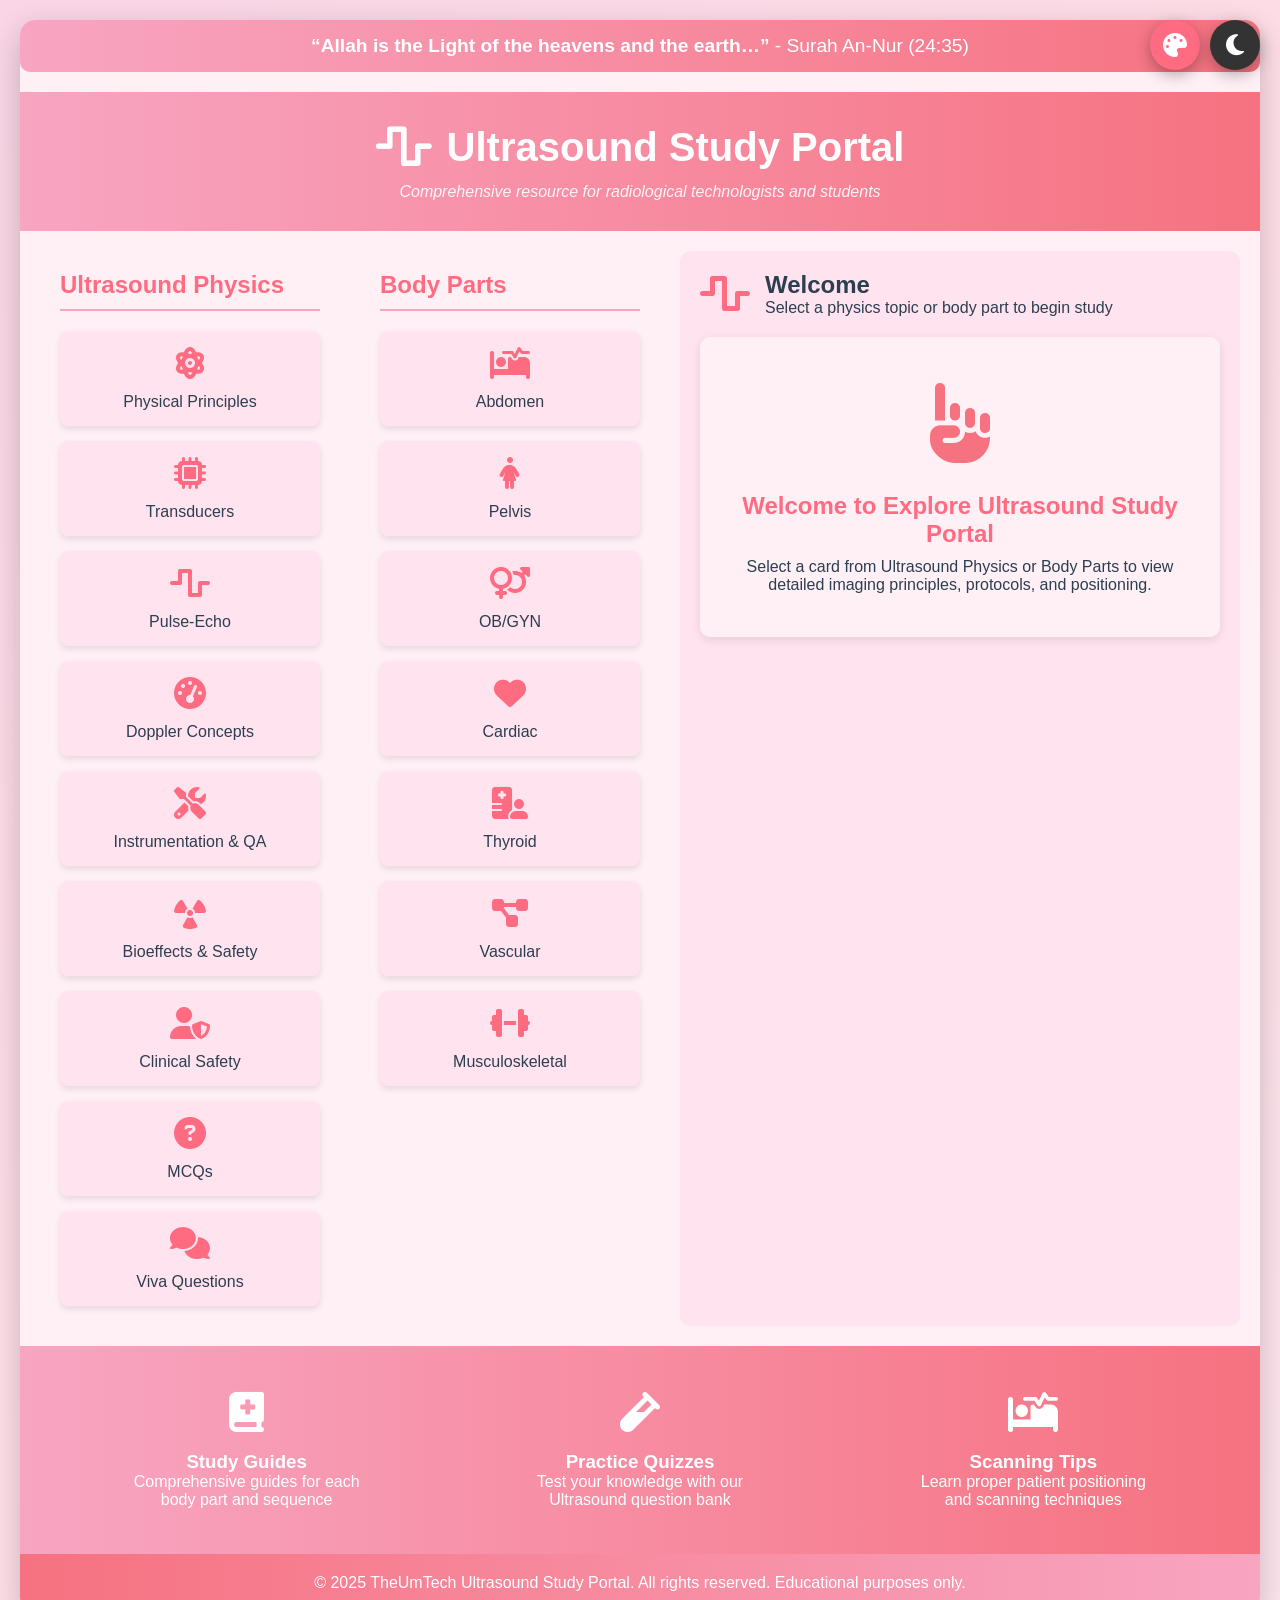
<file: Ultrasound.html>
<!DOCTYPE html>
<html lang="en">
<head>
<meta charset="UTF-8" />
<meta name="viewport" content="width=device-width, initial-scale=1.0"/>
<title>Ultrasound Study Portal - TheUmTech</title>
<link rel="stylesheet" href="https://cdnjs.cloudflare.com/ajax/libs/font-awesome/6.4.0/css/all.min.css">
<style>
* { margin:0; padding:0; box-sizing:border-box; font-family:'Segoe UI', sans-serif; transition: all 0.5s ease; }
body { background: linear-gradient(135deg,#f9d5e5,#fddde6,#fce4ec); color:#2c3e50; min-height:100vh; padding:20px; }
.container { max-width:1400px; margin:auto; background:#fff0f5; border-radius:15px; box-shadow:0 10px 30px rgba(0,0,0,0.2); overflow:hidden; color:#2c3e50; }

.quran-verse { text-align:center; padding:15px; background:linear-gradient(to right,#f8a5c2,#f67280); color:white; font-size:1.2rem; border-radius:10px; margin-bottom:20px; }

header { background: linear-gradient(to right,#f8a5c2,#f67280); color:white; padding:30px; text-align:center; }
.logo { font-size:2.5rem; font-weight:bold; display:flex; justify-content:center; align-items:center; }
.logo-icon { margin-right:15px; font-size:2.8rem; }
.tagline { font-style:italic; margin-top:10px; opacity:0.9; }

.main-content { display:flex; flex-wrap:wrap; padding:20px; }
.section { flex:1; min-width:300px; padding:20px; background:#fff0f5; border-radius:10px; margin-right:20px; }
.section h2 { color:#ff6b81; margin-bottom:20px; padding-bottom:10px; border-bottom:2px solid #f8a5c2; }

.cards-grid { display:grid; grid-template-columns:repeat(auto-fill,minmax(140px,1fr)); gap:15px; }
.card { background:#ffe4f0; border-radius:8px; padding:15px; text-align:center; cursor:pointer; transition:all 0.3s; box-shadow:0 3px 6px rgba(0,0,0,0.1); }
.card:hover { transform:translateY(-5px); box-shadow:0 5px 15px rgba(0,0,0,0.2); background:#f67280; color:white; }
.card-icon { font-size:2rem; margin-bottom:10px; color:#ff6b81; }
.card:hover .card-icon { color:white; }

.study-details { flex:2; min-width:300px; padding:20px; background:#ffe4f0; border-radius:10px; }
.study-header { display:flex; align-items:center; margin-bottom:20px; }
.study-icon { font-size:2.5rem; margin-right:15px; color:#ff6b81; }
.study-content { background:#fff0f5; padding:20px; border-radius:10px; box-shadow:0 3px 10px rgba(0,0,0,0.1); min-height:300px; display:flex; flex-direction:column; justify-content:center; align-items:center; text-align:center; }
.welcome-icon { font-size:5rem; color:#f67280; margin-bottom:20px; }
.welcome-text h2 { color:#ff6b81; margin-bottom:10px; cursor:pointer; }

.features { display:flex; flex-wrap:wrap; justify-content:space-around; padding:30px; background:linear-gradient(to right,#f8a5c2,#f67280); color:white; }
.feature { text-align:center; max-width:250px; margin:15px; }
.feature-icon { font-size:2.5rem; margin-bottom:15px; }

footer { text-align:center; padding:20px; background:linear-gradient(to right,#f67280,#f8a5c2); color:white; }

@media(max-width:768px){ .main-content{ flex-direction:column; } .section{ margin-right:0; margin-bottom:20px; } }
.active-card { background:#f67280 !important; color:white !important; }
.active-card .card-icon { color:white !important; }

#theme-switch, #night-mode-switch { position: fixed; top:20px; width:50px; height:50px; border-radius:50%; display:flex; justify-content:center; align-items:center; cursor:pointer; box-shadow:0 5px 15px rgba(0,0,0,0.3); font-size:1.5rem; z-index:999; transition: all 0.5s; }
#theme-switch { right:80px; background:#ff6b81; color:white; }
#night-mode-switch { right:20px; background:#333; color:white; }
#theme-switch:hover { transform: scale(1.1); }
#night-mode-switch:hover { transform: scale(1.1); }

body.night-mode { background:#000 !important; color:white !important; }
body.night-mode .container { background:#000 !important; color:white !important; }
body.night-mode header, body.night-mode .features, body.night-mode footer { background:#000 !important; color:white !important; }
body.night-mode .section, body.night-mode .study-details, body.night-mode .study-content { background:#000 !important; color:white !important; box-shadow:none !important; }
body.night-mode .card { background:#000 !important; color:white !important; box-shadow:none !important; }
body.night-mode .card:hover { background:#111 !important; color:white !important; }
body.night-mode .card-icon, body.night-mode .study-icon, body.night-mode .welcome-icon, body.night-mode .feature-icon { color:white !important; }
body.night-mode .welcome-text h2 a { color:white !important; }
body.night-mode .section h2 { color:white !important; border-bottom-color:white !important; }
body.night-mode .features { color:white !important; }
body.night-mode footer { color:white !important; }
</style>
</head>
<body>
<div class="container">

  <div class="quran-verse">
    <strong>“Allah is the Light of the heavens and the earth…”</strong> - Surah An-Nur (24:35)
  </div>

  <header>
    <div class="logo"><span class="logo-icon"><i class="fas fa-wave-square"></i></span><span>Ultrasound Study Portal</span></div>
    <p class="tagline">Comprehensive resource for radiological technologists and students</p>
  </header>

  <div class="main-content">
    <div class="section">
      <h2>Ultrasound Physics</h2>
      <div class="cards-grid">
        <div class="card" onclick="showPart('phys-principles', this)"><div class="card-icon"><i class="fas fa-atom"></i></div><p>Physical Principles</p></div>
        <div class="card" onclick="showPart('transducers', this)"><div class="card-icon"><i class="fas fa-microchip"></i></div><p>Transducers</p></div>
        <div class="card" onclick="showPart('pulse-echo', this)"><div class="card-icon"><i class="fas fa-wave-square"></i></div><p>Pulse-Echo</p></div>
        <div class="card" onclick="showPart('doppler-physics', this)"><div class="card-icon"><i class="fas fa-tachometer-alt"></i></div><p>Doppler Concepts</p></div>
        <div class="card" onclick="showPart('qa', this)"><div class="card-icon"><i class="fas fa-tools"></i></div><p>Instrumentation & QA</p></div>
        <div class="card" onclick="showPart('bioeffects', this)"><div class="card-icon"><i class="fas fa-radiation"></i></div><p>Bioeffects & Safety</p></div>
        <div class="card" onclick="showPart('clinical-safety', this)"><div class="card-icon"><i class="fas fa-user-shield"></i></div><p>Clinical Safety</p></div>
        <div class="card" onclick="showPart('mcqs', this)"><div class="card-icon"><i class="fas fa-question-circle"></i></div><p>MCQs</p></div>
        <div class="card" onclick="showPart('viva', this)"><div class="card-icon"><i class="fas fa-comments"></i></div><p>Viva Questions</p></div>
      </div>
    </div>

    <div class="section">
      <h2>Body Parts</h2>
      <div class="cards-grid">
        <div class="card" onclick="showPart('abdomen', this)"><div class="card-icon"><i class="fas fa-procedures"></i></div><p>Abdomen</p></div>

        <!-- Pelvis now uses OB/GYN icon -->
        <div class="card" onclick="showPart('pelvis', this)"><div class="card-icon"><i class="fas fa-female"></i></div><p>Pelvis</p></div>

        <!-- OB/GYN now uses Pelvis icon -->
        <div class="card" onclick="showPart('obgyn', this)"><div class="card-icon"><i class="fas fa-venus-mars"></i></div><p>OB/GYN</p></div>

        <div class="card" onclick="showPart('heart', this)"><div class="card-icon"><i class="fas fa-heart"></i></div><p>Cardiac</p></div>

        <!-- Thyroid icon updated -->
        <div class="card" onclick="showPart('thyroid', this)"><div class="card-icon"><i class="fas fa-hospital-user"></i></div><p>Thyroid</p></div>

        <div class="card" onclick="showPart('vessels', this)"><div class="card-icon"><i class="fas fa-project-diagram"></i></div><p>Vascular</p></div>
        <div class="card" onclick="showPart('musculoskeletal', this)"><div class="card-icon"><i class="fas fa-dumbbell"></i></div><p>Musculoskeletal</p></div>
      </div>
    </div>

    <div class="study-details">
      <div class="study-header">
        <div class="study-icon"><i class="fas fa-wave-square"></i></div>
        <div><h2>Welcome</h2><p>Select a physics topic or body part to begin study</p></div>
      </div>
      <div class="study-content">
        <div class="welcome-icon"><i class="fas fa-hand-point-up"></i></div>
        <div class="welcome-text">
          <h2><a href="index.html" style="text-decoration:none;color:#ff6b81;">Welcome to Explore Ultrasound Study Portal</a></h2>
          <p>Select a card from Ultrasound Physics or Body Parts to view detailed imaging principles, protocols, and positioning.</p>
        </div>
      </div>
    </div>
  </div>

  <div class="features">
    <div class="feature"><div class="feature-icon"><i class="fas fa-book-medical"></i></div><h3>Study Guides</h3><p>Comprehensive guides for each body part and sequence</p></div>
    <div class="feature"><div class="feature-icon"><i class="fas fa-vial"></i></div><h3>Practice Quizzes</h3><p>Test your knowledge with our Ultrasound question bank</p></div>
    <div class="feature"><div class="feature-icon"><i class="fas fa-procedures"></i></div><h3>Scanning Tips</h3><p>Learn proper patient positioning and scanning techniques</p></div>
  </div>

  <footer>
    <p>© 2025 TheUmTech Ultrasound Study Portal. All rights reserved. Educational purposes only.</p>
  </footer>
</div>

<div id="theme-switch" title="Change Theme"><i class="fas fa-palette"></i></div>
<div id="night-mode-switch" title="Night Mode"><i class="fas fa-moon"></i></div>

<script>
// Animated multi-gradient themes
const themes = [
  {body:'linear-gradient(135deg,#fceabb,#f8b500,#f67280)', container:'#fff0f5', header:'linear-gradient(to right,#ff9a9e,#fad0c4)', cards:'#ffd6e0', study:'#fff1f5', features:'linear-gradient(to right,#fbc2eb,#a6c1ee)', footer:'linear-gradient(to right,#f6d365,#fda085)'},
  {body:'linear-gradient(135deg,#a1c4fd,#c2e9fb,#667eea)', container:'#e2e2e2', header:'linear-gradient(to right,#667eea,#764ba2)', cards:'#d3cce3', study:'#e3f2fd', features:'linear-gradient(to right,#89f7fe,#66a6ff)', footer:'linear-gradient(to right,#00c6ff,#0072ff)'},
  {body:'linear-gradient(135deg,#ffafbd,#ffc3a0,#ff7e5f)', container:'#fff0f5', header:'linear-gradient(to right,#ff7e5f,#feb47b)', cards:'#ffd6d6', study:'#ffe4f0', features:'linear-gradient(to right,#ff7e5f,#feb47b)', footer:'linear-gradient(to right,#ff7e5f,#feb47b)'},
  {body:'linear-gradient(135deg,#00b894,#55efc4,#81ecec)', container:'#f0fff4', header:'linear-gradient(to right,#00b894,#55efc4)', cards:'#d0f0e8', study:'#e6fff9', features:'linear-gradient(to right,#00b894,#55efc4)', footer:'linear-gradient(to right,#00b894,#81ecec)'},
  {body:'linear-gradient(135deg,#f5f5f5,#c0c0c0,#dcdcdc)', container:'#f8f8f8', header:'linear-gradient(to right,#c0c0c0,#dcdcdc)', cards:'#e0e0e0', study:'#f0f0f0', features:'linear-gradient(to right,#b0b0b0,#d0d0d0)', footer:'linear-gradient(to right,#c0c0c0,#e0e0e0)'}
];

let currentTheme = 0;

document.getElementById('theme-switch').addEventListener('click', () => {
  currentTheme = (currentTheme + 1) % themes.length;
  const theme = themes[currentTheme];
  document.body.style.transition = 'background 1s ease';
  document.querySelector('.container').style.transition = 'background 1s ease';
  document.querySelector('header').style.transition = 'background 1s ease';
  document.querySelector('.features').style.transition = 'background 1s ease';
  document.querySelector('footer').style.transition = 'background 1s ease';
  
  document.body.style.background = theme.body;
  document.querySelector('.container').style.background = theme.container;
  document.querySelector('header').style.background = theme.header;
  document.querySelectorAll('.card').forEach(c => c.style.background = theme.cards);
  document.querySelector('.study-details').style.background = theme.study;
  document.querySelector('.features').style.background = theme.features;
  document.querySelector('footer').style.background = theme.footer;
});

document.getElementById('night-mode-switch').addEventListener('click', () => {
  document.body.classList.toggle('night-mode');
});

function showPart(part, element){
  const cards = document.querySelectorAll('.card');
  cards.forEach(card => card.classList.remove('active-card'));
  element.classList.add('active-card');

  const studyHeader = document.querySelector('.study-header');
  const studyIcon = document.querySelector('.study-icon');
  const welcomeText = document.querySelector('.welcome-text');

  let iconClass='', welcomeHeading='', welcomeParagraph='';

  switch(part){
    case 'phys-principles':
      iconClass = 'fas fa-atom';
      heading = 'Welcome To Explore Physical Principles';
      paragraph = 'Fundamentals of sound wave propagation, acoustic variables, attenuation, and tissue interaction.';
      link = 'ultrasoundphysicalprinciples.html';
      break;
    case 'transducers':
      iconClass = 'fas fa-microchip';
      heading = 'Welcome To Explore Transducers';
      paragraph = 'Explore piezoelectric technology, probe types, frequency selection, and resolution handling.';
      link = 'ultrasoundtransducers.html';
      break;
    case 'pulse-echo':
      iconClass = 'fas fa-wave-square';
      heading = 'Welcome To Explore Pulse-Echo';
      paragraph = 'Understand the principles of PRF, duty factor, and time-of-flight in image formation.';
      link = 'ultrasoundpulseecho.html';
      break;
    case 'doppler-physics':
      iconClass = 'fas fa-tachometer-alt';
      heading = 'Welcome To Explore Doppler Concepts';
      paragraph = 'Covers Doppler shift, aliasing, angle correction, flow patterns, and velocity estimation.';
      link = 'ultrasounddopplerconcepts.html';
      break;
    case 'qa':
      iconClass = 'fas fa-tools';
      heading = 'Welcome To Explore Instrumentation & QA';
      paragraph = 'Identify common artifacts, testing tools, and how to ensure accurate imaging systems.';
      link = 'ultrasoundinstrumentationqa.html';
      break;
    case 'bioeffects':
      iconClass = 'fas fa-radiation';
      heading = 'Welcome To Explore Bioeffects & Safety';
      paragraph = 'Learn ultrasound safety standards, TI/MI indicators, and ALARA implementation.';
      link = 'ultrasoundbioeffects.html';
      break;
    case 'clinical-safety':
      iconClass = 'fas fa-user-shield';
      heading = 'Welcome To Explore Clinical Safety';
      paragraph = 'Covers safe clinical practices, ergonomics, hygiene, and communication during scanning.';
      link = 'ultrasoundclinicalsafety.html';
      break;
    case 'mcqs':
      iconClass = 'fas fa-question-circle';
      heading = 'Welcome To Explore MCQs';
      paragraph = 'Practice multiple-choice questions for ARDMS and other ultrasound exams.';
      link = 'ultrasoundmcqs.html';
      break;
    case 'viva':
      iconClass = 'fas fa-comments';
      heading = 'Welcome To Explore Viva Questions';
      paragraph = 'Frequently asked viva questions with detailed explanations for study prep.';
      link = 'ultrasoundviva.html';
      break;
    case 'abdomen':
      iconClass = 'fas fa-procedures';
      heading = 'Welcome To Explore Abdomen';
      paragraph = 'Protocols, transducer selection, and normal sonographic anatomy.';
      link = 'ultrasoundabdomen.html';
      break;
    case 'pelvis':
      iconClass = 'fas fa-female';
      heading = 'Welcome To Explore Pelvis';
      paragraph = 'Evaluation of pelvic organs including bladder, prostate, uterus, and ovaries.';
      link = 'ultrasoundpelvis.html';
      break;
    case 'obgyn':
      iconClass = 'fas fa-venus-mars';
      heading = 'Welcome To Explore OB/GYN';
      paragraph = 'Pregnancy assessment, fetal biometry, and obstetric imaging protocols.';
      link = 'ultrasoundobgyn.html';
      break;
    case 'heart':
      iconClass = 'fas fa-heart';
      heading = 'Welcome To Explore Cardiac';
      paragraph = 'Echocardiography, cardiac views, and Doppler flow evaluation.';
      link = 'ultrasoundcardiac.html';
      break;
    case 'thyroid':
      iconClass = 'fas fa-hospital-user';
      heading = 'Welcome To Explore Thyroid';
      paragraph = 'Assessment of thyroid morphology, nodules, and vascularity.';
      link = 'ultrasoundthyroid.html';
      break;
    case 'vessels':
      iconClass = 'fas fa-project-diagram';
      heading = 'Welcome To Explore Vascular';
      paragraph = 'Arterial and venous assessment, duplex scanning, and flow characterization.';
      link = 'ultrasoundvascular.html';
      break;
    case 'musculoskeletal':
      iconClass = 'fas fa-dumbbell';
      heading = 'Welcome To Explore Musculoskeletal';
      paragraph = 'Evaluation of tendons, ligaments, muscles, and joint structures.';
      link = 'ultrasoundmusculoskeletal.html';
      break;
    default:
      iconClass = 'fas fa-hand-point-up';
      heading = 'Welcome';
      paragraph = 'Select a physics topic or body part to begin study.';
      link = '#';
      break;
  }

  studyIcon.innerHTML = `<i class="${iconClass}"></i>`;
  welcomeText.innerHTML = `
    <h2><a href="${link}" style="color:#ff6b81;text-decoration:none;">${heading}</a></h2>
    <p>${paragraph}</p>
  `;
}
</script>
</body>
</html>
</file>
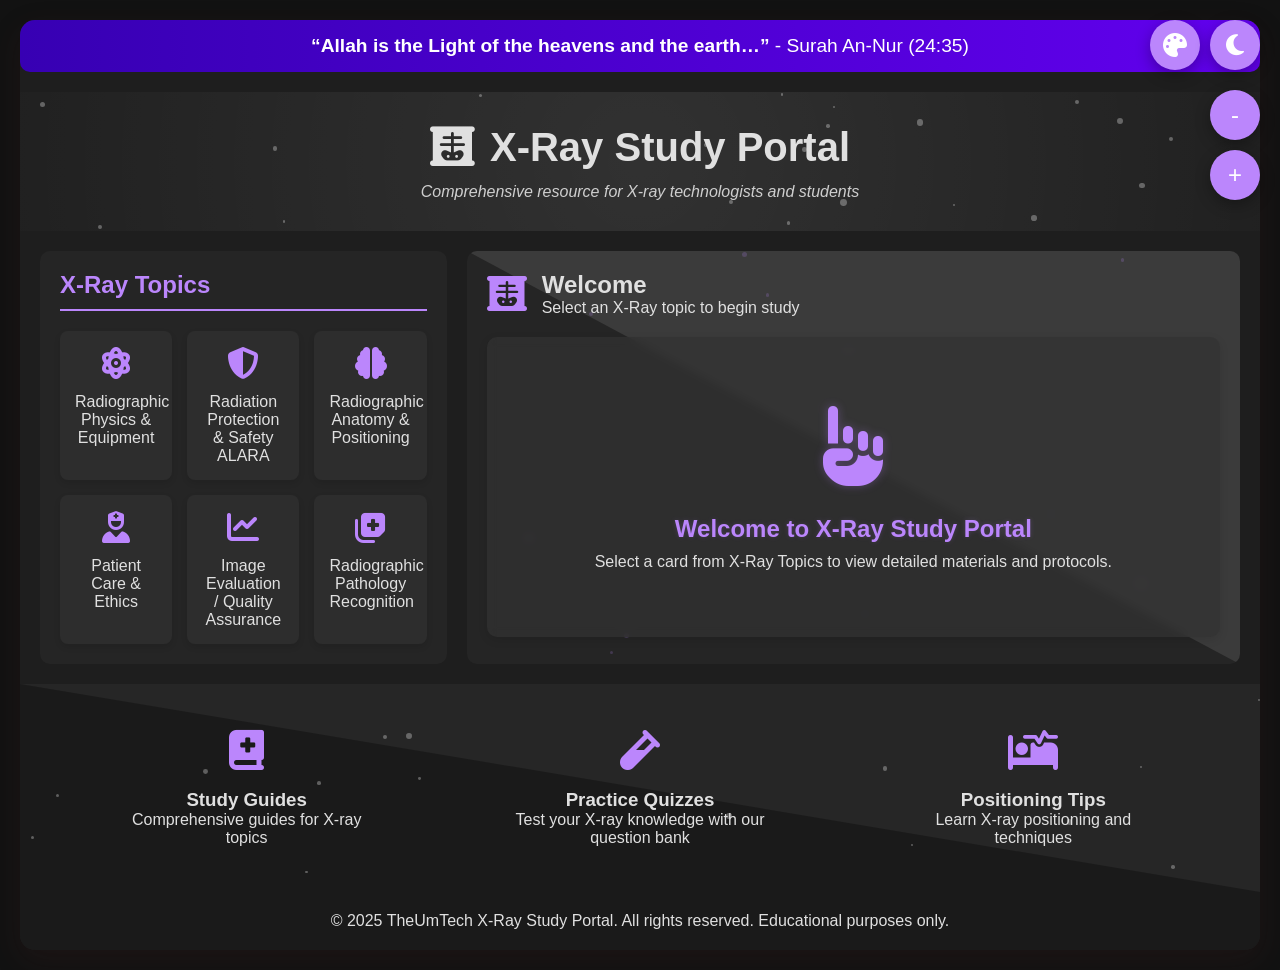
<file: xray.html>
<!DOCTYPE html>
<html lang="en">
<head>
<meta charset="UTF-8" />
<meta name="viewport" content="width=device-width, initial-scale=1.0"/>
<title>X-Ray Study Portal - TheUmTech</title>
<link rel="stylesheet" href="https://cdnjs.cloudflare.com/ajax/libs/font-awesome/6.4.0/css/all.min.css">
<style>
* { margin:0; padding:0; box-sizing:border-box; font-family:'Segoe UI', Tahoma, Geneva, Verdana, sans-serif; transition: all 0.5s ease; }
body { 
  background: #121212 !important; 
  color:#e0e0e0 !important; 
  min-height:100vh; 
  padding:20px; 
  overflow-x: hidden; 
}
.xray-container { 
  background:#1e1e1e !important; 
  color:#e0e0e0 !important; 
  max-width:1400px; 
  margin:auto; 
  border-radius:15px; 
  box-shadow:0 10px 30px rgba(68, 32, 32, 0.2); 
  overflow:hidden; 
  animation: fadeIn 0.8s ease-out; 
}

.xray-quran-verse { 
  text-align:center; 
  padding:15px; 
  background:linear-gradient(to right,#3700b3, #6200ee); 
  color:white; 
  font-size:1.2rem; 
  border-radius:10px; 
  margin-bottom:20px; 
  animation: slideDown 0.7s ease-out; 
}

.xray-header { 
  background: #1a1a1a !important; 
  color:#e0e0e0 !important; 
  padding:30px; 
  text-align:center; 
  position: relative; 
  overflow: hidden; 
}
.xray-header::before {
  content: '';
  position: absolute;
  top: -50%;
  left: -50%;
  width: 200%;
  height: 200%;
  background: radial-gradient(circle, rgba(255,255,255,0.1) 0%, transparent 70%);
  animation: pulse 15s infinite linear;
}
.xray-logo { font-size:2.5rem; font-weight:bold; display:flex; justify-content:center; align-items:center; position: relative; z-index: 2; }
.xray-logo-icon { margin-right:15px; font-size:2.8rem; animation: bounce 2s infinite; }
.xray-tagline { font-style:italic; margin-top:10px; opacity:0.9; position: relative; z-index: 2; }

.xray-main-content { display:flex; flex-wrap:wrap; padding:20px; }
.xray-section { 
  flex:1; 
  min-width:300px; 
  padding:20px; 
  background:#252525 !important; 
  color:#e0e0e0 !important; 
  border-radius:10px; 
  margin-right:20px; 
  animation: fadeInLeft 0.8s ease-out; 
}
.xray-section h2 { 
  color:#bb86fc !important; 
  margin-bottom:20px; 
  padding-bottom:10px; 
  border-bottom:2px solid #bb86fc !important; 
  position: relative; 
}
.xray-section h2::after {
  content: '';
  position: absolute;
  bottom: -2px;
  left: 0;
  width: 50px;
  height: 2px;
  background: #bb86fc;
  animation: expandLine 1.5s ease-out;
}

/* FIXED: 3 cards per row */
.xray-cards-grid { 
  display: grid;
  grid-template-columns: repeat(3, 1fr);
  gap: 15px;
}
.xray-card { 
  background:#2d2d2d !important; 
  color:#e0e0e0 !important; 
  border-radius:8px; 
  padding:15px; 
  text-align:center; 
  cursor:pointer; 
  transition:all 0.3s; 
  box-shadow:0 3px 6px rgba(0,0,0,0.1);
  position: relative;
  overflow: hidden;
  animation: fadeInUp 0.6s ease-out;
}
.xray-card::before {
  content: '';
  position: absolute;
  top: 0;
  left: -100%;
  width: 100%;
  height: 100%;
  background: linear-gradient(90deg, transparent, rgba(255,255,255,0.2), transparent);
  transition: 0.5s;
}
.xray-card:hover::before {
  left: 100%;
}
.xray-card:hover { 
  transform:translateY(-5px) scale(1.03); 
  box-shadow:0 10px 25px rgba(0,0,0,0.2); 
  background:#3a3a3a !important; 
  color:white !important; 
}
.xray-card-icon { 
  font-size:2rem; 
  margin-bottom:10px; 
  color:#bb86fc !important; 
  transition: all 0.5s; 
}
.xray-card:hover .xray-card-icon { 
  color:white !important; 
  transform: rotate(360deg) scale(1.2);
}

/* Enhanced Study Section */
.xray-study-details { 
  flex:2; 
  min-width:300px; 
  padding:20px; 
  background: #252525 !important; 
  color:#e0e0e0 !important; 
  border-radius:10px; 
  animation: fadeInRight 0.8s ease-out;
  position: relative;
  overflow: hidden;
}
.xray-study-details::before {
  content: '';
  position: absolute;
  top: 0;
  left: 0;
  width: 100%;
  height: 100%;
  background: url('data:image/svg+xml;utf8,<svg xmlns="http://www.w3.org/2000/svg" viewBox="0 0 100 100" preserveAspectRatio="none"><path d="M0,0 L100,0 L100,100 Z" fill="rgba(255,255,255,0.1)"/></svg>');
  background-size: 200% 200%;
  animation: wave 15s infinite linear;
  z-index: 1;
}
.xray-study-header { 
  display:flex; 
  align-items:center; 
  margin-bottom:20px; 
  position: relative;
  z-index: 2;
}
.xray-study-icon { 
  font-size:2.5rem; 
  margin-right:15px; 
  color:#bb86fc !important; 
  transition: all 0.5s; 
  animation: pulse 2s infinite;
}
.xray-study-content { 
  background:rgba(50, 50, 50, 0.7) !important; 
  padding:20px; 
  border-radius:10px; 
  box-shadow:0 3px 10px rgba(0,0,0,0.1); 
  min-height:300px; 
  display:flex; 
  flex-direction:column; 
  justify-content:center; 
  align-items:center; 
  text-align:center;
  position: relative;
  z-index: 2;
  backdrop-filter: blur(5px);
}
.xray-welcome-icon { 
  font-size:5rem; 
  color:#bb86fc !important; 
  margin-bottom:20px; 
  animation: pulse 2s infinite;
  text-shadow: 0 0 10px rgba(187, 134, 252, 0.3);
}
.xray-welcome-text h2 { 
  color:#bb86fc !important; 
  margin-bottom:10px; 
  cursor:pointer;
  text-shadow: 0 0 5px rgba(187, 134, 252, 0.2);
}

.xray-features { 
  display:flex; 
  flex-wrap:wrap; 
  justify-content:space-around; 
  padding:30px; 
  background:#1a1a1a !important; 
  color:#e0e0e0 !important; 
  position: relative; 
  overflow: hidden; 
}
.xray-features::after {
  content: '';
  position: absolute;
  top: -50%;
  left: -50%;
  width: 200%;
  height: 200%;
  background: url('data:image/svg+xml;utf8,<svg xmlns="http://www.w3.org/2000/svg" viewBox="0 0 100 100" preserveAspectRatio="none"><path d="M0,0 L100,0 L100,100 Z" fill="rgba(255,255,255,0.05)"/></svg>');
  background-size: 100% 100%;
  animation: wave 20s infinite linear;
  z-index: 1;
}
.xray-feature { text-align:center; max-width:250px; margin:15px; position: relative; z-index: 2; transition: all 0.5s; }
.xray-feature:hover {
  transform: translateY(-10px);
}
.xray-feature-icon { 
  font-size:2.5rem; 
  margin-bottom:15px; 
  color:#bb86fc !important; 
  transition: all 0.5s; 
}
.xray-feature:hover .xray-feature-icon {
  transform: scale(1.2) rotate(10deg);
}

.xray-footer { 
  text-align:center; 
  padding:20px; 
  background:#1a1a1a !important; 
  color:#e0e0e0 !important; 
  position: relative; 
}

@media(max-width:1200px){
  .xray-cards-grid {
    grid-template-columns: repeat(2, 1fr);
  }
}

@media(max-width:768px){
  .xray-main-content{ flex-direction:column; } 
  .xray-section{ margin-right:0; margin-bottom:20px; }
  .xray-cards-grid {
    grid-template-columns: repeat(1, 1fr);
  }
}
.xray-active-card { background:#3a3a3a !important; color:white !important; }
.xray-active-card .xray-card-icon { color:white !important; }

#xray-theme-switch, #xray-night-mode-switch { 
  position: fixed; 
  top:20px; 
  width:50px; 
  height:50px; 
  border-radius:50%; 
  display:flex; 
  justify-content:center; 
  align-items:center; 
  cursor:pointer; 
  box-shadow:0 5px 15px rgba(0,0,0,0.3); 
  font-size:1.5rem; 
  z-index:999; 
  transition: all 0.5s; 
  animation: bounceIn 1s ease-out;
}
#xray-theme-switch { right:80px; background:#bb86fc; color:white; }
#xray-night-mode-switch { right:20px; background:#bb86fc; color:white; }
#xray-theme-switch:hover { transform: scale(1.1) rotate(180deg); }
#xray-night-mode-switch:hover { transform: scale(1.1) rotate(15deg); }

/* Day mode styles - applied when night mode is toggled off */
body:not(.xray-night-mode) { 
  background: linear-gradient(135deg,#f9d5e5,#fddde6,#fce4ec) !important; 
  color:#2c3e50 !important; 
}
body:not(.xray-night-mode) .xray-container { 
  background:#fff0f5 !important; 
  color:#2c3e50 !important; 
}
body:not(.xray-night-mode) .xray-quran-verse { 
  background:linear-gradient(to right,#f8a5c2,#f67280) !important; 
}
body:not(.xray-night-mode) .xray-header, 
body:not(.xray-night-mode) .xray-features, 
body:not(.xray-night-mode) .xray-footer { 
  background:linear-gradient(to right,#f8a5c2,#f67280) !important; 
  color:white !important; 
}
body:not(.xray-night-mode) .xray-section, 
body:not(.xray-night-mode) .xray-study-details, 
body:not(.xray-night-mode) .xray-study-content { 
  background:#fff0f5 !important; 
  color:#2c3e50 !important; 
  box-shadow:0 3px 10px rgba(0,0,0,0.1) !important; 
}
body:not(.xray-night-mode) .xray-card { 
  background:#ffe4f0 !important; 
  color:#2c3e50 !important; 
  box-shadow:0 3px 6px rgba(0,0,0,0.1) !important; 
}
body:not(.xray-night-mode) .xray-card:hover { 
  background:#f67280 !important; 
  color:white !important; 
}
body:not(.xray-night-mode) .xray-card-icon, 
body:not(.xray-night-mode) .xray-study-icon, 
body:not(.xray-night-mode) .xray-welcome-icon, 
body:not(.xray-night-mode) .xray-feature-icon { 
  color:#ff6b81 !important; 
}
body:not(.xray-night-mode) .xray-welcome-text h2 a { 
  color:#ff6b81 !important; 
}
body:not(.xray-night-mode) .xray-section h2 { 
  color:#ff6b81 !important; 
  border-bottom-color:#f8a5c2 !important; 
}
body:not(.xray-night-mode) .xray-features { 
  color:white !important; 
}
body:not(.xray-night-mode) .xray-footer { 
  color:white !important; 
}
body:not(.xray-night-mode) #xray-theme-switch { 
  background:#ff6b81 !important; 
}
body:not(.xray-night-mode) #xray-night-mode-switch { 
  background:#333 !important; 
}

/* Zoom Buttons */
#xray-zoom-out, #xray-zoom-in {
  position: fixed;
  width: 50px;
  height: 50px;
  background: #bb86fc;
  color: white;
  border-radius: 50%;
  display: flex;
  justify-content: center;
  align-items: center;
  cursor: pointer;
  box-shadow: 0 5px 15px rgba(0,0,0,0.3);
  font-size: 1.5rem;
  z-index: 999;
  right: 20px;
  transition: all 0.3s;
}

#xray-zoom-out:hover, #xray-zoom-in:hover {
  transform: scale(1.1);
}

#xray-zoom-out {
  top: 90px;
}

#xray-zoom-in {
  top: 150px;
}

body:not(.xray-night-mode) #xray-zoom-out,
body:not(.xray-night-mode) #xray-zoom-in {
  background: #ff6b81;
}

/* Enhanced Button styles for study content */
.xray-topic-button {
  display: block;
  width: 100%;
  margin: 10px 0;
  padding: 15px;
  background: linear-gradient(135deg, #3700b3, #6200ee);
  color: white;
  border: none;
  border-radius: 10px;
  text-align: left;
  cursor: pointer;
  transition: all 0.4s;
  position: relative;
  overflow: hidden;
  box-shadow: 0 5px 15px rgba(0,0,0,0.1);
  font-weight: 500;
  font-size: 1rem;
}

.xray-topic-button::before {
  content: '';
  position: absolute;
  top: 0;
  left: -100%;
  width: 100%;
  height: 100%;
  background: linear-gradient(90deg, transparent, rgba(255,255,255,0.3), transparent);
  transition: 0.6s;
}

.xray-topic-button:hover::before {
  left: 100%;
}

.xray-topic-button:hover {
  background: linear-gradient(135deg, #6200ee, #3700b3);
  transform: translateX(8px) translateY(-3px);
  box-shadow: 0 8px 20px rgba(0,0,0,0.2);
}

.xray-topic-button i {
  margin-right: 10px;
  font-size: 1.2rem;
  transition: all 0.3s;
}

.xray-topic-button:hover i {
  transform: scale(1.2) rotate(10deg);
}

body:not(.xray-night-mode) .xray-topic-button {
  background: linear-gradient(135deg, #ff6b81, #f67280);
  color: white;
}

body:not(.xray-night-mode) .xray-topic-button:hover {
  background: linear-gradient(135deg, #f67280, #ff6b81);
}

/* Study content animations */
@keyframes contentSlideIn {
  from {
    opacity: 0;
    transform: translateY(20px);
  }
  to {
    opacity: 1;
    transform: translateY(0);
  }
}

.study-content-animate {
  animation: contentSlideIn 0.6s ease-out;
}

/* Enhanced study section animations */
@keyframes studyPulse {
  0% { transform: scale(1); }
  50% { transform: scale(1.02); }
  100% { transform: scale(1); }
}

.xray-study-details:hover {
  animation: studyPulse 2s infinite;
}

/* Animations */
@keyframes fadeIn {
  from { opacity: 0; }
  to { opacity: 1; }
}

@keyframes fadeInUp {
  from { 
    opacity: 0;
    transform: translateY(20px);
  }
  to { 
    opacity: 1;
    transform: translateY(0);
  }
}

@keyframes fadeInLeft {
  from { 
    opacity: 0;
    transform: translateX(-20px);
  }
  to { 
    opacity: 1;
    transform: translateX(0);
  }
}

@keyframes fadeInRight {
  from { 
    opacity: 0;
    transform: translateX(20px);
  }
  to { 
    opacity: 1;
    transform: translateX(0);
  }
}

@keyframes slideDown {
  from { 
    opacity: 0;
    transform: translateY(-20px);
  }
  to { 
    opacity: 1;
    transform: translateY(0);
  }
}

@keyframes bounce {
  0%, 20%, 50%, 80%, 100% { transform: translateY(0); }
  40% { transform: translateY(-10px); }
  60% { transform: translateY(-5px); }
}

@keyframes pulse {
  0% { transform: scale(1); opacity: 0.5; }
  50% { transform: scale(1.05); opacity: 0.8; }
  100% { transform: scale(1); opacity: 0.5; }
}

@keyframes wave {
  from { transform: rotate(0deg); }
  to { transform: rotate(360deg); }
}

@keyframes expandLine {
  from { width: 0; }
  to { width: 50px; }
}

@keyframes bounceIn {
  0% { transform: scale(0.8); opacity: 0; }
  60% { transform: scale(1.1); }
  100% { transform: scale(1); opacity: 1; }
}

/* Particle animation for headers */
.xray-particles {
  position: absolute;
  top: 0;
  left: 0;
  width: 100%;
  height: 100%;
  overflow: hidden;
  z-index: 1;
}

.particle {
  position: absolute;
  background: rgba(255, 255, 255, 0.3);
  border-radius: 50%;
  animation: float 15s infinite linear;
}

@keyframes float {
  0% {
    transform: translateY(0) translateX(0) rotate(0deg);
    opacity: 1;
  }
  100% {
    transform: translateY(-1000px) translateX(100px) rotate(360deg);
    opacity: 0;
  }
}

/* Theme transition animation */
.theme-transition {
  animation: themeChange 1s ease-out;
}

@keyframes themeChange {
  0% { opacity: 0.7; }
  100% { opacity: 1; }
}

/* Study section specific particles */
.study-particles {
  position: absolute;
  top: 0;
  left: 0;
  width: 100%;
  height: 100%;
  overflow: hidden;
  z-index: 1;
}

.study-particle {
  position: absolute;
  background: rgba(187, 134, 252, 0.2);
  border-radius: 50%;
  animation: float 12s infinite linear;
}
</style>
</head>
<body class="xray-night-mode">
<div class="xray-container">

  <div class="xray-quran-verse">
    <strong>“Allah is the Light of the heavens and the earth…”</strong> - Surah An-Nur (24:35)
  </div>

  <header class="xray-header">
    <div class="xray-particles" id="header-particles"></div>
    <div class="xray-logo"><span class="xray-logo-icon"><i class="fas fa-x-ray"></i></span><span>X-Ray Study Portal</span></div>
    <p class="xray-tagline">Comprehensive resource for X-ray technologists and students</p>
  </header>

  <div class="xray-main-content">
    <div class="xray-section">
      <h2>X-Ray Topics</h2>
      <div class="xray-cards-grid">
        <div class="xray-card" onclick="xrayShowPart('physics', this)"><div class="xray-card-icon"><i class="fas fa-atom"></i></div><p>Radiographic Physics & Equipment</p></div>
        <div class="xray-card" onclick="xrayShowPart('protection', this)"><div class="xray-card-icon"><i class="fas fa-shield-alt"></i></div><p>Radiation Protection & Safety ALARA</p></div>
        <div class="xray-card" onclick="xrayShowPart('anatomy', this)"><div class="xray-card-icon"><i class="fas fa-brain"></i></div><p>Radiographic Anatomy & Positioning</p></div>
        <div class="xray-card" onclick="xrayShowPart('patient-care', this)"><div class="xray-card-icon"><i class="fas fa-user-nurse"></i></div><p>Patient Care & Ethics</p></div>
        <div class="xray-card" onclick="xrayShowPart('image-evaluation', this)"><div class="xray-card-icon"><i class="fas fa-chart-line"></i></div><p>Image Evaluation / Quality Assurance</p></div>
        <div class="xray-card" onclick="xrayShowPart('pathology', this)"><div class="xray-card-icon"><i class="fas fa-notes-medical"></i></div><p>Radiographic Pathology Recognition</p></div>
      </div>
    </div>

    <div class="xray-study-details">
      <div class="study-particles" id="study-particles"></div>
      <div class="xray-study-header">
        <div class="xray-study-icon"><i class="fas fa-x-ray"></i></div>
        <div><h2>Welcome</h2><p>Select an X-Ray topic to begin study</p></div>
      </div>
      <div class="xray-study-content">
        <div class="xray-welcome-icon"><i class="fas fa-hand-point-up"></i></div>
        <div class="xray-welcome-text">
          <h2><a href="#" style="text-decoration:none;color:#bb86fc;">Welcome to X-Ray Study Portal</a></h2>
          <p>Select a card from X-Ray Topics to view detailed materials and protocols.</p>
        </div>
      </div>
    </div>
  </div>

  <div class="xray-features">
    <div class="xray-particles" id="features-particles"></div>
    <div class="xray-feature"><div class="xray-feature-icon"><i class="fas fa-book-medical"></i></div><h3>Study Guides</h3><p>Comprehensive guides for X-ray topics</p></div>
    <div class="xray-feature"><div class="xray-feature-icon"><i class="fas fa-vial"></i></div><h3>Practice Quizzes</h3><p>Test your X-ray knowledge with our question bank</p></div>
    <div class="xray-feature"><div class="xray-feature-icon"><i class="fas fa-procedures"></i></div><h3>Positioning Tips</h3><p>Learn X-ray positioning and techniques</p></div>
  </div>

  <footer class="xray-footer">
    <p>© 2025 TheUmTech X-Ray Study Portal. All rights reserved. Educational purposes only.</p>
  </footer>
</div>

<div id="xray-theme-switch" title="Change Theme"><i class="fas fa-palette"></i></div>
<div id="xray-night-mode-switch" title="Night Mode"><i class="fas fa-moon"></i></div>

<script>
// Enhanced themes with world-class color schemes
const xrayThemes = [
  // Pink Theme
  {
    name: "Pink Elegance",
    body: 'linear-gradient(135deg, #f9d5e5, #fddde6, #fce4ec)', 
    container: '#fff0f5', 
    header: 'linear-gradient(to right, #f8a5c2, #f67280)', 
    cards: '#ffe4f0', 
    study: 'linear-gradient(135deg, #ffe4f0, #ffd6e6, #ffe4f0)', 
    features: 'linear-gradient(to right, #f8a5c2, #f67280)', 
    footer: 'linear-gradient(to right, #f67280, #f8a5c2)'
  },
  // Ocean Blue Theme
  {
    name: "Ocean Blue",
    body: 'linear-gradient(135deg, #a1c4fd, #c2e9fb, #667eea)', 
    container: '#e2f1fd', 
    header: 'linear-gradient(to right, #667eea, #764ba2)', 
    cards: '#d3e5ff', 
    study: 'linear-gradient(135deg, #d3e5ff, #c2e9fb, #d3e5ff)', 
    features: 'linear-gradient(to right, #667eea, #764ba2)', 
    footer: 'linear-gradient(to right, #764ba2, #667eea)'
  },
  // Sunset Orange Theme
  {
    name: "Sunset Glow",
    body: 'linear-gradient(135deg, #ffafbd, #ffc3a0, #ff7e5f)', 
    container: '#ffefed', 
    header: 'linear-gradient(to right, #ff7e5f, #feb47b)', 
    cards: '#ffe4e1', 
    study: 'linear-gradient(135deg, #ffe4e1, #ffc3a0, #ffe4e1)', 
    features: 'linear-gradient(to right, #ff7e5f, #feb47b)', 
    footer: 'linear-gradient(to right, #feb47b, #ff7e5f)'
  },
  // Mint Green Theme
  {
    name: "Mint Fresh",
    body: 'linear-gradient(135deg, #00b894, #55efc4, #81ecec)', 
    container: '#eafff7', 
    header: 'linear-gradient(to right, #00b894, #55efc4)', 
    cards: '#d1f7ec', 
    study: 'linear-gradient(135deg, #d1f7ec, #55efc4, #d1f7ec)', 
    features: 'linear-gradient(to right, #00b894, #55efc4)', 
    footer: 'linear-gradient(to right, #55efc4, #00b894)'
  },
  // Royal Purple Theme
  {
    name: "Royal Purple",
    body: 'linear-gradient(135deg, #6a11cb, #2575fc, #8e2de2)', 
    container: '#f0e6ff', 
    header: 'linear-gradient(to right, #8e2de2, #4a00e0)', 
    cards: '#e6d9ff', 
    study: 'linear-gradient(135deg, #e6d9ff, #8e2de2, #e6d9ff)', 
    features: 'linear-gradient(to right, #8e2de2, #4a00e0)', 
    footer: 'linear-gradient(to right, #4a00e0, #8e2de2)'
  }
];

let xrayCurrentTheme = 0;
let currentIconClass = 'fas fa-x-ray';

// Create particles for headers and study section
function createParticles() {
  const headerParticles = document.getElementById('header-particles');
  const featuresParticles = document.getElementById('features-particles');
  const studyParticles = document.getElementById('study-particles');
  
  // Clear existing particles
  headerParticles.innerHTML = '';
  featuresParticles.innerHTML = '';
  studyParticles.innerHTML = '';
  
  // Create particles for header
  for (let i = 0; i < 20; i++) {
    const particle = document.createElement('div');
    particle.classList.add('particle');
    particle.style.width = `${Math.random() * 5 + 2}px`;
    particle.style.height = particle.style.width;
    particle.style.left = `${Math.random() * 100}%`;
    particle.style.top = `${Math.random() * 100}%`;
    particle.style.animationDuration = `${Math.random() * 10 + 10}s`;
    particle.style.animationDelay = `${Math.random() * 5}s`;
    headerParticles.appendChild(particle);
  }
  
  // Create particles for features
  for (let i = 0; i < 15; i++) {
    const particle = document.createElement('div');
    particle.classList.add('particle');
    particle.style.width = `${Math.random() * 5 + 2}px`;
    particle.style.height = particle.style.width;
    particle.style.left = `${Math.random() * 100}%`;
    particle.style.top = `${Math.random() * 100}%`;
    particle.style.animationDuration = `${Math.random() * 10 + 10}s`;
    particle.style.animationDelay = `${Math.random() * 5}s`;
    featuresParticles.appendChild(particle);
  }
  
  // Create particles for study section
  for (let i = 0; i < 12; i++) {
    const particle = document.createElement('div');
    particle.classList.add('study-particle');
    particle.style.width = `${Math.random() * 4 + 2}px`;
    particle.style.height = particle.style.width;
    particle.style.left = `${Math.random() * 100}%`;
    particle.style.top = `${Math.random() * 100}%`;
    particle.style.animationDuration = `${Math.random() * 8 + 8}s`;
    particle.style.animationDelay = `${Math.random() * 3}s`;
    studyParticles.appendChild(particle);
  }
}

// Initialize particles
createParticles();

document.getElementById('xray-theme-switch').addEventListener('click', () => {
  // Add transition effect
  document.body.classList.add('theme-transition');
  
  xrayCurrentTheme = (xrayCurrentTheme + 1) % xrayThemes.length;
  const theme = xrayThemes[xrayCurrentTheme];
  
  document.body.style.transition = 'background 1s ease';
  document.querySelector('.xray-container').style.transition = 'background 1s ease';
  document.querySelector('.xray-header').style.transition = 'background 1s ease';
  document.querySelector('.xray-features').style.transition = 'background 1s ease';
  document.querySelector('.xray-footer').style.transition = 'background 1s ease';
  
  // Apply theme based on night mode status
  if (document.body.classList.contains('xray-night-mode')) {
    // Keep night mode colors for text and structure, but apply theme gradients
    document.body.style.background = '#121212';
    document.querySelector('.xray-container').style.background = '#1e1e1e';
    document.querySelector('.xray-header').style.background = '#1a1a1a';
    document.querySelectorAll('.xray-card').forEach(c => c.style.background = '#2d2d2d');
    document.querySelector('.xray-study-details').style.background = '#252525';
    document.querySelector('.xray-features').style.background = '#1a1a1a';
    document.querySelector('.xray-footer').style.background = '#1a1a1a';
  } else {
    // Apply full theme for day mode
    document.body.style.background = theme.body;
    document.querySelector('.xray-container').style.background = theme.container;
    document.querySelector('.xray-header').style.background = theme.header;
    document.querySelectorAll('.xray-card').forEach(c => c.style.background = theme.cards);
    document.querySelector('.xray-study-details').style.background = theme.study;
    document.querySelector('.xray-features').style.background = theme.features;
    document.querySelector('.xray-footer').style.background = theme.footer;
  }
  
  // Update study icon with current icon class
  updateStudyIcon();
  
  // Remove transition class after animation completes
  setTimeout(() => {
    document.body.classList.remove('theme-transition');
  }, 1000);
  
  // Show theme name notification
  showNotification(`Theme: ${theme.name}`);
});

document.getElementById('xray-night-mode-switch').addEventListener('click', () => {
  document.body.classList.toggle('xray-night-mode');
  // Update study icon when toggling night mode
  updateStudyIcon();
  
  // Show notification
  if (document.body.classList.contains('xray-night-mode')) {
    showNotification('Night Mode Enabled');
  } else {
    showNotification('Night Mode Disabled');
  }
});

function showNotification(message) {
  // Create notification element
  const notification = document.createElement('div');
  notification.textContent = message;
  notification.style.position = 'fixed';
  notification.style.bottom = '20px';
  notification.style.left = '50%';
  notification.style.transform = 'translateX(-50%)';
  notification.style.backgroundColor = 'rgba(0, 0, 0, 0.7)';
  notification.style.color = 'white';
  notification.style.padding = '10px 20px';
  notification.style.borderRadius = '5px';
  notification.style.zIndex = '1000';
  notification.style.opacity = '0';
  notification.style.transition = 'opacity 0.5s';
  
  document.body.appendChild(notification);
  
  // Animate in
  setTimeout(() => {
    notification.style.opacity = '1';
  }, 10);
  
  // Animate out and remove
  setTimeout(() => {
    notification.style.opacity = '0';
    setTimeout(() => {
      document.body.removeChild(notification);
    }, 500);
  }, 2000);
}

function updateStudyIcon() {
  const studyIcon = document.querySelector('.xray-study-icon');
  studyIcon.innerHTML = `<i class="${currentIconClass}"></i>`;
}

function xrayShowPart(part, element){
  const cards = document.querySelectorAll('.xray-card');
  cards.forEach(card => card.classList.remove('xray-active-card'));
  element.classList.add('xray-active-card');

  const studyIcon = document.querySelector('.xray-study-icon');
  const welcomeText = document.querySelector('.xray-welcome-text');

  let iconClass='', heading='', topics=[];

  switch(part){
    case 'physics':
      iconClass='fas fa-atom';
      heading='Radiographic Physics & Equipment';
      topics=[
        'X-ray tube construction',
        'Image formation (Photoelectric, Compton effect)',
        'mA, kVp, exposure time',
        'Focal spot size, SID, OID',
        'Filtration, collimation',
        'Grids & beam restriction',
        'Digital vs analog imaging',
        'PACS, CR vs DR'
      ];
      break;
    case 'protection':
      iconClass='fas fa-shield-alt';
      heading='Radiation Protection & Safety ALARA';
      topics=[
        'Inverse square law',
        'Time, distance, shielding',
        'Lead apron, gonadal shields',
        'Radiation dose limits (occupational & public)',
        'Pregnant patient protocols',
        'Scatter radiation, control measures'
      ];
      break;
    case 'anatomy':
      iconClass='fas fa-brain';
      heading='Radiographic Anatomy & Positioning';
      topics=[
        'Xray Skull',
        'Chest positioning and anatomy',
        'Abdomen positioning and anatomy',
        'Spine positioning and anatomy',
        'Upper extremities / Shoulder joint',
        'Pelvis / Hip joint',
        'Lower extremities positioning'
      ];
      break;
    case 'patient-care':
      iconClass='fas fa-user-nurse';
      heading='Patient Care & Ethics';
      topics=[
        'Informed consent',
        'Manual handling and patient transfer',
        'Infection control',
        'Vital signs',
        'Emergency protocols (e.g. code blue)',
        'Communication skills & empathy',
        'Professional ethics and confidentiality HIPAA/GDPR equivalent'
      ];
      break;
    case 'image-evaluation':
      iconClass='fas fa-chart-line';
      heading='Image Evaluation / Quality Assurance';
      topics=[
        'Density, contrast, resolution, distortion',
        'Image artifacts',
        'Repeat analysis',
        'Daily QA checks',
        'Reject analysis & audit logs'
      ];
      break;
    case 'pathology':
      iconClass='fas fa-notes-medical';
      heading='Radiographic Pathology Recognition';
      topics=[
        'Fractures types, signs',
        'Chest pathology pneumonia, pleural effusion, TB',
        'Bone lesions osteomyelitis, metastases',
        'Abdominal findings (obstruction, calcifications)',
        'Joint conditions arthritis, dislocations'
      ];
      break;
    default:
      iconClass='fas fa-x-ray';
      heading='Welcome';
      topics=[];
  }

  // Store the current icon class and update the icon
  currentIconClass = iconClass;
  updateStudyIcon();

  // Create vertical buttons with icons
  if(topics.length > 0){
    let html = `<h2 style="margin-bottom: 20px;">${heading}</h2>`;
    topics.forEach(topic => {
      const fileName = 'xray' + topic.replace(/\s+/g,'_').replace(/[,&]/g,'').replace(/\//g,'_') + '.html';
      const icon = getIconForTopic(topic);
      html += `<button class="xray-topic-button study-content-animate" onclick="window.location.href='${fileName}'"><i class="${icon}"></i>${topic}</button>`;
    });
    welcomeText.innerHTML = html;
  } else {
    welcomeText.innerHTML = '<h2>Select an X-Ray topic to begin study</h2>';
  }
}

function getIconForTopic(topic) {
  // Return appropriate icon based on topic
  if (topic.includes('X-ray tube')) return 'fas fa-microscope';
  if (topic.includes('Image formation')) return 'fas fa-image';
  if (topic.includes('mA') || topic.includes('kVp')) return 'fas fa-sliders-h';
  if (topic.includes('Focal spot')) return 'fas fa-bullseye';
  if (topic.includes('Filtration')) return 'fas fa-filter';
  if (topic.includes('Grids')) return 'fas fa-th';
  if (topic.includes('Digital')) return 'fas fa-desktop';
  if (topic.includes('PACS')) return 'fas fa-database';
  if (topic.includes('Inverse square')) return 'fas fa-ruler-combined';
  if (topic.includes('Time, distance')) return 'fas fa-clock';
  if (topic.includes('Lead apron')) return 'fas fa-vest';
  if (topic.includes('Radiation dose')) return 'fas fa-radiation';
  if (topic.includes('Pregnant')) return 'fas fa-baby';
  if (topic.includes('Scatter')) return 'fas fa-radiation-alt';
  if (topic.includes('Head')) return 'fas fa-brain';
  if (topic.includes('Chest')) return 'fas fa-lungs';
  if (topic.includes('Abdomen')) return 'fas fa-stomach';
  if (topic.includes('Spine')) return 'fas fa-bone';
  if (topic.includes('Upper extremities')) return 'fas fa-hand-paper';
  if (topic.includes('Pelvis')) return 'fas fa-bone';
  if (topic.includes('Lower extremities')) return 'fas fa-running';
  if (topic.includes('Informed consent')) return 'fas fa-file-signature';
  if (topic.includes('Manual handling')) return 'fas fa-people-carry';
  if (topic.includes('Infection control')) return 'fas fa-hand-sparkles';
  if (topic.includes('Vital signs')) return 'fas fa-heartbeat';
  if (topic.includes('Emergency')) return 'fas fa-ambulance';
  if (topic.includes('Communication')) return 'fas fa-comments';
  if (topic.includes('Professional ethics')) return 'fas fa-gavel';
  if (topic.includes('Density')) return 'fas fa-weight';
  if (topic.includes('Image artifacts')) return 'fas fa-exclamation-triangle';
  if (topic.includes('Repeat analysis')) return 'fas fa-redo';
  if (topic.includes('Daily QA')) return 'fas fa-calendar-day';
  if (topic.includes('Reject analysis')) return 'fas fa-chart-bar';
  if (topic.includes('Fractures')) return 'fas fa-bone';
  if (topic.includes('Chest pathology')) return 'fas fa-lungs';
  if (topic.includes('Bone lesions')) return 'fas fa-bone';
  if (topic.includes('Abdominal findings')) return 'fas fa-stomach';
  if (topic.includes('Joint conditions')) return 'fas fa-wheelchair';
  
  return 'fas fa-book';
}
</script>
<!-- Zoom Buttons -->
<div id="xray-zoom-out" title="Zoom Out">-</div>
<div id="xray-zoom-in" title="Zoom In">+</div>

<script>
// Zoom functionality
const container = document.querySelector('.xray-container');
document.getElementById('xray-zoom-out').addEventListener('click', () => {
  container.style.transform = 'scale(0.7)';
  container.style.transformOrigin = 'top center';
  showNotification('Zoomed Out');
});

document.getElementById('xray-zoom-in').addEventListener('click', () => {
  container.style.transform = 'scale(1)';
  container.style.transformOrigin = 'top center';
  showNotification('Zoom Reset');
});
</script>

</body>
</html>
</file>
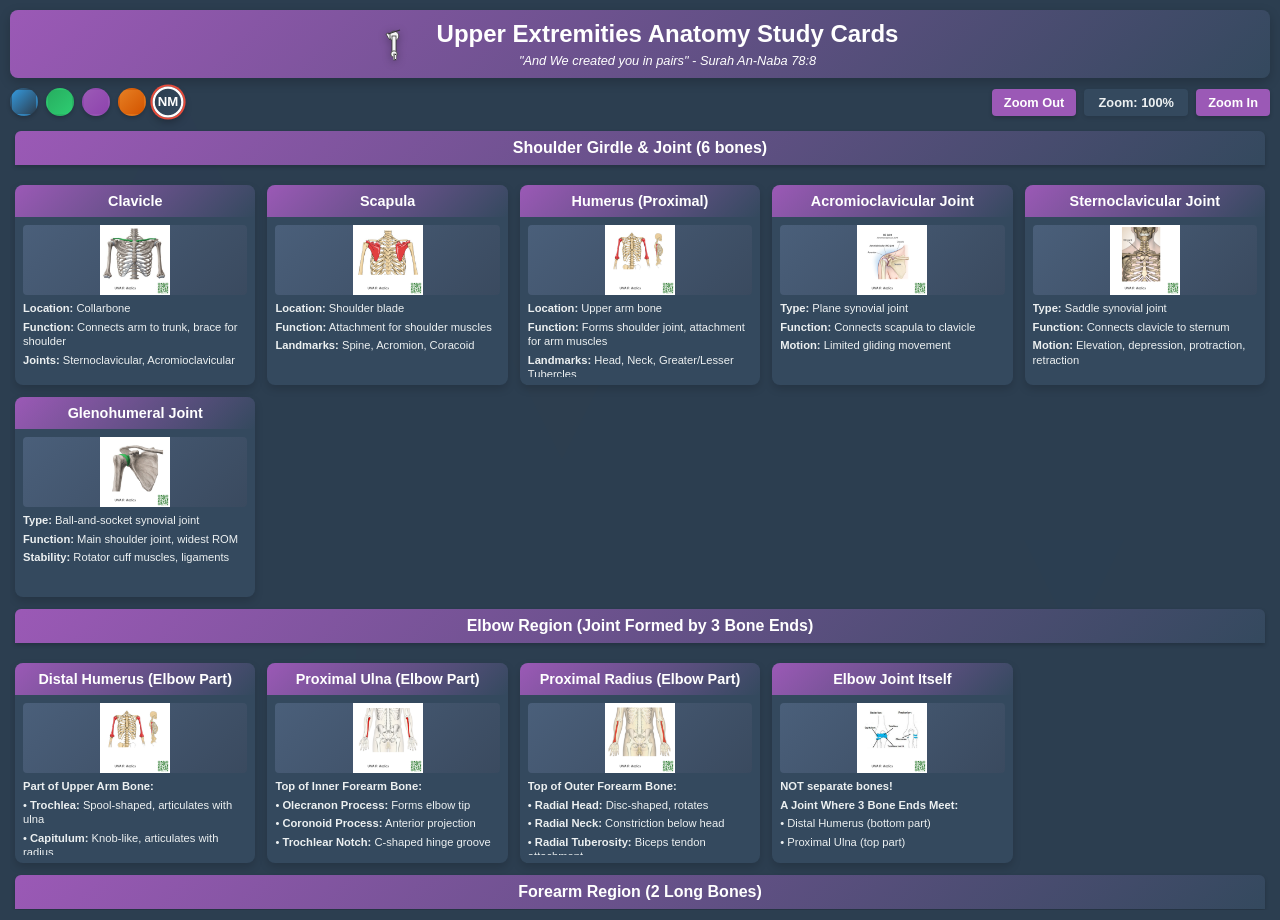
<file: xrayUpper_extremities___Shoulder_joint.html>
<!DOCTYPE html>
<html lang="en">
<head>
    <meta charset="UTF-8">
    <meta name="viewport" content="width=device-width, initial-scale=1.0">
    <title>Upper Extremities Anatomy Study Cards</title>
    <style>
        /* New CSS for image handling */
        .card-image img {
            width: 100%;
            height: 100%;
            object-fit: contain;
            display: block;
            transition: transform 0.3s ease;
        }
        
        .card:hover .card-image img {
            transform: scale(1.05);
        }
        
        .anatomy-table {
            width: 100%;
            font-size: 0.7rem;
            border-collapse: collapse;
            margin: 4px 0;
            background: rgba(255, 255, 255, 0.05);
            border-radius: 4px;
            overflow: hidden;
        }
        
        .anatomy-table th {
            background: var(--primary-color);
            color: white;
            padding: 3px;
            text-align: left;
            font-weight: bold;
        }
        
        .anatomy-table td {
            padding: 3px;
            border-bottom: 1px solid rgba(255, 255, 255, 0.1);
        }
        
        .anatomy-table tr:last-child td {
            border-bottom: none;
        }
        
        .quick-revision {
            background: rgba(231, 76, 60, 0.1);
            padding: 4px;
            border-left: 3px solid var(--accent-color);
            margin: 4px 0;
            font-size: 0.7rem;
            border-radius: 2px;
        }
        
        .xray-anatomy {
            background: rgba(52, 152, 219, 0.1);
            padding: 4px;
            border-left: 3px solid #3498db;
            margin: 4px 0;
            font-size: 0.7rem;
            border-radius: 2px;
        }
        
        /* Rest of the CSS remains exactly as before */
        :root {
            --primary-color: #9b59b6;
            --secondary-color: #34495e;
            --accent-color: #e74c3c;
            --text-color: #ecf0f1;
            --bg-color: #2c3e50;
            --card-bg: #34495e;
            --header-bg: linear-gradient(135deg, #9b59b6, #34495e);
            --font-family: 'Segoe UI', Tahoma, Geneva, Verdana, sans-serif;
            --card-height: 200px;
        }

        /* All other CSS styles remain exactly the same... */
        .theme-blue {
            --primary-color: #3498db;
            --secondary-color: #2c3e50;
            --accent-color: #1abc9c;
            --text-color: #333;
            --bg-color: #f9f9f9;
            --card-bg: #ffffff;
            --header-bg: linear-gradient(135deg, #3498db, #2c3e50);
        }

        .theme-green {
            --primary-color: #27ae60;
            --secondary-color: #2ecc71;
            --accent-color: #16a085;
            --text-color: #333;
            --bg-color: #f9f9f9;
            --card-bg: #ffffff;
            --header-bg: linear-gradient(135deg, #27ae60, #2ecc71);
        }

        .theme-purple {
            --primary-color: #9b59b6;
            --secondary-color: #8e44ad;
            --accent-color: #e74c3c;
            --text-color: #333;
            --bg-color: #f9f9f9;
            --card-bg: #ffffff;
            --header-bg: linear-gradient(135deg, #9b59b6, #8e44ad);
        }

        .theme-orange {
            --primary-color: #e67e22;
            --secondary-color: #d35400;
            --accent-color: #f39c12;
            --text-color: #333;
            --bg-color: #f9f9f9;
            --card-bg: #ffffff;
            --header-bg: linear-gradient(135deg, #e67e22, #d35400);
        }

        .night-mode {
            --primary-color: #9b59b6;
            --secondary-color: #34495e;
            --accent-color: #e74c3c;
            --text-color: #ecf0f1;
            --bg-color: #2c3e50;
            --card-bg: #34495e;
            --header-bg: linear-gradient(135deg, #9b59b6, #34495e);
        }

        body {
            font-family: var(--font-family);
            background-color: var(--bg-color);
            color: var(--text-color);
            margin: 0;
            padding: 10px;
            transition: all 0.5s ease;
            height: 100vh;
            overflow: hidden;
            display: flex;
            flex-direction: column;
            position: relative;
        }

        /* X-ray Background Animation */
        .xray-background {
            position: fixed;
            top: 0;
            left: 0;
            width: 100%;
            height: 100%;
            z-index: -1;
            opacity: 0.1;
            overflow: hidden;
        }

        .xray-triangle {
            position: absolute;
            width: 0;
            height: 0;
            border-style: solid;
            opacity: 0.1;
            animation: floatTriangle 15s infinite linear;
        }

        .triangle-1 {
            border-width: 0 50px 100px 50px;
            border-color: transparent transparent #9b59b6 transparent;
            top: 10%;
            left: 10%;
            animation-delay: 0s;
        }

        .triangle-2 {
            border-width: 100px 50px 0 50px;
            border-color: #3498db transparent transparent transparent;
            top: 60%;
            left: 80%;
            animation-delay: 3s;
        }

        .triangle-3 {
            border-width: 50px 0 50px 100px;
            border-color: transparent transparent transparent #e74c3c;
            top: 30%;
            left: 70%;
            animation-delay: 6s;
        }

        .triangle-4 {
            border-width: 50px 100px 50px 0;
            border-color: transparent #1abc9c transparent transparent;
            top: 70%;
            left: 20%;
            animation-delay: 9s;
        }

        .triangle-5 {
            border-width: 100px 50px 0 50px;
            border-color: #f39c12 transparent transparent transparent;
            top: 40%;
            left: 40%;
            animation-delay: 12s;
        }

        @keyframes floatTriangle {
            0% {
                transform: translateY(0) rotate(0deg);
                opacity: 0.1;
            }
            25% {
                transform: translateY(-20px) rotate(90deg);
                opacity: 0.2;
            }
            50% {
                transform: translateY(0) rotate(180deg);
                opacity: 0.1;
            }
            75% {
                transform: translateY(20px) rotate(270deg);
                opacity: 0.2;
            }
            100% {
                transform: translateY(0) rotate(360deg);
                opacity: 0.1;
            }
        }

        .header {
            text-align: center;
            margin-bottom: 10px;
            padding: 10px;
            background: var(--header-bg);
            color: white;
            border-radius: 8px;
            box-shadow: 0 4px 12px rgba(0, 0, 0, 0.2);
            flex-shrink: 0;
            animation: fadeInDown 0.8s ease-out;
            display: flex;
            align-items: center;
            justify-content: center;
            gap: 15px;
            position: relative;
            z-index: 1;
        }

        .header h1 {
            margin: 0;
            font-size: 1.5rem;
        }

        .header p {
            margin: 5px 0 0;
            font-size: 0.8rem;
            font-style: italic;
        }

        .arm-icon {
            width: 40px;
            height: 40px;
            display: flex;
            align-items: center;
            justify-content: center;
            position: relative;
            animation: float 3s ease-in-out infinite;
        }

        .arm-icon svg {
            width: 100%;
            height: 100%;
            filter: drop-shadow(0 2px 4px rgba(0, 0, 0, 0.3));
        }

        .controls {
            display: flex;
            justify-content: space-between;
            align-items: center;
            margin-bottom: 10px;
            flex-wrap: wrap;
            gap: 8px;
            flex-shrink: 0;
            animation: fadeIn 1s ease-out 0.3s both;
            position: relative;
            z-index: 1;
        }

        .theme-selector, .zoom-controls {
            display: flex;
            gap: 8px;
            align-items: center;
        }

        .theme-icon {
            width: 24px;
            height: 24px;
            border-radius: 50%;
            cursor: pointer;
            border: 2px solid transparent;
            transition: all 0.3s ease;
            box-shadow: 0 2px 4px rgba(0, 0, 0, 0.2);
        }

        .theme-icon:hover {
            transform: scale(1.1) rotate(5deg);
            box-shadow: 0 4px 8px rgba(0, 0, 0, 0.3);
        }

        .theme-icon.active {
            border-color: white;
            box-shadow: 0 0 0 2px var(--accent-color), 0 4px 8px rgba(0, 0, 0, 0.3);
            transform: scale(1.1);
        }

        .theme-blue-icon {
            background: linear-gradient(135deg, #3498db, #2c3e50);
        }

        .theme-green-icon {
            background: linear-gradient(135deg, #27ae60, #2ecc71);
        }

        .theme-purple-icon {
            background: linear-gradient(135deg, #9b59b6, #8e44ad);
        }

        .theme-orange-icon {
            background: linear-gradient(135deg, #e67e22, #d35400);
        }

        .night-mode-icon {
            background: linear-gradient(135deg, #2c3e50, #34495e);
            color: white;
            display: flex;
            align-items: center;
            justify-content: center;
            font-size: 12px;
            font-weight: bold;
        }

        button {
            background: var(--primary-color);
            color: white;
            border: none;
            padding: 6px 12px;
            border-radius: 4px;
            cursor: pointer;
            transition: all 0.3s ease;
            font-weight: bold;
            font-size: 0.8rem;
            box-shadow: 0 2px 4px rgba(0, 0, 0, 0.2);
        }

        button:hover {
            transform: translateY(-2px);
            box-shadow: 0 4px 8px rgba(0, 0, 0, 0.3);
        }

        .zoom-level {
            background: var(--card-bg);
            padding: 6px 12px;
            border-radius: 4px;
            font-weight: bold;
            box-shadow: 0 2px 4px rgba(0, 0, 0, 0.1);
            font-size: 0.8rem;
            min-width: 80px;
            text-align: center;
            transition: all 0.3s ease;
        }

        .container {
            display: grid;
            grid-template-columns: repeat(auto-fill, minmax(200px, 1fr));
            gap: 12px;
            transition: all 0.5s ease;
            overflow-y: auto;
            padding: 5px;
            flex-grow: 1;
            position: relative;
            z-index: 1;
        }

        .section {
            margin-bottom: 15px;
        }

        .section-title {
            background: var(--header-bg);
            color: white;
            padding: 8px;
            border-radius: 6px 6px 0 0;
            margin: 0 0 8px 0;
            font-size: 1rem;
            text-align: center;
            grid-column: 1 / -1;
            animation: slideInLeft 0.6s ease-out;
            box-shadow: 0 2px 4px rgba(0, 0, 0, 0.2);
        }

        .card {
            background: var(--card-bg);
            border-radius: 8px;
            box-shadow: 0 4px 8px rgba(0, 0, 0, 0.15);
            overflow: hidden;
            transition: all 0.4s ease;
            cursor: pointer;
            height: var(--card-height);
            display: flex;
            flex-direction: column;
            animation: fadeInUp 0.6s ease-out;
            position: relative;
            transform-style: preserve-3d;
        }

        .card:hover {
            transform: translateY(-5px) scale(1.02);
            box-shadow: 0 8px 16px rgba(0, 0, 0, 0.25);
        }

        .card:active {
            transform: translateY(-2px) scale(1.01);
            box-shadow: 0 6px 12px rgba(0, 0, 0, 0.2);
        }

        .card.clickable::after {
            content: "Click for Details";
            position: absolute;
            bottom: 5px;
            right: 5px;
            background: var(--accent-color);
            color: white;
            padding: 2px 6px;
            border-radius: 4px;
            font-size: 0.6rem;
            font-weight: bold;
            opacity: 0;
            transition: opacity 0.3s ease;
        }

        .card:hover.clickable::after {
            opacity: 1;
        }

        .card-header {
            padding: 8px;
            background: linear-gradient(135deg, var(--primary-color), var(--secondary-color));
            color: white;
            font-weight: bold;
            text-align: center;
            font-size: 0.9rem;
            flex-shrink: 0;
            transition: all 0.3s ease;
        }

        .card-content {
            padding: 8px;
            flex-grow: 1;
            display: flex;
            flex-direction: column;
            overflow: hidden;
        }

        .card-image {
            width: 100%;
            height: 70px;
            background: linear-gradient(135deg, #4a5f7a, #3a4a5f);
            display: flex;
            align-items: center;
            justify-content: center;
            color: #bdc3c7;
            font-style: italic;
            font-size: 0.7rem;
            border-radius: 4px;
            margin-bottom: 6px;
            flex-shrink: 0;
            transition: all 0.3s ease;
            position: relative;
            overflow: hidden;
        }

        .card-image::before {
            content: '';
            position: absolute;
            top: 0;
            left: -100%;
            width: 100%;
            height: 100%;
            background: linear-gradient(90deg, transparent, rgba(255,255,255,0.2), transparent);
            transition: left 0.5s ease;
        }

        .card:hover .card-image::before {
            left: 100%;
        }

        .theme-blue .card-image,
        .theme-green .card-image,
        .theme-purple .card-image,
        .theme-orange .card-image {
            background: linear-gradient(135deg, #e0e0e0, #f5f5f5);
            color: #777;
        }

        .card-details {
            font-size: 0.7rem;
            line-height: 1.3;
            overflow-y: auto;
            flex-grow: 1;
            transition: all 0.3s ease;
        }

        .card-details p {
            margin: 0 0 4px 0;
        }

        .zoom-1 { transform: scale(0.7); }
        .zoom-2 { transform: scale(0.85); }
        .zoom-3 { transform: scale(1); }
        .zoom-4 { transform: scale(1.15); }
        .zoom-5 { transform: scale(1.3); }

        /* Animation Keyframes */
        @keyframes fadeIn {
            from { opacity: 0; }
            to { opacity: 1; }
        }

        @keyframes fadeInDown {
            from { 
                opacity: 0;
                transform: translateY(-20px);
            }
            to { 
                opacity: 1;
                transform: translateY(0);
            }
        }

        @keyframes fadeInUp {
            from { 
                opacity: 0;
                transform: translateY(20px);
            }
            to { 
                opacity: 1;
                transform: translateY(0);
            }
        }

        @keyframes slideInLeft {
            from { 
                opacity: 0;
                transform: translateX(-30px);
            }
            to { 
                opacity: 1;
                transform: translateX(0);
            }
        }

        @keyframes float {
            0% { transform: translateY(0px); }
            50% { transform: translateY(-5px); }
            100% { transform: translateY(0px); }
        }

        /* Custom scrollbar for webkit browsers */
        .container::-webkit-scrollbar {
            width: 8px;
        }

        .container::-webkit-scrollbar-track {
            background: rgba(0, 0, 0, 0.1);
            border-radius: 4px;
        }

        .container::-webkit-scrollbar-thumb {
            background: var(--primary-color);
            border-radius: 4px;
            transition: all 0.3s ease;
        }

        .container::-webkit-scrollbar-thumb:hover {
            background: var(--accent-color);
        }

        .card-details::-webkit-scrollbar {
            width: 4px;
        }

        .card-details::-webkit-scrollbar-track {
            background: rgba(0, 0, 0, 0.05);
            border-radius: 2px;
        }

        .card-details::-webkit-scrollbar-thumb {
            background: var(--primary-color);
            border-radius: 2px;
        }

        @media (max-width: 768px) {
            .container {
                grid-template-columns: repeat(auto-fill, minmax(150px, 1fr));
            }
            
            .controls {
                flex-direction: column;
                align-items: stretch;
            }
            
            .theme-selector, .zoom-controls {
                justify-content: center;
            }
            
            :root {
                --card-height: 220px;
            }
            
            .header {
                flex-direction: column;
                gap: 8px;
            }
            
            .arm-icon {
                width: 30px;
                height: 30px;
            }
            
            .card.clickable::after {
                font-size: 0.5rem;
                padding: 1px 4px;
            }
        }

        @media (max-width: 480px) {
            .container {
                grid-template-columns: repeat(auto-fill, minmax(130px, 1fr));
            }
            
            :root {
                --card-height: 240px;
            }
        }
    </style>
</head>
<body class="night-mode">
    <!-- X-ray Background Animation -->
    <div class="xray-background">
        <div class="xray-triangle triangle-1"></div>
        <div class="xray-triangle triangle-2"></div>
        <div class="xray-triangle triangle-3"></div>
        <div class="xray-triangle triangle-4"></div>
        <div class="xray-triangle triangle-5"></div>
    </div>

    <div class="header">
        <div class="arm-icon">
            <svg viewBox="0 0 100 100" xmlns="http://www.w3.org/2000/svg">
                <!-- Shoulder joint -->
                <circle cx="30" cy="30" r="12" fill="#f5f5f5" stroke="#333" stroke-width="2"/>
                
                <!-- Humerus bone -->
                <rect x="25" y="30" width="10" height="40" fill="#f5f5f5" stroke="#333" stroke-width="2"/>
                
                <!-- Scapula shape -->
                <path d="M 20 25 Q 15 20 10 25 Q 15 35 20 40 Z" fill="#f5f5f5" stroke="#333" stroke-width="2"/>
                
                <!-- Clavicle bone -->
                <line x1="15" y1="25" x2="45" y2="15" stroke="#333" stroke-width="3"/>
                
                <!-- Elbow joint -->
                <circle cx="30" cy="75" r="8" fill="#f5f5f5" stroke="#333" stroke-width="2"/>
                
                <!-- Radius and Ulna -->
                <rect x="28" y="75" width="4" height="15" fill="#f5f5f5" stroke="#333" stroke-width="1"/>
                <rect x="32" y="75" width="4" height="15" fill="#f5f5f5" stroke="#333" stroke-width="1"/>
            </svg>
        </div>
        <div>
            <h1>Upper Extremities Anatomy Study Cards</h1>
            <p>"And We created you in pairs" - Surah An-Naba 78:8</p>
        </div>
    </div>

    <div class="controls">
        <div class="theme-selector">
            <div class="theme-icon theme-blue-icon" data-theme="theme-blue"></div>
            <div class="theme-icon theme-green-icon" data-theme="theme-green"></div>
            <div class="theme-icon theme-purple-icon" data-theme="theme-purple"></div>
            <div class="theme-icon theme-orange-icon" data-theme="theme-orange"></div>
            <div class="theme-icon night-mode-icon active" data-theme="night-mode">NM</div>
        </div>
        <div class="zoom-controls">
            <button id="zoom-out">Zoom Out</button>
            <div class="zoom-level">Zoom: 100%</div>
            <button id="zoom-in">Zoom In</button>
        </div>
    </div>

    <div class="container" id="card-container">
        <!-- Shoulder Region Section -->
        <h2 class="section-title">Shoulder Girdle & Joint (6 bones)</h2>
        
        <div class="card clickable" data-part="clavicle">
            <div class="card-header">Clavicle</div>
            <div class="card-content">
                <div class="card-image">
                    <img src="clavicle.jpg" alt="Clavicle Diagram">
                </div>
                <div class="card-details">
                    <p><strong>Location:</strong> Collarbone</p>
                    <p><strong>Function:</strong> Connects arm to trunk, brace for shoulder</p>
                    <p><strong>Joints:</strong> Sternoclavicular, Acromioclavicular</p>
                </div>
            </div>
        </div>
        
        <div class="card clickable" data-part="scapula">
            <div class="card-header">Scapula</div>
            <div class="card-content">
                <div class="card-image">
                    <img src="scapula.png" alt="Scapula Diagram">
                </div>
                <div class="card-details">
                    <p><strong>Location:</strong> Shoulder blade</p>
                    <p><strong>Function:</strong> Attachment for shoulder muscles</p>
                    <p><strong>Landmarks:</strong> Spine, Acromion, Coracoid</p>
                </div>
            </div>
        </div>
        
        <div class="card clickable" data-part="humerus">
            <div class="card-header">Humerus (Proximal)</div>
            <div class="card-content">
                <div class="card-image">
                    <img src="humerus.png" alt="Humerus Diagram">
                </div>
                <div class="card-details">
                    <p><strong>Location:</strong> Upper arm bone</p>
                    <p><strong>Function:</strong> Forms shoulder joint, attachment for arm muscles</p>
                    <p><strong>Landmarks:</strong> Head, Neck, Greater/Lesser Tubercles</p>
                </div>
            </div>
        </div>

        <div class="card clickable" data-part="acromioclavicular">
            <div class="card-header">Acromioclavicular Joint</div>
            <div class="card-content">
                <div class="card-image">
                    <img src="ac-joint.png" alt="AC Joint Diagram">
                </div>
                <div class="card-details">
                    <p><strong>Type:</strong> Plane synovial joint</p>
                    <p><strong>Function:</strong> Connects scapula to clavicle</p>
                    <p><strong>Motion:</strong> Limited gliding movement</p>
                </div>
            </div>
        </div>
        
        <div class="card clickable" data-part="sternoclavicular">
            <div class="card-header">Sternoclavicular Joint</div>
            <div class="card-content">
                <div class="card-image">
                    <img src="sc-joint.png" alt="SC Joint Diagram">
                </div>
                <div class="card-details">
                    <p><strong>Type:</strong> Saddle synovial joint</p>
                    <p><strong>Function:</strong> Connects clavicle to sternum</p>
                    <p><strong>Motion:</strong> Elevation, depression, protraction, retraction</p>
                </div>
            </div>
        </div>
        
        <div class="card clickable" data-part="glenohumeral">
            <div class="card-header">Glenohumeral Joint</div>
            <div class="card-content">
                <div class="card-image">
                    <img src="gh-joint.png" alt="Shoulder Joint Diagram">
                </div>
                <div class="card-details">
                    <p><strong>Type:</strong> Ball-and-socket synovial joint</p>
                    <p><strong>Function:</strong> Main shoulder joint, widest ROM</p>
                    <p><strong>Stability:</strong> Rotator cuff muscles, ligaments</p>
                </div>
            </div>
        </div>

        <!-- ELBOW REGION - CORRECTED VERSION -->
        <h2 class="section-title">Elbow Region (Joint Formed by 3 Bone Ends)</h2>
        
        <div class="card clickable" data-part="humerus-distal-elbow">
            <div class="card-header">Distal Humerus (Elbow Part)</div>
            <div class="card-content">
                <div class="card-image">
                    <img src="humerus.png" alt="Distal Humerus">
                </div>
                <div class="card-details">
                    <p><strong>Part of Upper Arm Bone:</strong></p>
                    <p>• <strong>Trochlea:</strong> Spool-shaped, articulates with ulna</p>
                    <p>• <strong>Capitulum:</strong> Knob-like, articulates with radius</p>
                    <p>• <strong>Medial Epicondyle:</strong> "Funny bone" bump</p>
                    <p>• <strong>Lateral Epicondyle:</strong> Extensor muscle origin</p>
                    <p><em>This is just the bottom part of the humerus bone</em></p>
                </div>
            </div>
        </div>
        
        <div class="card clickable" data-part="ulna-proximal-elbow">
            <div class="card-header">Proximal Ulna (Elbow Part)</div>
            <div class="card-content">
                <div class="card-image">
                    <img src="ulna.png" alt="Proximal Ulna">
                </div>
                <div class="card-details">
                    <p><strong>Top of Inner Forearm Bone:</strong></p>
                    <p>• <strong>Olecranon Process:</strong> Forms elbow tip</p>
                    <p>• <strong>Coronoid Process:</strong> Anterior projection</p>
                    <p>• <strong>Trochlear Notch:</strong> C-shaped hinge groove</p>
                    <p>• <strong>Radial Notch:</strong> Articulates with radius</p>
                    <p><em>This is just the top part of the ulna bone</em></p>
                </div>
            </div>
        </div>
        
        <div class="card clickable" data-part="radius-proximal-elbow">
            <div class="card-header">Proximal Radius (Elbow Part)</div>
            <div class="card-content">
                <div class="card-image">
                    <img src="Radius.png" alt="Proximal Radius">
                </div>
                <div class="card-details">
                    <p><strong>Top of Outer Forearm Bone:</strong></p>
                    <p>• <strong>Radial Head:</strong> Disc-shaped, rotates</p>
                    <p>• <strong>Radial Neck:</strong> Constriction below head</p>
                    <p>• <strong>Radial Tuberosity:</strong> Biceps tendon attachment</p>
                    <p>• <strong>Annular Ligament:</strong> Stabilizes radial head</p>
                    <p><em>This is just the top part of the radius bone</em></p>
                </div>
            </div>
        </div>
        
        <div class="card clickable" data-part="elbow-joint-explanation">
            <div class="card-header">Elbow Joint Itself</div>
            <div class="card-content">
                <div class="card-image">
                    <img src="elbow-joint.png" alt="Elbow Articulation">
                </div>
                <div class="card-details">
                    <p><strong>NOT separate bones!</strong></p>
                    <p><strong>A Joint Where 3 Bone Ends Meet:</strong></p>
                    <p>• Distal Humerus (bottom part)</p>
                    <p>• Proximal Ulna (top part)</p>
                    <p>• Proximal Radius (top part)</p>
                    <p><strong>3 Articulations:</strong></p>
                    <p>• Humeroulnar (hinge)</p>
                    <p>• Humeroradial (pivot)</p>
                    <p>• Proximal Radioulnar (pivot)</p>
                </div>
            </div>
        </div>

        <!-- FOREARM REGION - SEPARATED -->
        <h2 class="section-title">Forearm Region (2 Long Bones)</h2>
        
        <div class="card clickable" data-part="radius-shaft">
            <div class="card-header">Radius (Shaft)</div>
            <div class="card-content">
                <div class="card-image">
                    <img src="Radius.png" alt="Radius Shaft">
                </div>
                <div class="card-details">
                    <p><strong>Location:</strong> Lateral forearm bone</p>
                    <p><strong>Function:</strong> Rotates around ulna</p>
                    <p><strong>Movement:</strong> Supination/pronation</p>
                    <p><strong>Distal End:</strong> Articulates with carpal bones</p>
                </div>
            </div>
        </div>
        
        <div class="card clickable" data-part="ulna-shaft">
            <div class="card-header">Ulna (Shaft)</div>
            <div class="card-content">
                <div class="card-image">
                    <img src="ulna.png" alt="Ulna Shaft">
                </div>
                <div class="card-details">
                    <p><strong>Location:</strong> Medial forearm bone</p>
                    <p><strong>Function:</strong> Stable reference bone</p>
                    <p><strong>Distal End:</strong> Styloid process, triangular fibrocartilage</p>
                    <p><strong>Note:</strong> Does not directly articulate with carpal bones</p>
                </div>
            </div>
        </div>

        <!-- WRIST REGION - SEPARATED -->
        <h2 class="section-title">Wrist Region (8 Carpal Bones)</h2>
        
        <div class="card clickable" data-part="proximal-carpal-row">
            <div class="card-header">Proximal Carpal Row</div>
            <div class="card-content">
                <div class="card-image">
                    <img src="wrist-proximal distal.png" alt="Proximal Carpals">
                </div>
                <div class="card-details">
                    <p><strong>Bones (4):</strong></p>
                    <p>• <strong>Scaphoid:</strong> Most lateral, articulates with radius</p>
                    <p>• <strong>Lunate:</strong> Crescent-shaped, articulates with radius</p>
                    <p>• <strong>Triquetrum:</strong> Pyramid-shaped, articulates with TFCC</p>
                    <p>• <strong>Pisiform:</strong> Sesamoid bone in flexor carpi ulnaris</p>
                </div>
            </div>
        </div>
        
        <div class="card clickable" data-part="distal-carpal-row">
            <div class="card-header">Distal Carpal Row</div>
            <div class="card-content">
                <div class="card-image">
                    <img src="wrist-proximal distal.png" alt="Distal Carpals">
                </div>
                <div class="card-details">
                    <p><strong>Bones (4):</strong></p>
                    <p>• <strong>Trapezium:</strong> Saddle joint with 1st metacarpal</p>
                    <p>• <strong>Trapezoid:</strong> Smallest carpal, wedge-shaped</p>
                    <p>• <strong>Capitate:</strong> Largest carpal, head articulates with lunate</p>
                    <p>• <strong>Hamate:</strong> Has hook (hamulus) for ligament attachment</p>
                </div>
            </div>
        </div>
        
        <div class="card clickable" data-part="wrist-joint-complex">
            <div class="card-header">Wrist Joint Complex</div>
            <div class="card-content">
                <div class="card-image">
                    <img src="wrist2.png" alt="Wrist Joint">
                </div>
                <div class="card-details">
                    <p><strong>Type:</strong> Condyloid synovial joint</p>
                    <p><strong>Main Joint:</strong> Radiocarpal joint</p>
                    <p><strong>Movements:</strong> Flexion/Extension, Radial/Ulnar deviation</p>
                    <p><strong>Stability:</strong> Multiple ligaments, triangular fibrocartilage complex</p>
                </div>
            </div>
        </div>

        <!-- HAND & FINGERS Section -->
        <h2 class="section-title">Hand & Fingers (19 bones)</h2>
        
        <div class="card clickable" data-part="metacarpals">
            <div class="card-header">Metacarpals (5)</div>
            <div class="card-content">
                <div class="card-image">
                    <img src="metacarpals.png" alt="Metacarpals">
                </div>
                <div class="card-details">
                    <p><strong>Location:</strong> Palm bones</p>
                    <p><strong>Numbering:</strong> I (thumb) to V (little finger)</p>
                    <p><strong>Joints:</strong> Carpometacarpal (CMC), Metacarpophalangeal (MCP)</p>
                    <p><strong>Special:</strong> 1st metacarpal (thumb) has saddle CMC joint</p>
                </div>
            </div>
        </div>
        
        <div class="card clickable" data-part="phalanges">
            <div class="card-header">Phalanges (14)</div>
            <div class="card-content">
                <div class="card-image">
                    <img src="phalanges.png" alt="Phalanges">
                </div>
                <div class="card-details">
                    <p><strong>Location:</strong> Finger bones</p>
                    <p><strong>Segments:</strong></p>
                    <p>• Proximal phalanges (5)</p>
                    <p>• Middle phalanges (4) - thumb has none</p>
                    <p>• Distal phalanges (5)</p>
                    <p><strong>Joints:</strong> PIP, DIP joints (hinge type)</p>
                </div>
            </div>
        </div>
        
        <div class="card clickable" data-part="thumb-special">
            <div class="card-header">Thumb (Pollex)</div>
            <div class="card-content">
                <div class="card-image">
                    <img src="thumb.png" alt="Thumb">
                </div>
                <div class="card-details">
                    <p><strong>Unique Features:</strong></p>
                    <p>• Only 2 phalanges (others have 3)</p>
                    <p>• Saddle CMC joint allows opposition</p>
                    <p>• Wider range of motion</p>
                    <p>• Muscles: Thenar eminence, adductor pollicis</p>
                </div>
            </div>
        </div>
    </div>

    <script>
        // Theme switching functionality
        const themeIcons = document.querySelectorAll('.theme-icon');
        
        // Set night mode as default
        document.body.classList.add('night-mode');
        
        themeIcons.forEach(icon => {
            icon.addEventListener('click', function() {
                // Remove active class from all icons
                themeIcons.forEach(i => i.classList.remove('active'));
                
                // Add active class to clicked icon
                this.classList.add('active');
                
                // Get the theme from data attribute
                const theme = this.getAttribute('data-theme');
                
                // Remove all theme classes from body
                document.body.classList.remove('theme-blue', 'theme-green', 'theme-purple', 'theme-orange', 'night-mode');
                
                // Add the selected theme class
                document.body.classList.add(theme);
            });
        });

        // Zoom functionality
        let currentZoom = 3;
        const zoomLevels = ['70%', '85%', '100%', '115%', '130%'];
        const container = document.getElementById('card-container');
        const zoomDisplay = document.querySelector('.zoom-level');

        document.getElementById('zoom-in').addEventListener('click', function() {
            if (currentZoom < 5) {
                currentZoom++;
                updateZoom();
            }
        });

        document.getElementById('zoom-out').addEventListener('click', function() {
            if (currentZoom > 1) {
                currentZoom--;
                updateZoom();
            }
        });

        function updateZoom() {
            // Remove all zoom classes
            container.classList.remove('zoom-1', 'zoom-2', 'zoom-3', 'zoom-4', 'zoom-5');
            // Add current zoom class
            container.classList.add(`zoom-${currentZoom}`);
            // Update zoom display
            zoomDisplay.textContent = `Zoom: ${zoomLevels[currentZoom-1]}`;
        }

        // Initialize zoom
        updateZoom();
        
        // Add staggered animation to cards
        document.addEventListener('DOMContentLoaded', function() {
            const cards = document.querySelectorAll('.card');
            cards.forEach((card, index) => {
                card.style.animationDelay = `${index * 0.05}s`;
            });
        });

        // Make cards clickable - OPEN IN NEW HTML FILE
        document.querySelectorAll('.card.clickable').forEach(card => {
            card.addEventListener('click', function() {
                const partName = this.getAttribute('data-part');
                // Open new HTML file based on data-part attribute
                window.open(partName + '.html', '_blank');
            });
        });
    </script>
</body>
</html>
</file>
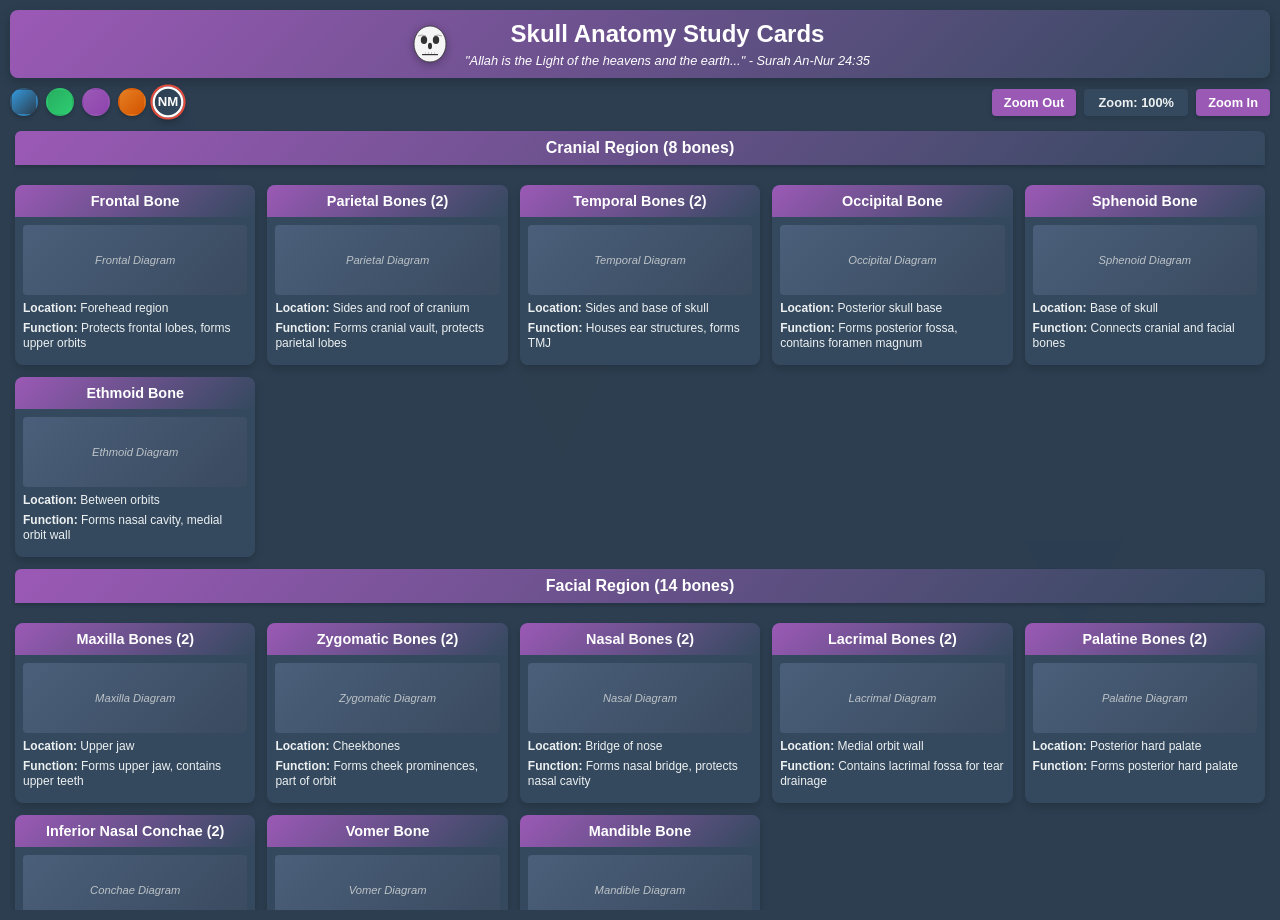
<file: xrayXray_Skull.html>
<!DOCTYPE html>
<html lang="en">
<head>
    <meta charset="UTF-8">
    <meta name="viewport" content="width=device-width, initial-scale=1.0">
    <title>Skull Anatomy Study Cards</title>
    <style>
        :root {
            --primary-color: #9b59b6;
            --secondary-color: #34495e;
            --accent-color: #e74c3c;
            --text-color: #ecf0f1;
            --bg-color: #2c3e50;
            --card-bg: #34495e;
            --header-bg: linear-gradient(135deg, #9b59b6, #34495e);
            --font-family: 'Segoe UI', Tahoma, Geneva, Verdana, sans-serif;
            --card-height: 180px;
        }

        .theme-blue {
            --primary-color: #3498db;
            --secondary-color: #2c3e50;
            --accent-color: #1abc9c;
            --text-color: #333;
            --bg-color: #f9f9f9;
            --card-bg: #ffffff;
            --header-bg: linear-gradient(135deg, #3498db, #2c3e50);
        }

        .theme-green {
            --primary-color: #27ae60;
            --secondary-color: #2ecc71;
            --accent-color: #16a085;
            --text-color: #333;
            --bg-color: #f9f9f9;
            --card-bg: #ffffff;
            --header-bg: linear-gradient(135deg, #27ae60, #2ecc71);
        }

        .theme-purple {
            --primary-color: #9b59b6;
            --secondary-color: #8e44ad;
            --accent-color: #e74c3c;
            --text-color: #333;
            --bg-color: #f9f9f9;
            --card-bg: #ffffff;
            --header-bg: linear-gradient(135deg, #9b59b6, #8e44ad);
        }

        .theme-orange {
            --primary-color: #e67e22;
            --secondary-color: #d35400;
            --accent-color: #f39c12;
            --text-color: #333;
            --bg-color: #f9f9f9;
            --card-bg: #ffffff;
            --header-bg: linear-gradient(135deg, #e67e22, #d35400);
        }

        .night-mode {
            --primary-color: #9b59b6;
            --secondary-color: #34495e;
            --accent-color: #e74c3c;
            --text-color: #ecf0f1;
            --bg-color: #2c3e50;
            --card-bg: #34495e;
            --header-bg: linear-gradient(135deg, #9b59b6, #34495e);
        }

        body {
            font-family: var(--font-family);
            background-color: var(--bg-color);
            color: var(--text-color);
            margin: 0;
            padding: 10px;
            transition: all 0.5s ease;
            height: 100vh;
            overflow: hidden;
            display: flex;
            flex-direction: column;
            position: relative;
        }

        /* X-ray Background Animation */
        .xray-background {
            position: fixed;
            top: 0;
            left: 0;
            width: 100%;
            height: 100%;
            z-index: -1;
            opacity: 0.1;
            overflow: hidden;
        }

        .xray-triangle {
            position: absolute;
            width: 0;
            height: 0;
            border-style: solid;
            opacity: 0.1;
            animation: floatTriangle 15s infinite linear;
        }

        .triangle-1 {
            border-width: 0 50px 100px 50px;
            border-color: transparent transparent #9b59b6 transparent;
            top: 10%;
            left: 10%;
            animation-delay: 0s;
        }

        .triangle-2 {
            border-width: 100px 50px 0 50px;
            border-color: #3498db transparent transparent transparent;
            top: 60%;
            left: 80%;
            animation-delay: 3s;
        }

        .triangle-3 {
            border-width: 50px 0 50px 100px;
            border-color: transparent transparent transparent #e74c3c;
            top: 30%;
            left: 70%;
            animation-delay: 6s;
        }

        .triangle-4 {
            border-width: 50px 100px 50px 0;
            border-color: transparent #1abc9c transparent transparent;
            top: 70%;
            left: 20%;
            animation-delay: 9s;
        }

        .triangle-5 {
            border-width: 100px 50px 0 50px;
            border-color: #f39c12 transparent transparent transparent;
            top: 40%;
            left: 40%;
            animation-delay: 12s;
        }

        @keyframes floatTriangle {
            0% {
                transform: translateY(0) rotate(0deg);
                opacity: 0.1;
            }
            25% {
                transform: translateY(-20px) rotate(90deg);
                opacity: 0.2;
            }
            50% {
                transform: translateY(0) rotate(180deg);
                opacity: 0.1;
            }
            75% {
                transform: translateY(20px) rotate(270deg);
                opacity: 0.2;
            }
            100% {
                transform: translateY(0) rotate(360deg);
                opacity: 0.1;
            }
        }

        .header {
            text-align: center;
            margin-bottom: 10px;
            padding: 10px;
            background: var(--header-bg);
            color: white;
            border-radius: 8px;
            box-shadow: 0 4px 12px rgba(0, 0, 0, 0.2);
            flex-shrink: 0;
            animation: fadeInDown 0.8s ease-out;
            display: flex;
            align-items: center;
            justify-content: center;
            gap: 15px;
            position: relative;
            z-index: 1;
        }

        .header h1 {
            margin: 0;
            font-size: 1.5rem;
        }

        .header p {
            margin: 5px 0 0;
            font-size: 0.8rem;
            font-style: italic;
        }

        .skull-icon {
            width: 40px;
            height: 40px;
            display: flex;
            align-items: center;
            justify-content: center;
            position: relative;
            animation: float 3s ease-in-out infinite;
        }

        .skull-icon svg {
            width: 100%;
            height: 100%;
            filter: drop-shadow(0 2px 4px rgba(0, 0, 0, 0.3));
        }

        .controls {
            display: flex;
            justify-content: space-between;
            align-items: center;
            margin-bottom: 10px;
            flex-wrap: wrap;
            gap: 8px;
            flex-shrink: 0;
            animation: fadeIn 1s ease-out 0.3s both;
            position: relative;
            z-index: 1;
        }

        .theme-selector, .zoom-controls {
            display: flex;
            gap: 8px;
            align-items: center;
        }

        .theme-icon {
            width: 24px;
            height: 24px;
            border-radius: 50%;
            cursor: pointer;
            border: 2px solid transparent;
            transition: all 0.3s ease;
            box-shadow: 0 2px 4px rgba(0, 0, 0, 0.2);
        }

        .theme-icon:hover {
            transform: scale(1.1) rotate(5deg);
            box-shadow: 0 4px 8px rgba(0, 0, 0, 0.3);
        }

        .theme-icon.active {
            border-color: white;
            box-shadow: 0 0 0 2px var(--accent-color), 0 4px 8px rgba(0, 0, 0, 0.3);
            transform: scale(1.1);
        }

        .theme-blue-icon {
            background: linear-gradient(135deg, #3498db, #2c3e50);
        }

        .theme-green-icon {
            background: linear-gradient(135deg, #27ae60, #2ecc71);
        }

        .theme-purple-icon {
            background: linear-gradient(135deg, #9b59b6, #8e44ad);
        }

        .theme-orange-icon {
            background: linear-gradient(135deg, #e67e22, #d35400);
        }

        .night-mode-icon {
            background: linear-gradient(135deg, #2c3e50, #34495e);
            color: white;
            display: flex;
            align-items: center;
            justify-content: center;
            font-size: 12px;
            font-weight: bold;
        }

        button {
            background: var(--primary-color);
            color: white;
            border: none;
            padding: 6px 12px;
            border-radius: 4px;
            cursor: pointer;
            transition: all 0.3s ease;
            font-weight: bold;
            font-size: 0.8rem;
            box-shadow: 0 2px 4px rgba(0, 0, 0, 0.2);
        }

        button:hover {
            transform: translateY(-2px);
            box-shadow: 0 4px 8px rgba(0, 0, 0, 0.3);
        }

        .zoom-level {
            background: var(--card-bg);
            padding: 6px 12px;
            border-radius: 4px;
            font-weight: bold;
            box-shadow: 0 2px 4px rgba(0, 0, 0, 0.1);
            font-size: 0.8rem;
            min-width: 80px;
            text-align: center;
            transition: all 0.3s ease;
        }

        .container {
            display: grid;
            grid-template-columns: repeat(auto-fill, minmax(200px, 1fr));
            gap: 12px;
            transition: all 0.5s ease;
            overflow-y: auto;
            padding: 5px;
            flex-grow: 1;
            position: relative;
            z-index: 1;
        }

        .section {
            margin-bottom: 15px;
        }

        .section-title {
            background: var(--header-bg);
            color: white;
            padding: 8px;
            border-radius: 6px 6px 0 0;
            margin: 0 0 8px 0;
            font-size: 1rem;
            text-align: center;
            grid-column: 1 / -1;
            animation: slideInLeft 0.6s ease-out;
            box-shadow: 0 2px 4px rgba(0, 0, 0, 0.2);
        }

        .card {
            background: var(--card-bg);
            border-radius: 8px;
            box-shadow: 0 4px 8px rgba(0, 0, 0, 0.15);
            overflow: hidden;
            transition: all 0.4s ease;
            cursor: pointer;
            height: var(--card-height);
            display: flex;
            flex-direction: column;
            animation: fadeInUp 0.6s ease-out;
            position: relative;
            transform-style: preserve-3d;
        }

        .card:hover {
            transform: translateY(-5px) scale(1.02);
            box-shadow: 0 8px 16px rgba(0, 0, 0, 0.25);
        }

        .card:active {
            transform: translateY(-2px) scale(1.01);
            box-shadow: 0 6px 12px rgba(0, 0, 0, 0.2);
        }

        .card.clickable::after {
            content: "Click for Details";
            position: absolute;
            bottom: 5px;
            right: 5px;
            background: var(--accent-color);
            color: white;
            padding: 2px 6px;
            border-radius: 4px;
            font-size: 0.6rem;
            font-weight: bold;
            opacity: 0;
            transition: opacity 0.3s ease;
        }

        .card:hover.clickable::after {
            opacity: 1;
        }

        .card-header {
            padding: 8px;
            background: linear-gradient(135deg, var(--primary-color), var(--secondary-color));
            color: white;
            font-weight: bold;
            text-align: center;
            font-size: 0.9rem;
            flex-shrink: 0;
            transition: all 0.3s ease;
        }

        .card-content {
            padding: 8px;
            flex-grow: 1;
            display: flex;
            flex-direction: column;
            overflow: hidden;
        }

        .card-image {
            width: 100%;
            height: 70px;
            background: linear-gradient(135deg, #4a5f7a, #3a4a5f);
            display: flex;
            align-items: center;
            justify-content: center;
            color: #bdc3c7;
            font-style: italic;
            font-size: 0.7rem;
            border-radius: 4px;
            margin-bottom: 6px;
            flex-shrink: 0;
            transition: all 0.3s ease;
            position: relative;
            overflow: hidden;
        }

        .card-image::before {
            content: '';
            position: absolute;
            top: 0;
            left: -100%;
            width: 100%;
            height: 100%;
            background: linear-gradient(90deg, transparent, rgba(255,255,255,0.2), transparent);
            transition: left 0.5s ease;
        }

        .card:hover .card-image::before {
            left: 100%;
        }

        .theme-blue .card-image,
        .theme-green .card-image,
        .theme-purple .card-image,
        .theme-orange .card-image {
            background: linear-gradient(135deg, #e0e0e0, #f5f5f5);
            color: #777;
        }

        .card-details {
            font-size: 0.75rem;
            line-height: 1.3;
            overflow-y: auto;
            flex-grow: 1;
            transition: all 0.3s ease;
        }

        .card-details p {
            margin: 0 0 4px 0;
        }

        .zoom-1 { transform: scale(0.7); }
        .zoom-2 { transform: scale(0.85); }
        .zoom-3 { transform: scale(1); }
        .zoom-4 { transform: scale(1.15); }
        .zoom-5 { transform: scale(1.3); }

        /* Animation Keyframes */
        @keyframes fadeIn {
            from { opacity: 0; }
            to { opacity: 1; }
        }

        @keyframes fadeInDown {
            from { 
                opacity: 0;
                transform: translateY(-20px);
            }
            to { 
                opacity: 1;
                transform: translateY(0);
            }
        }

        @keyframes fadeInUp {
            from { 
                opacity: 0;
                transform: translateY(20px);
            }
            to { 
                opacity: 1;
                transform: translateY(0);
            }
        }

        @keyframes slideInLeft {
            from { 
                opacity: 0;
                transform: translateX(-30px);
            }
            to { 
                opacity: 1;
                transform: translateX(0);
            }
        }

        @keyframes float {
            0% { transform: translateY(0px); }
            50% { transform: translateY(-5px); }
            100% { transform: translateY(0px); }
        }

        /* Custom scrollbar for webkit browsers */
        .container::-webkit-scrollbar {
            width: 8px;
        }

        .container::-webkit-scrollbar-track {
            background: rgba(0, 0, 0, 0.1);
            border-radius: 4px;
        }

        .container::-webkit-scrollbar-thumb {
            background: var(--primary-color);
            border-radius: 4px;
            transition: all 0.3s ease;
        }

        .container::-webkit-scrollbar-thumb:hover {
            background: var(--accent-color);
        }

        .card-details::-webkit-scrollbar {
            width: 4px;
        }

        .card-details::-webkit-scrollbar-track {
            background: rgba(0, 0, 0, 0.05);
            border-radius: 2px;
        }

        .card-details::-webkit-scrollbar-thumb {
            background: var(--primary-color);
            border-radius: 2px;
        }

        @media (max-width: 768px) {
            .container {
                grid-template-columns: repeat(auto-fill, minmax(150px, 1fr));
            }
            
            .controls {
                flex-direction: column;
                align-items: stretch;
            }
            
            .theme-selector, .zoom-controls {
                justify-content: center;
            }
            
            :root {
                --card-height: 160px;
            }
            
            .header {
                flex-direction: column;
                gap: 8px;
            }
            
            .skull-icon {
                width: 30px;
                height: 30px;
            }
            
            .card.clickable::after {
                font-size: 0.5rem;
                padding: 1px 4px;
            }
        }

        @media (max-width: 480px) {
            .container {
                grid-template-columns: repeat(auto-fill, minmax(130px, 1fr));
            }
            
            :root {
                --card-height: 150px;
            }
        }
    </style>
</head>
<body class="night-mode">
    <!-- X-ray Background Animation -->
    <div class="xray-background">
        <div class="xray-triangle triangle-1"></div>
        <div class="xray-triangle triangle-2"></div>
        <div class="xray-triangle triangle-3"></div>
        <div class="xray-triangle triangle-4"></div>
        <div class="xray-triangle triangle-5"></div>
    </div>

    <div class="header">
        <div class="skull-icon">
            <svg viewBox="0 0 100 100" xmlns="http://www.w3.org/2000/svg">
                <!-- Skull shape -->
                <ellipse cx="50" cy="50" rx="40" ry="45" fill="#f5f5f5" stroke="#333" stroke-width="2"/>
                
                <!-- Eye sockets -->
                <ellipse cx="35" cy="40" rx="8" ry="10" fill="#333"/>
                <ellipse cx="65" cy="40" rx="8" ry="10" fill="#333"/>
                
                <!-- Nasal cavity -->
                <ellipse cx="50" cy="55" rx="5" ry="8" fill="#333"/>
                
                <!-- Teeth -->
                <rect x="30" y="70" width="40" height="8" fill="#333"/>
                <rect x="30" y="70" width="8" height="5" fill="#f5f5f5"/>
                <rect x="38" y="70" width="8" height="5" fill="#f5f5f5"/>
                <rect x="46" y="70" width="8" height="5" fill="#f5f5f5"/>
                <rect x="54" y="70" width="8" height="5" fill="#f5f5f5"/>
                <rect x="62" y="70" width="8" height="5" fill="#f5f5f5"/>
                
                <!-- Cracks/details -->
                <path d="M 20 30 Q 30 25 40 30" stroke="#333" stroke-width="1" fill="none"/>
                <path d="M 60 30 Q 70 25 80 30" stroke="#333" stroke-width="1" fill="none"/>
            </svg>
        </div>
        <div>
            <h1>Skull Anatomy Study Cards</h1>
            <p>"Allah is the Light of the heavens and the earth..." - Surah An-Nur 24:35</p>
        </div>
    </div>

    <div class="controls">
        <div class="theme-selector">
            <div class="theme-icon theme-blue-icon" data-theme="theme-blue"></div>
            <div class="theme-icon theme-green-icon" data-theme="theme-green"></div>
            <div class="theme-icon theme-purple-icon" data-theme="theme-purple"></div>
            <div class="theme-icon theme-orange-icon" data-theme="theme-orange"></div>
            <div class="theme-icon night-mode-icon active" data-theme="night-mode">NM</div>
        </div>
        <div class="zoom-controls">
            <button id="zoom-out">Zoom Out</button>
            <div class="zoom-level">Zoom: 100%</div>
            <button id="zoom-in">Zoom In</button>
        </div>
    </div>

    <div class="container" id="card-container">
        <!-- Cranial Bones Section -->
        <h2 class="section-title">Cranial Region (8 bones)</h2>
        
        <div class="card clickable" data-bone="frontal">
            <div class="card-header">Frontal Bone</div>
            <div class="card-content">
                <div class="card-image">Frontal Diagram</div>
                <div class="card-details">
                    <p><strong>Location:</strong> Forehead region</p>
                    <p><strong>Function:</strong> Protects frontal lobes, forms upper orbits</p>
                </div>
            </div>
        </div>
        
        <div class="card clickable" data-bone="parietal">
            <div class="card-header">Parietal Bones (2)</div>
            <div class="card-content">
                <div class="card-image">Parietal Diagram</div>
                <div class="card-details">
                    <p><strong>Location:</strong> Sides and roof of cranium</p>
                    <p><strong>Function:</strong> Forms cranial vault, protects parietal lobes</p>
                </div>
            </div>
        </div>
        
        <div class="card clickable" data-bone="temporal">
            <div class="card-header">Temporal Bones (2)</div>
            <div class="card-content">
                <div class="card-image">Temporal Diagram</div>
                <div class="card-details">
                    <p><strong>Location:</strong> Sides and base of skull</p>
                    <p><strong>Function:</strong> Houses ear structures, forms TMJ</p>
                </div>
            </div>
        </div>
        
        <div class="card clickable" data-bone="occipital">
            <div class="card-header">Occipital Bone</div>
            <div class="card-content">
                <div class="card-image">Occipital Diagram</div>
                <div class="card-details">
                    <p><strong>Location:</strong> Posterior skull base</p>
                    <p><strong>Function:</strong> Forms posterior fossa, contains foramen magnum</p>
                </div>
            </div>
        </div>
        
        <div class="card clickable" data-bone="sphenoid">
            <div class="card-header">Sphenoid Bone</div>
            <div class="card-content">
                <div class="card-image">Sphenoid Diagram</div>
                <div class="card-details">
                    <p><strong>Location:</strong> Base of skull</p>
                    <p><strong>Function:</strong> Connects cranial and facial bones</p>
                </div>
            </div>
        </div>
        
        <div class="card clickable" data-bone="ethmoid">
            <div class="card-header">Ethmoid Bone</div>
            <div class="card-content">
                <div class="card-image">Ethmoid Diagram</div>
                <div class="card-details">
                    <p><strong>Location:</strong> Between orbits</p>
                    <p><strong>Function:</strong> Forms nasal cavity, medial orbit wall</p>
                </div>
            </div>
        </div>

        <!-- Facial Bones Section -->
        <h2 class="section-title">Facial Region (14 bones)</h2>
        
        <div class="card clickable" data-bone="maxilla">
            <div class="card-header">Maxilla Bones (2)</div>
            <div class="card-content">
                <div class="card-image">Maxilla Diagram</div>
                <div class="card-details">
                    <p><strong>Location:</strong> Upper jaw</p>
                    <p><strong>Function:</strong> Forms upper jaw, contains upper teeth</p>
                </div>
            </div>
        </div>
        
        <div class="card clickable" data-bone="zygomatic">
            <div class="card-header">Zygomatic Bones (2)</div>
            <div class="card-content">
                <div class="card-image">Zygomatic Diagram</div>
                <div class="card-details">
                    <p><strong>Location:</strong> Cheekbones</p>
                    <p><strong>Function:</strong> Forms cheek prominences, part of orbit</p>
                </div>
            </div>
        </div>
        
        <div class="card clickable" data-bone="nasal">
            <div class="card-header">Nasal Bones (2)</div>
            <div class="card-content">
                <div class="card-image">Nasal Diagram</div>
                <div class="card-details">
                    <p><strong>Location:</strong> Bridge of nose</p>
                    <p><strong>Function:</strong> Forms nasal bridge, protects nasal cavity</p>
                </div>
            </div>
        </div>
        
        <div class="card clickable" data-bone="lacrimal">
            <div class="card-header">Lacrimal Bones (2)</div>
            <div class="card-content">
                <div class="card-image">Lacrimal Diagram</div>
                <div class="card-details">
                    <p><strong>Location:</strong> Medial orbit wall</p>
                    <p><strong>Function:</strong> Contains lacrimal fossa for tear drainage</p>
                </div>
            </div>
        </div>
        
        <div class="card clickable" data-bone="palatine">
            <div class="card-header">Palatine Bones (2)</div>
            <div class="card-content">
                <div class="card-image">Palatine Diagram</div>
                <div class="card-details">
                    <p><strong>Location:</strong> Posterior hard palate</p>
                    <p><strong>Function:</strong> Forms posterior hard palate</p>
                </div>
            </div>
        </div>
        
        <div class="card clickable" data-bone="conchae">
            <div class="card-header">Inferior Nasal Conchae (2)</div>
            <div class="card-content">
                <div class="card-image">Conchae Diagram</div>
                <div class="card-details">
                    <p><strong>Location:</strong> Nasal cavity walls</p>
                    <p><strong>Function:</strong> Increases nasal surface area</p>
                </div>
            </div>
        </div>
        
        <div class="card clickable" data-bone="vomer">
            <div class="card-header">Vomer Bone</div>
            <div class="card-content">
                <div class="card-image">Vomer Diagram</div>
                <div class="card-details">
                    <p><strong>Location:</strong> Nasal septum</p>
                    <p><strong>Function:</strong> Forms inferior nasal septum</p>
                </div>
            </div>
        </div>
        
        <div class="card clickable" data-bone="mandible">
            <div class="card-header">Mandible Bone</div>
            <div class="card-content">
                <div class="card-image">Mandible Diagram</div>
                <div class="card-details">
                    <p><strong>Location:</strong> Lower jaw</p>
                    <p><strong>Function:</strong> Only movable skull bone, contains lower teeth</p>
                </div>
            </div>
        </div>
    </div>

    <script>
        // Theme switching functionality
        const themeIcons = document.querySelectorAll('.theme-icon');
        
        // Set night mode as default
        document.body.classList.add('night-mode');
        
        themeIcons.forEach(icon => {
            icon.addEventListener('click', function() {
                // Remove active class from all icons
                themeIcons.forEach(i => i.classList.remove('active'));
                
                // Add active class to clicked icon
                this.classList.add('active');
                
                // Get the theme from data attribute
                const theme = this.getAttribute('data-theme');
                
                // Remove all theme classes from body
                document.body.classList.remove('theme-blue', 'theme-green', 'theme-purple', 'theme-orange', 'night-mode');
                
                // Add the selected theme class
                document.body.classList.add(theme);
            });
        });

        // Zoom functionality
        let currentZoom = 3;
        const zoomLevels = ['70%', '85%', '100%', '115%', '130%'];
        const container = document.getElementById('card-container');
        const zoomDisplay = document.querySelector('.zoom-level');

        document.getElementById('zoom-in').addEventListener('click', function() {
            if (currentZoom < 5) {
                currentZoom++;
                updateZoom();
            }
        });

        document.getElementById('zoom-out').addEventListener('click', function() {
            if (currentZoom > 1) {
                currentZoom--;
                updateZoom();
            }
        });

        function updateZoom() {
            // Remove all zoom classes
            container.classList.remove('zoom-1', 'zoom-2', 'zoom-3', 'zoom-4', 'zoom-5');
            // Add current zoom class
            container.classList.add(`zoom-${currentZoom}`);
            // Update zoom display
            zoomDisplay.textContent = `Zoom: ${zoomLevels[currentZoom-1]}`;
        }

        // Initialize zoom
        updateZoom();
        
        // Add staggered animation to cards
        document.addEventListener('DOMContentLoaded', function() {
            const cards = document.querySelectorAll('.card');
            cards.forEach((card, index) => {
                card.style.animationDelay = `${index * 0.05}s`;
            });
        });

        // Make cards clickable to open new HTML pages
        document.querySelectorAll('.card.clickable').forEach(card => {
            card.addEventListener('click', function() {
                const boneName = this.getAttribute('data-bone');
                // Open corresponding HTML file in a new tab
                window.open(`${boneName}.html`, '_blank');
            });
        });
    </script>
</body>
</html>
</file>
